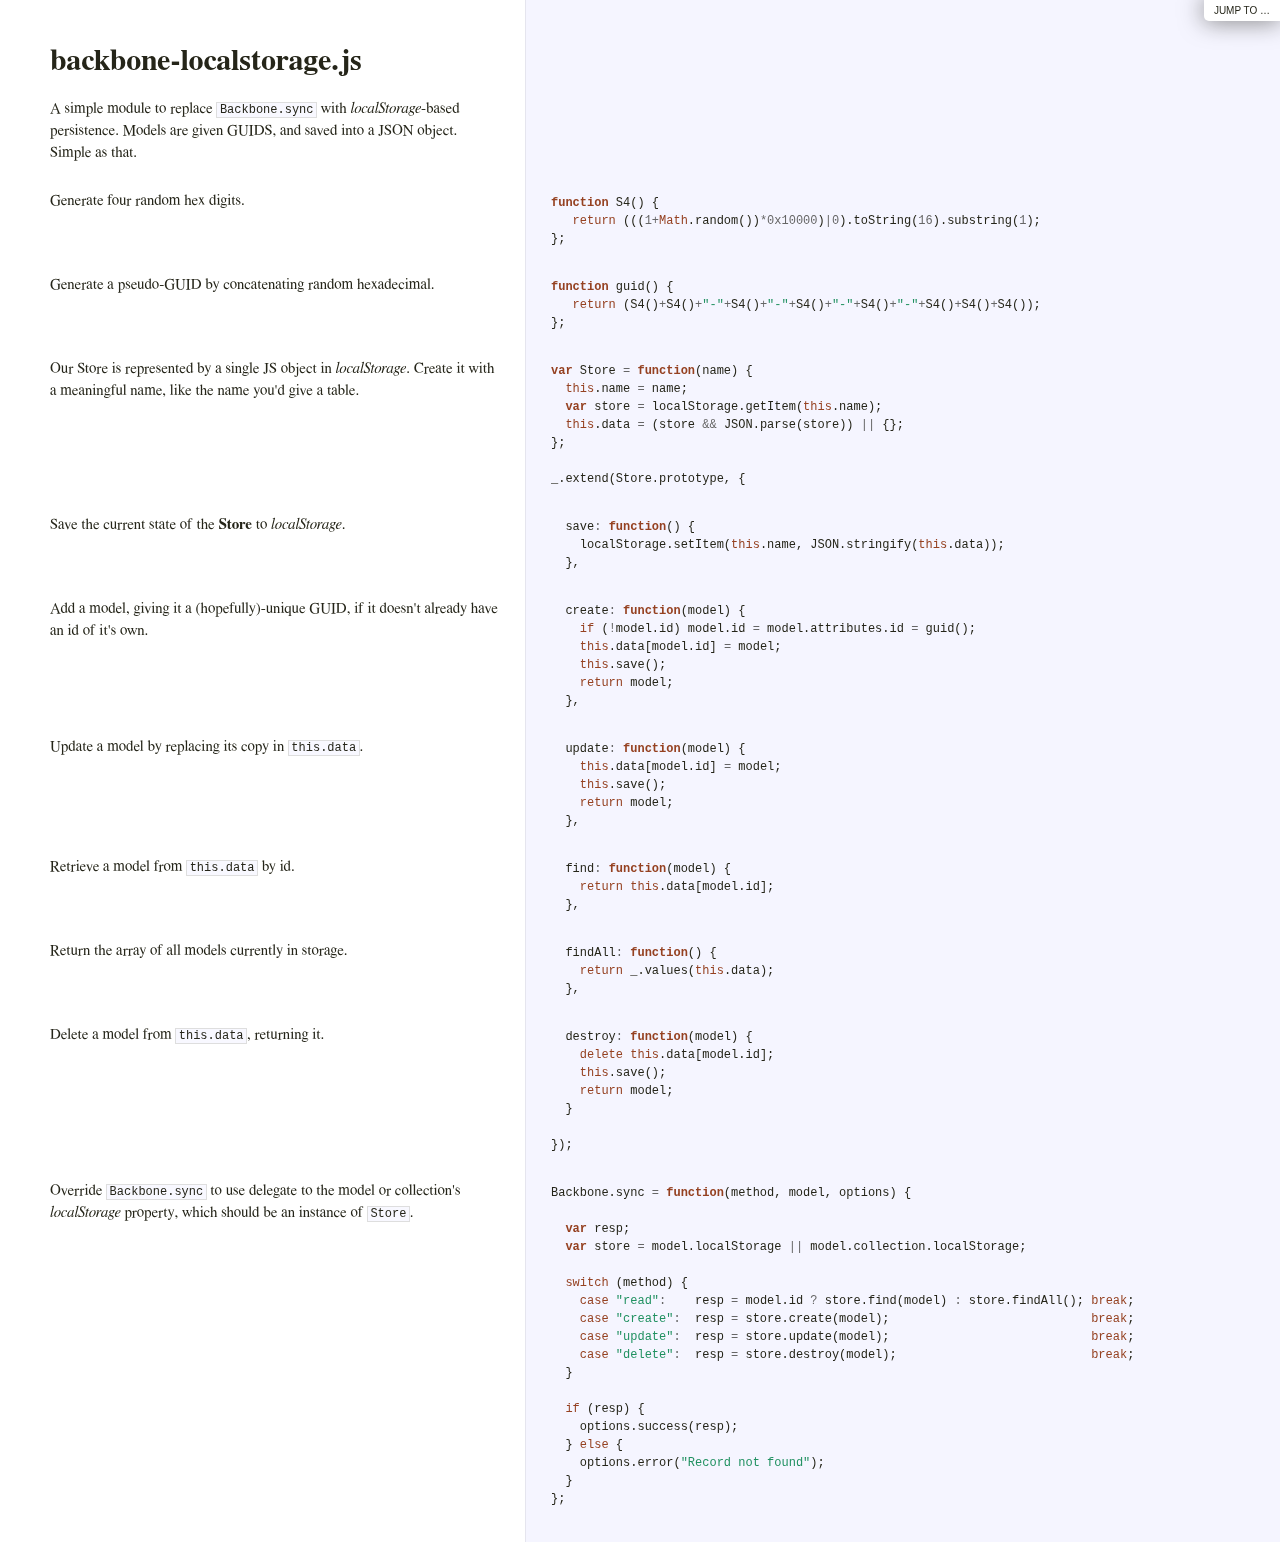
<file: static/backbone/docs/backbone-localstorage.html>
<!DOCTYPE html>  <html> <head>   <title>backbone-localstorage.js</title>   <meta http-equiv="content-type" content="text/html; charset=UTF-8">   <link rel="stylesheet" media="all" href="docco.css" /> </head> <body>   <div id="container">     <div id="background"></div>            <div id="jump_to">         Jump To &hellip;         <div id="jump_wrapper">           <div id="jump_page">                                           <a class="source" href="backbone-localstorage.html">                 backbone-localstorage.js               </a>                                           <a class="source" href="todos.html">                 todos.js               </a>                        </div>         </div>       </div>          <table cellpadding="0" cellspacing="0">       <thead>         <tr>           <th class="docs">             <h1>               backbone-localstorage.js             </h1>           </th>           <th class="code">           </th>         </tr>       </thead>       <tbody>                               <tr id="section-1">             <td class="docs">               <div class="pilwrap">                 <a class="pilcrow" href="#section-1">&#182;</a>               </div>               <p>A simple module to replace <code>Backbone.sync</code> with <em>localStorage</em>-based
persistence. Models are given GUIDS, and saved into a JSON object. Simple
as that.</p>             </td>             <td class="code">               <div class="highlight"><pre></pre></div>             </td>           </tr>                               <tr id="section-2">             <td class="docs">               <div class="pilwrap">                 <a class="pilcrow" href="#section-2">&#182;</a>               </div>               <p>Generate four random hex digits.</p>             </td>             <td class="code">               <div class="highlight"><pre><span class="kd">function</span> <span class="nx">S4</span><span class="p">()</span> <span class="p">{</span>
   <span class="k">return</span> <span class="p">(((</span><span class="mi">1</span><span class="o">+</span><span class="nb">Math</span><span class="p">.</span><span class="nx">random</span><span class="p">())</span><span class="o">*</span><span class="mh">0x10000</span><span class="p">)</span><span class="o">|</span><span class="mi">0</span><span class="p">).</span><span class="nx">toString</span><span class="p">(</span><span class="mi">16</span><span class="p">).</span><span class="nx">substring</span><span class="p">(</span><span class="mi">1</span><span class="p">);</span>
<span class="p">};</span></pre></div>             </td>           </tr>                               <tr id="section-3">             <td class="docs">               <div class="pilwrap">                 <a class="pilcrow" href="#section-3">&#182;</a>               </div>               <p>Generate a pseudo-GUID by concatenating random hexadecimal.</p>             </td>             <td class="code">               <div class="highlight"><pre><span class="kd">function</span> <span class="nx">guid</span><span class="p">()</span> <span class="p">{</span>
   <span class="k">return</span> <span class="p">(</span><span class="nx">S4</span><span class="p">()</span><span class="o">+</span><span class="nx">S4</span><span class="p">()</span><span class="o">+</span><span class="s2">&quot;-&quot;</span><span class="o">+</span><span class="nx">S4</span><span class="p">()</span><span class="o">+</span><span class="s2">&quot;-&quot;</span><span class="o">+</span><span class="nx">S4</span><span class="p">()</span><span class="o">+</span><span class="s2">&quot;-&quot;</span><span class="o">+</span><span class="nx">S4</span><span class="p">()</span><span class="o">+</span><span class="s2">&quot;-&quot;</span><span class="o">+</span><span class="nx">S4</span><span class="p">()</span><span class="o">+</span><span class="nx">S4</span><span class="p">()</span><span class="o">+</span><span class="nx">S4</span><span class="p">());</span>
<span class="p">};</span></pre></div>             </td>           </tr>                               <tr id="section-4">             <td class="docs">               <div class="pilwrap">                 <a class="pilcrow" href="#section-4">&#182;</a>               </div>               <p>Our Store is represented by a single JS object in <em>localStorage</em>. Create it
with a meaningful name, like the name you'd give a table.</p>             </td>             <td class="code">               <div class="highlight"><pre><span class="kd">var</span> <span class="nx">Store</span> <span class="o">=</span> <span class="kd">function</span><span class="p">(</span><span class="nx">name</span><span class="p">)</span> <span class="p">{</span>
  <span class="k">this</span><span class="p">.</span><span class="nx">name</span> <span class="o">=</span> <span class="nx">name</span><span class="p">;</span>
  <span class="kd">var</span> <span class="nx">store</span> <span class="o">=</span> <span class="nx">localStorage</span><span class="p">.</span><span class="nx">getItem</span><span class="p">(</span><span class="k">this</span><span class="p">.</span><span class="nx">name</span><span class="p">);</span>
  <span class="k">this</span><span class="p">.</span><span class="nx">data</span> <span class="o">=</span> <span class="p">(</span><span class="nx">store</span> <span class="o">&amp;&amp;</span> <span class="nx">JSON</span><span class="p">.</span><span class="nx">parse</span><span class="p">(</span><span class="nx">store</span><span class="p">))</span> <span class="o">||</span> <span class="p">{};</span>
<span class="p">};</span>

<span class="nx">_</span><span class="p">.</span><span class="nx">extend</span><span class="p">(</span><span class="nx">Store</span><span class="p">.</span><span class="nx">prototype</span><span class="p">,</span> <span class="p">{</span></pre></div>             </td>           </tr>                               <tr id="section-5">             <td class="docs">               <div class="pilwrap">                 <a class="pilcrow" href="#section-5">&#182;</a>               </div>               <p>Save the current state of the <strong>Store</strong> to <em>localStorage</em>.</p>             </td>             <td class="code">               <div class="highlight"><pre>  <span class="nx">save</span><span class="o">:</span> <span class="kd">function</span><span class="p">()</span> <span class="p">{</span>
    <span class="nx">localStorage</span><span class="p">.</span><span class="nx">setItem</span><span class="p">(</span><span class="k">this</span><span class="p">.</span><span class="nx">name</span><span class="p">,</span> <span class="nx">JSON</span><span class="p">.</span><span class="nx">stringify</span><span class="p">(</span><span class="k">this</span><span class="p">.</span><span class="nx">data</span><span class="p">));</span>
  <span class="p">},</span></pre></div>             </td>           </tr>                               <tr id="section-6">             <td class="docs">               <div class="pilwrap">                 <a class="pilcrow" href="#section-6">&#182;</a>               </div>               <p>Add a model, giving it a (hopefully)-unique GUID, if it doesn't already
have an id of it's own.</p>             </td>             <td class="code">               <div class="highlight"><pre>  <span class="nx">create</span><span class="o">:</span> <span class="kd">function</span><span class="p">(</span><span class="nx">model</span><span class="p">)</span> <span class="p">{</span>
    <span class="k">if</span> <span class="p">(</span><span class="o">!</span><span class="nx">model</span><span class="p">.</span><span class="nx">id</span><span class="p">)</span> <span class="nx">model</span><span class="p">.</span><span class="nx">id</span> <span class="o">=</span> <span class="nx">model</span><span class="p">.</span><span class="nx">attributes</span><span class="p">.</span><span class="nx">id</span> <span class="o">=</span> <span class="nx">guid</span><span class="p">();</span>
    <span class="k">this</span><span class="p">.</span><span class="nx">data</span><span class="p">[</span><span class="nx">model</span><span class="p">.</span><span class="nx">id</span><span class="p">]</span> <span class="o">=</span> <span class="nx">model</span><span class="p">;</span>
    <span class="k">this</span><span class="p">.</span><span class="nx">save</span><span class="p">();</span>
    <span class="k">return</span> <span class="nx">model</span><span class="p">;</span>
  <span class="p">},</span></pre></div>             </td>           </tr>                               <tr id="section-7">             <td class="docs">               <div class="pilwrap">                 <a class="pilcrow" href="#section-7">&#182;</a>               </div>               <p>Update a model by replacing its copy in <code>this.data</code>.</p>             </td>             <td class="code">               <div class="highlight"><pre>  <span class="nx">update</span><span class="o">:</span> <span class="kd">function</span><span class="p">(</span><span class="nx">model</span><span class="p">)</span> <span class="p">{</span>
    <span class="k">this</span><span class="p">.</span><span class="nx">data</span><span class="p">[</span><span class="nx">model</span><span class="p">.</span><span class="nx">id</span><span class="p">]</span> <span class="o">=</span> <span class="nx">model</span><span class="p">;</span>
    <span class="k">this</span><span class="p">.</span><span class="nx">save</span><span class="p">();</span>
    <span class="k">return</span> <span class="nx">model</span><span class="p">;</span>
  <span class="p">},</span></pre></div>             </td>           </tr>                               <tr id="section-8">             <td class="docs">               <div class="pilwrap">                 <a class="pilcrow" href="#section-8">&#182;</a>               </div>               <p>Retrieve a model from <code>this.data</code> by id.</p>             </td>             <td class="code">               <div class="highlight"><pre>  <span class="nx">find</span><span class="o">:</span> <span class="kd">function</span><span class="p">(</span><span class="nx">model</span><span class="p">)</span> <span class="p">{</span>
    <span class="k">return</span> <span class="k">this</span><span class="p">.</span><span class="nx">data</span><span class="p">[</span><span class="nx">model</span><span class="p">.</span><span class="nx">id</span><span class="p">];</span>
  <span class="p">},</span></pre></div>             </td>           </tr>                               <tr id="section-9">             <td class="docs">               <div class="pilwrap">                 <a class="pilcrow" href="#section-9">&#182;</a>               </div>               <p>Return the array of all models currently in storage.</p>             </td>             <td class="code">               <div class="highlight"><pre>  <span class="nx">findAll</span><span class="o">:</span> <span class="kd">function</span><span class="p">()</span> <span class="p">{</span>
    <span class="k">return</span> <span class="nx">_</span><span class="p">.</span><span class="nx">values</span><span class="p">(</span><span class="k">this</span><span class="p">.</span><span class="nx">data</span><span class="p">);</span>
  <span class="p">},</span></pre></div>             </td>           </tr>                               <tr id="section-10">             <td class="docs">               <div class="pilwrap">                 <a class="pilcrow" href="#section-10">&#182;</a>               </div>               <p>Delete a model from <code>this.data</code>, returning it.</p>             </td>             <td class="code">               <div class="highlight"><pre>  <span class="nx">destroy</span><span class="o">:</span> <span class="kd">function</span><span class="p">(</span><span class="nx">model</span><span class="p">)</span> <span class="p">{</span>
    <span class="k">delete</span> <span class="k">this</span><span class="p">.</span><span class="nx">data</span><span class="p">[</span><span class="nx">model</span><span class="p">.</span><span class="nx">id</span><span class="p">];</span>
    <span class="k">this</span><span class="p">.</span><span class="nx">save</span><span class="p">();</span>
    <span class="k">return</span> <span class="nx">model</span><span class="p">;</span>
  <span class="p">}</span>

<span class="p">});</span></pre></div>             </td>           </tr>                               <tr id="section-11">             <td class="docs">               <div class="pilwrap">                 <a class="pilcrow" href="#section-11">&#182;</a>               </div>               <p>Override <code>Backbone.sync</code> to use delegate to the model or collection's
<em>localStorage</em> property, which should be an instance of <code>Store</code>.</p>             </td>             <td class="code">               <div class="highlight"><pre><span class="nx">Backbone</span><span class="p">.</span><span class="nx">sync</span> <span class="o">=</span> <span class="kd">function</span><span class="p">(</span><span class="nx">method</span><span class="p">,</span> <span class="nx">model</span><span class="p">,</span> <span class="nx">options</span><span class="p">)</span> <span class="p">{</span>

  <span class="kd">var</span> <span class="nx">resp</span><span class="p">;</span>
  <span class="kd">var</span> <span class="nx">store</span> <span class="o">=</span> <span class="nx">model</span><span class="p">.</span><span class="nx">localStorage</span> <span class="o">||</span> <span class="nx">model</span><span class="p">.</span><span class="nx">collection</span><span class="p">.</span><span class="nx">localStorage</span><span class="p">;</span>

  <span class="k">switch</span> <span class="p">(</span><span class="nx">method</span><span class="p">)</span> <span class="p">{</span>
    <span class="k">case</span> <span class="s2">&quot;read&quot;</span><span class="o">:</span>    <span class="nx">resp</span> <span class="o">=</span> <span class="nx">model</span><span class="p">.</span><span class="nx">id</span> <span class="o">?</span> <span class="nx">store</span><span class="p">.</span><span class="nx">find</span><span class="p">(</span><span class="nx">model</span><span class="p">)</span> <span class="o">:</span> <span class="nx">store</span><span class="p">.</span><span class="nx">findAll</span><span class="p">();</span> <span class="k">break</span><span class="p">;</span>
    <span class="k">case</span> <span class="s2">&quot;create&quot;</span><span class="o">:</span>  <span class="nx">resp</span> <span class="o">=</span> <span class="nx">store</span><span class="p">.</span><span class="nx">create</span><span class="p">(</span><span class="nx">model</span><span class="p">);</span>                            <span class="k">break</span><span class="p">;</span>
    <span class="k">case</span> <span class="s2">&quot;update&quot;</span><span class="o">:</span>  <span class="nx">resp</span> <span class="o">=</span> <span class="nx">store</span><span class="p">.</span><span class="nx">update</span><span class="p">(</span><span class="nx">model</span><span class="p">);</span>                            <span class="k">break</span><span class="p">;</span>
    <span class="k">case</span> <span class="s2">&quot;delete&quot;</span><span class="o">:</span>  <span class="nx">resp</span> <span class="o">=</span> <span class="nx">store</span><span class="p">.</span><span class="nx">destroy</span><span class="p">(</span><span class="nx">model</span><span class="p">);</span>                           <span class="k">break</span><span class="p">;</span>
  <span class="p">}</span>

  <span class="k">if</span> <span class="p">(</span><span class="nx">resp</span><span class="p">)</span> <span class="p">{</span>
    <span class="nx">options</span><span class="p">.</span><span class="nx">success</span><span class="p">(</span><span class="nx">resp</span><span class="p">);</span>
  <span class="p">}</span> <span class="k">else</span> <span class="p">{</span>
    <span class="nx">options</span><span class="p">.</span><span class="nx">error</span><span class="p">(</span><span class="s2">&quot;Record not found&quot;</span><span class="p">);</span>
  <span class="p">}</span>
<span class="p">};</span>

</pre></div>             </td>           </tr>                </tbody>     </table>   </div> </body> </html>
</file>
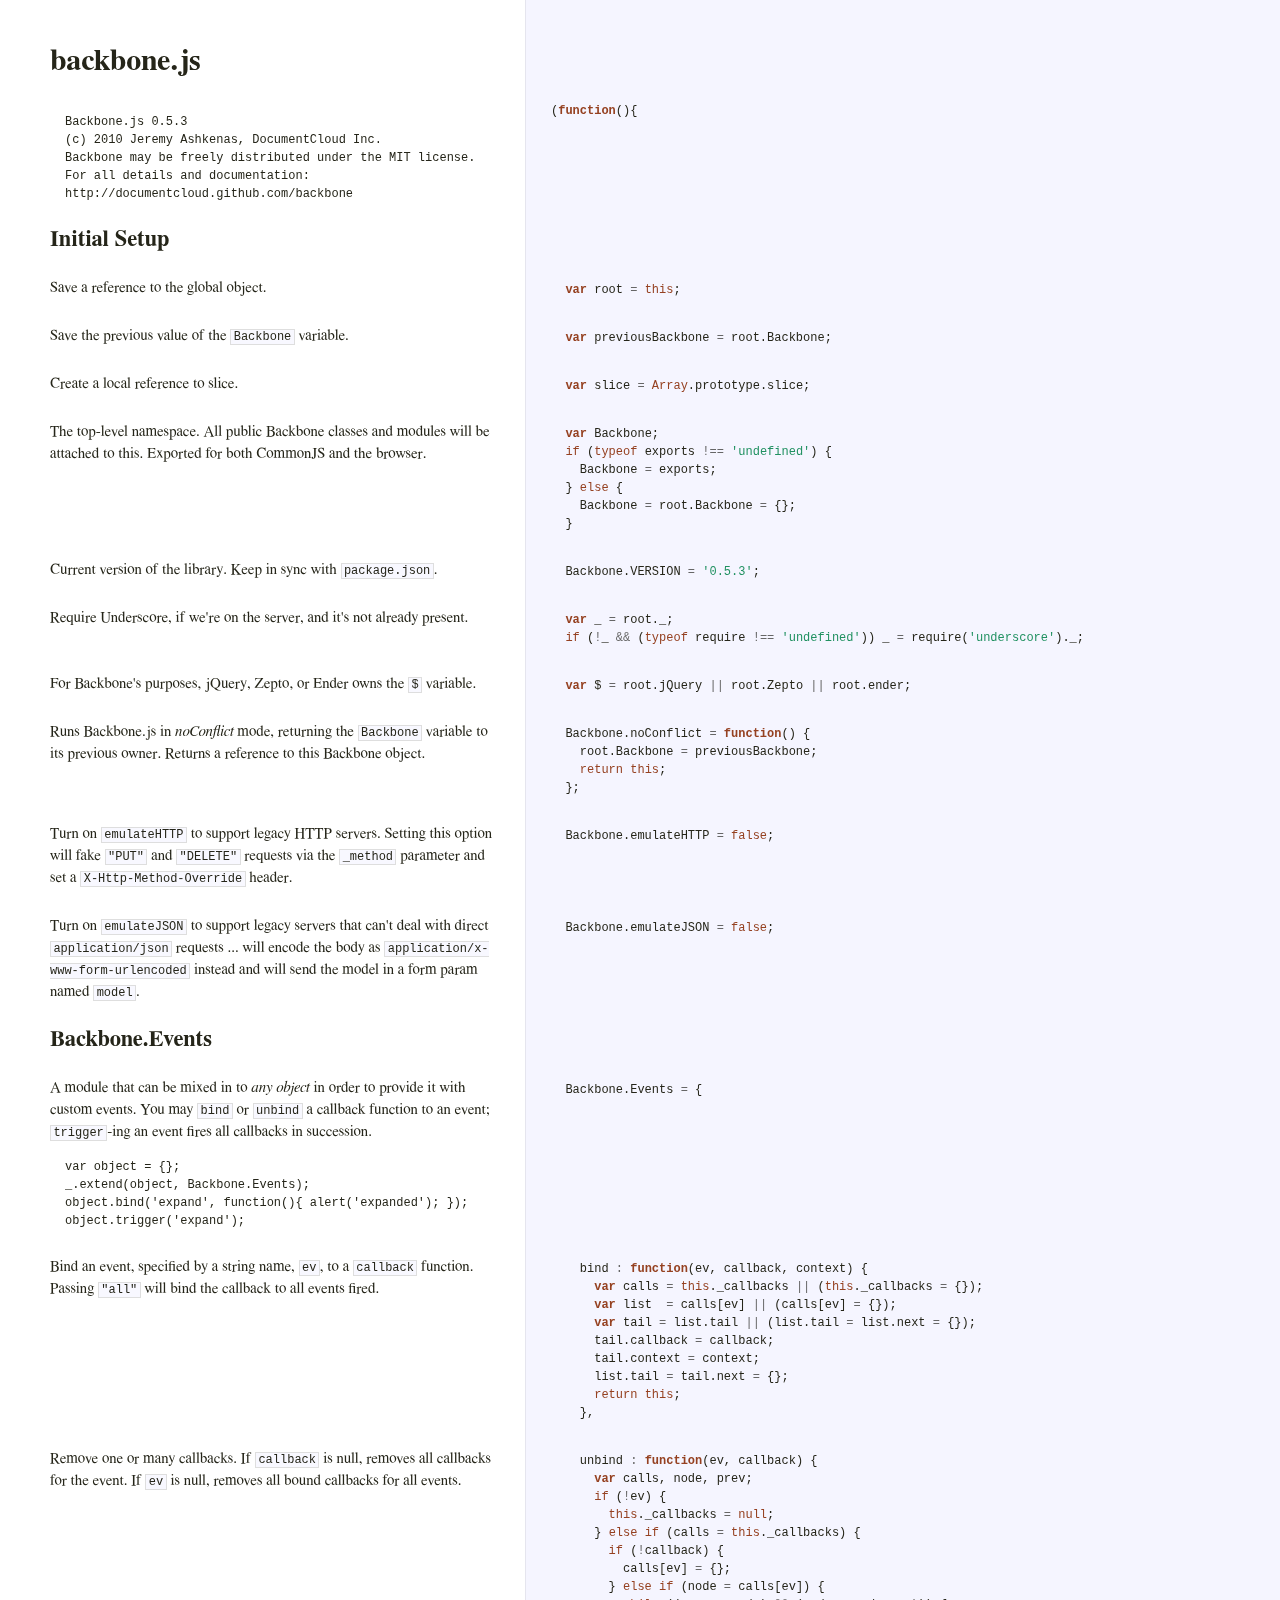
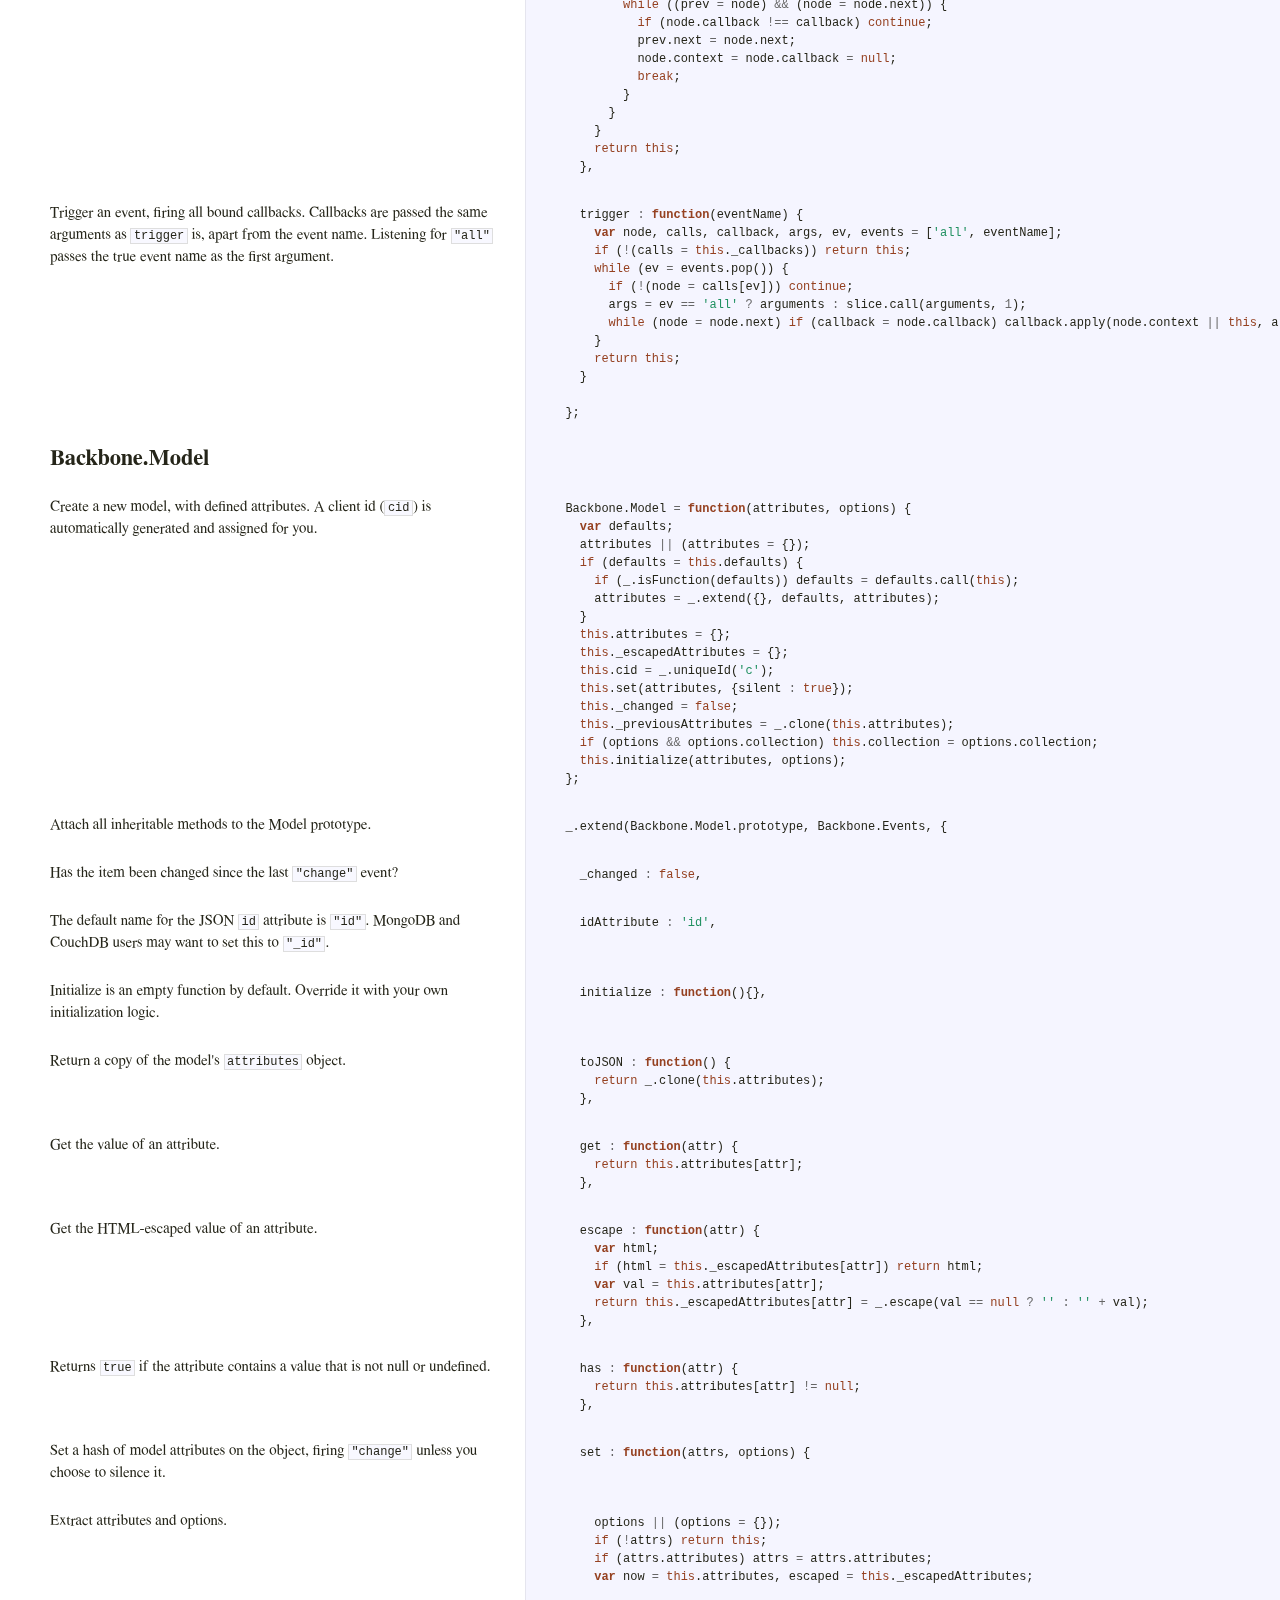
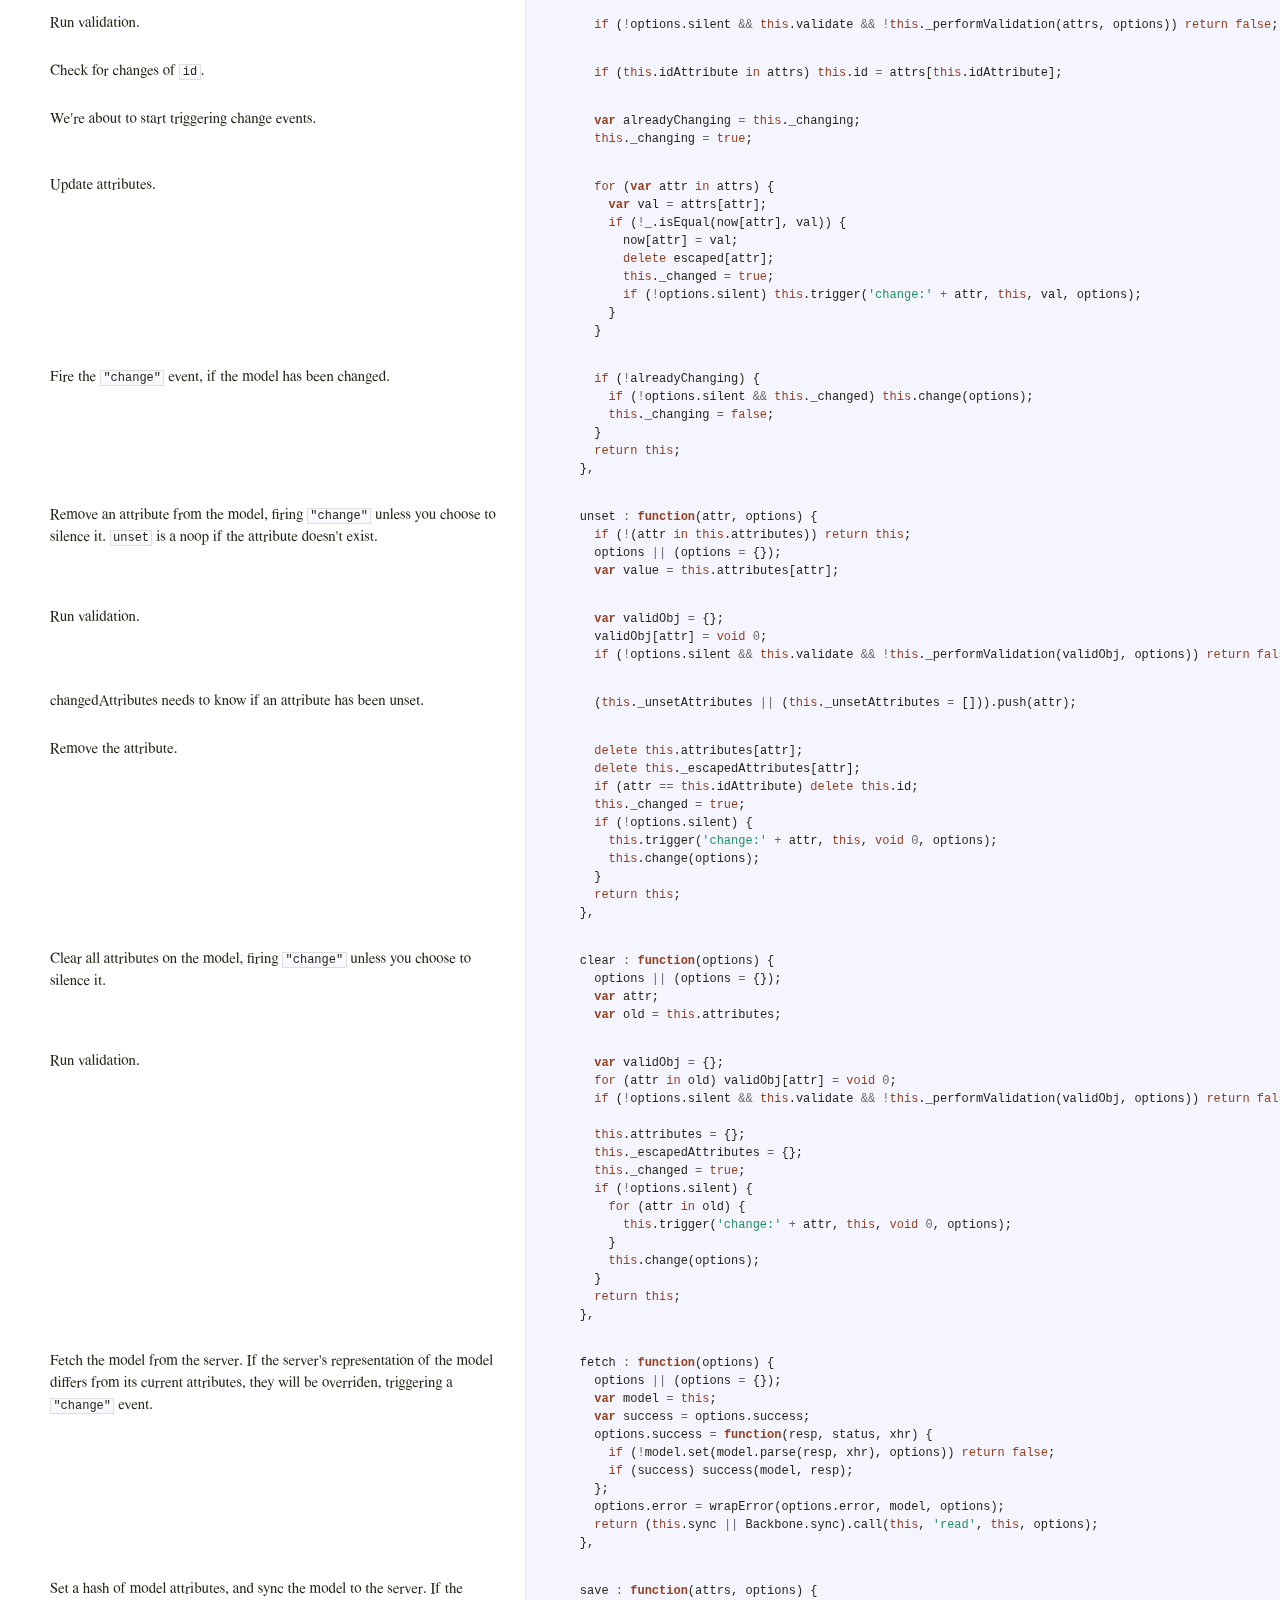
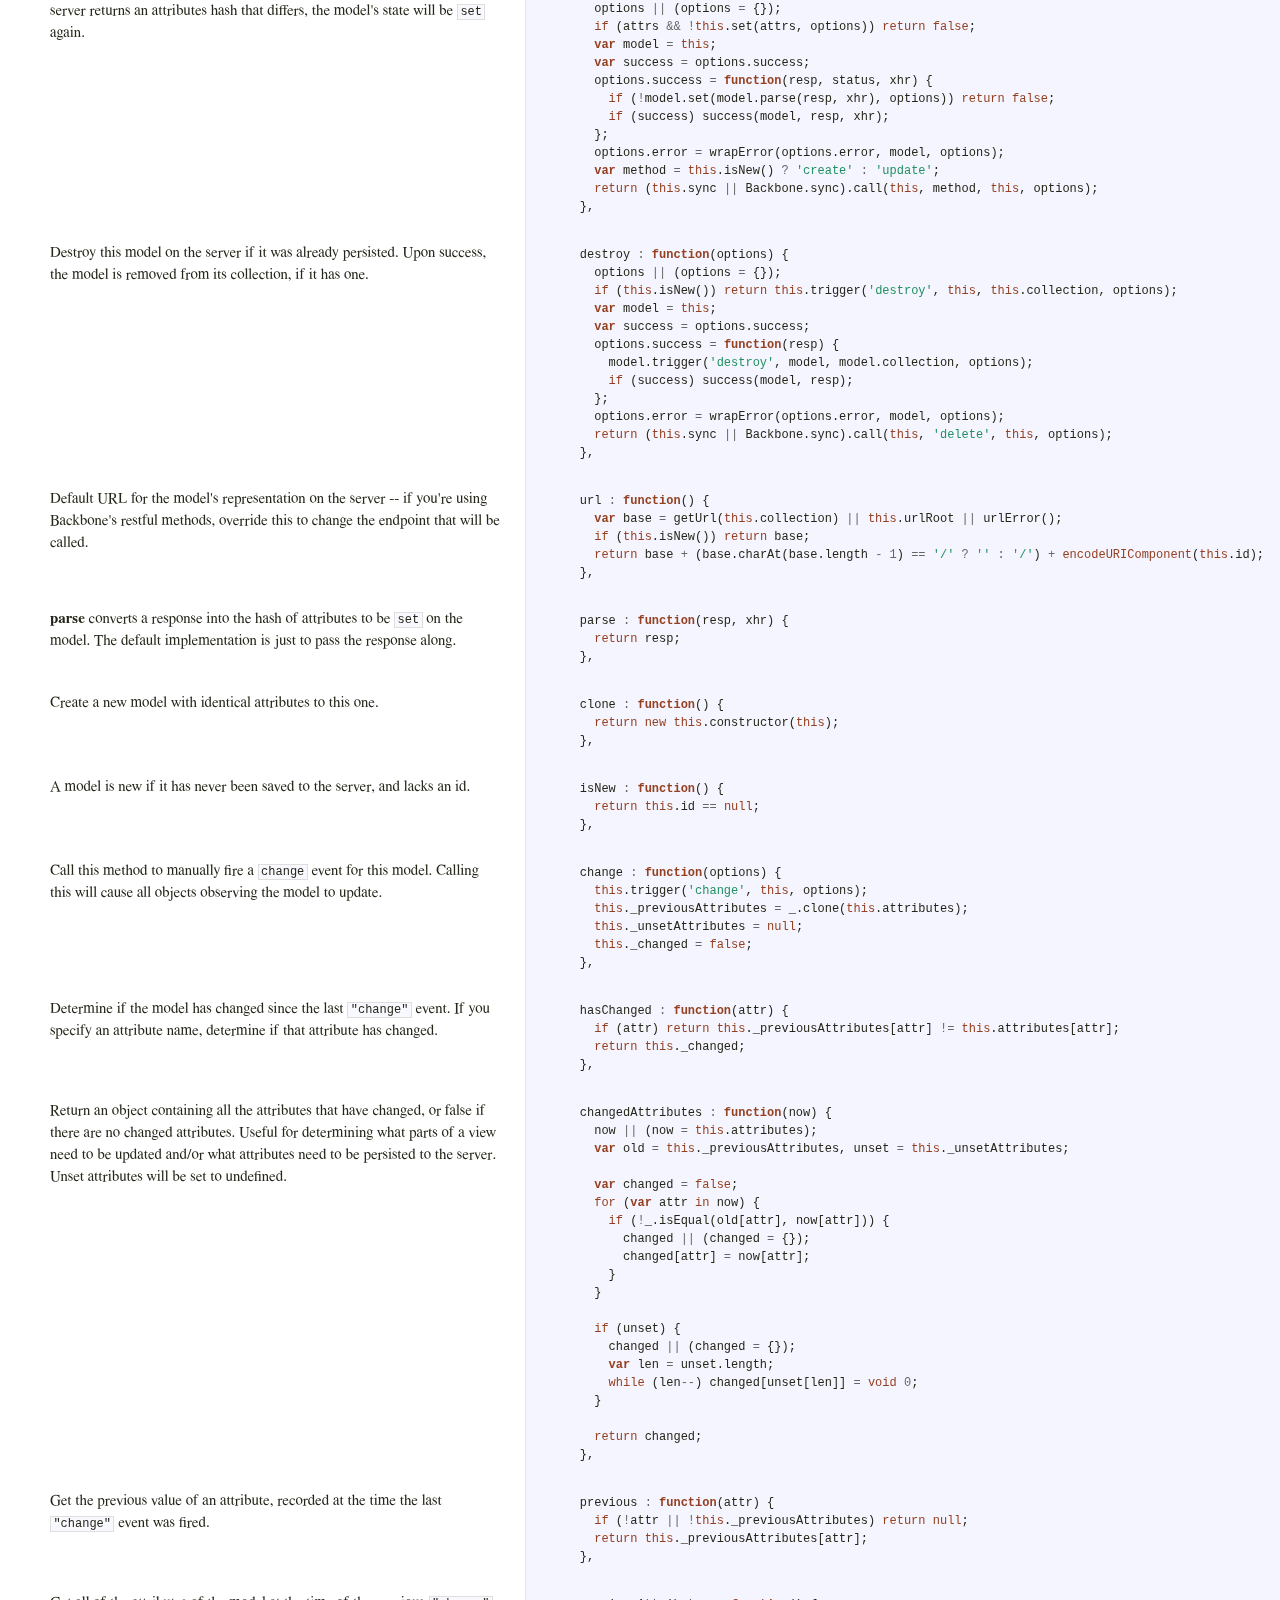
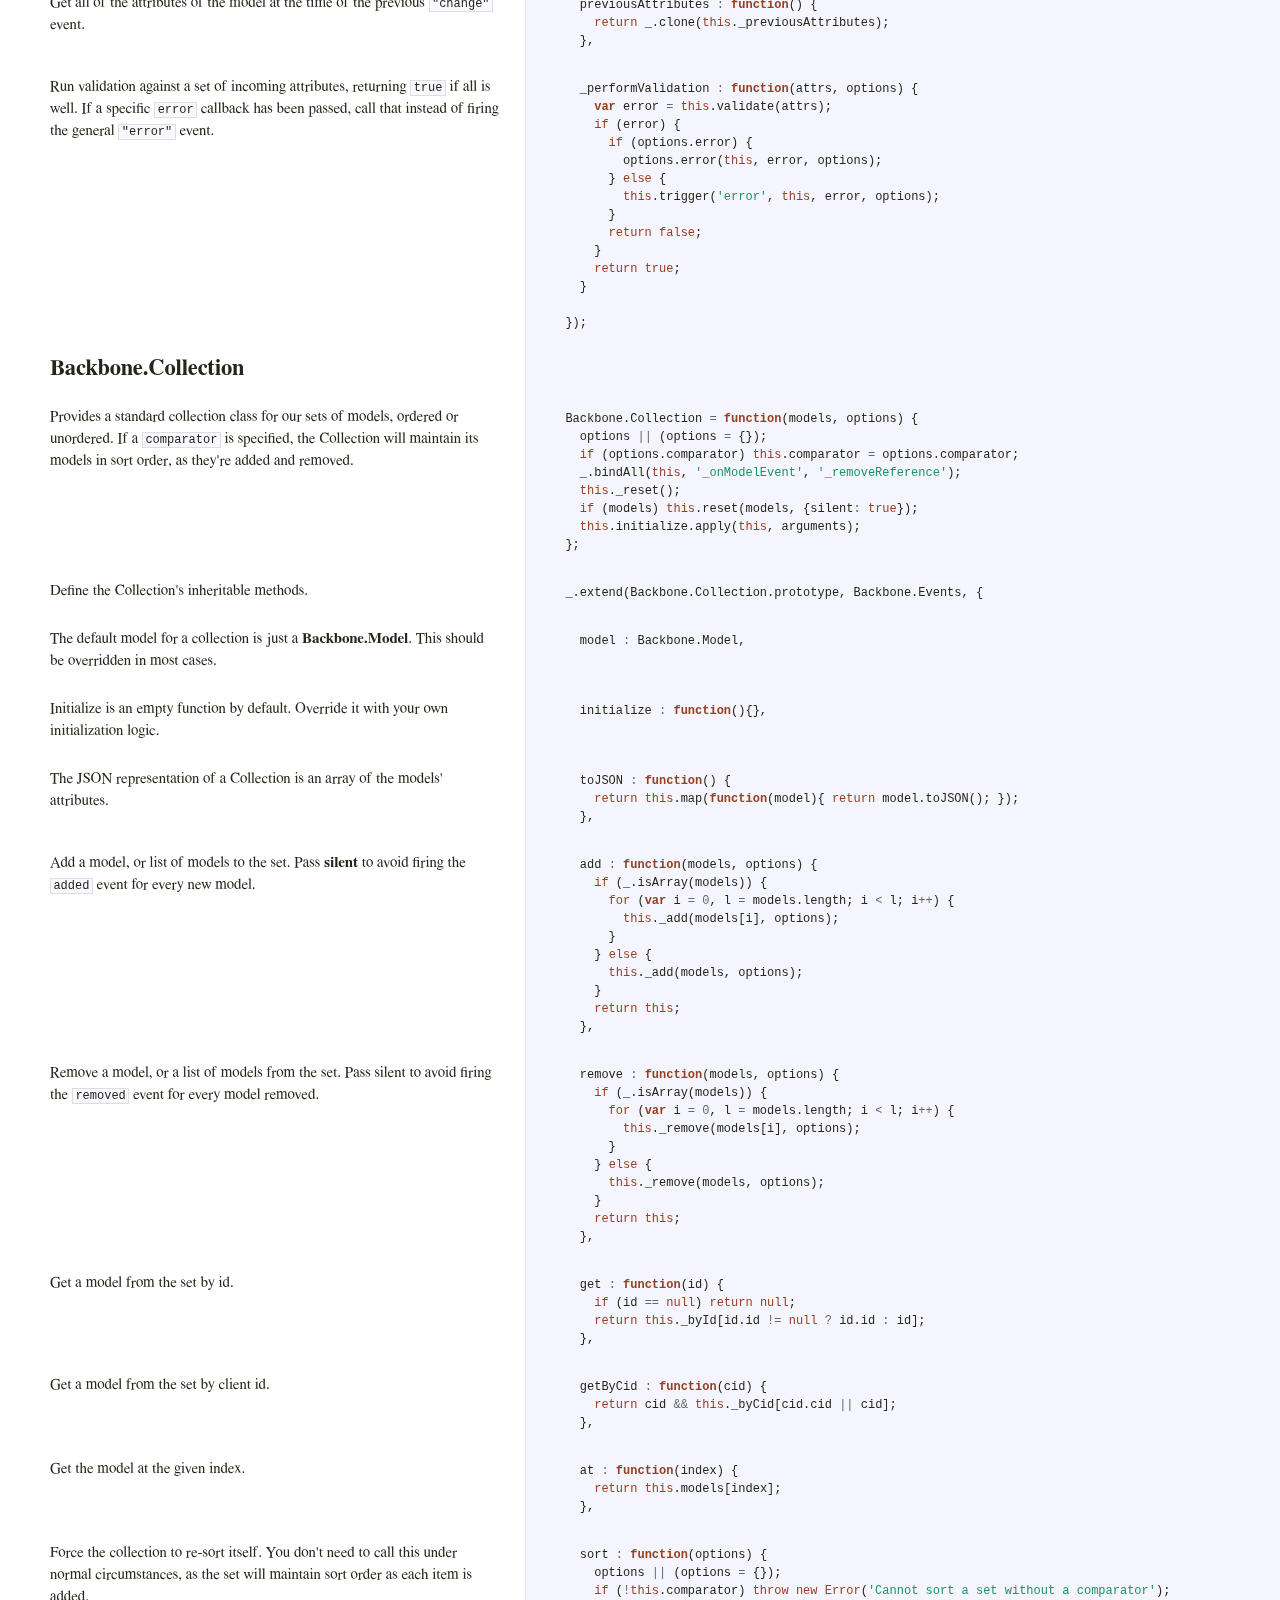
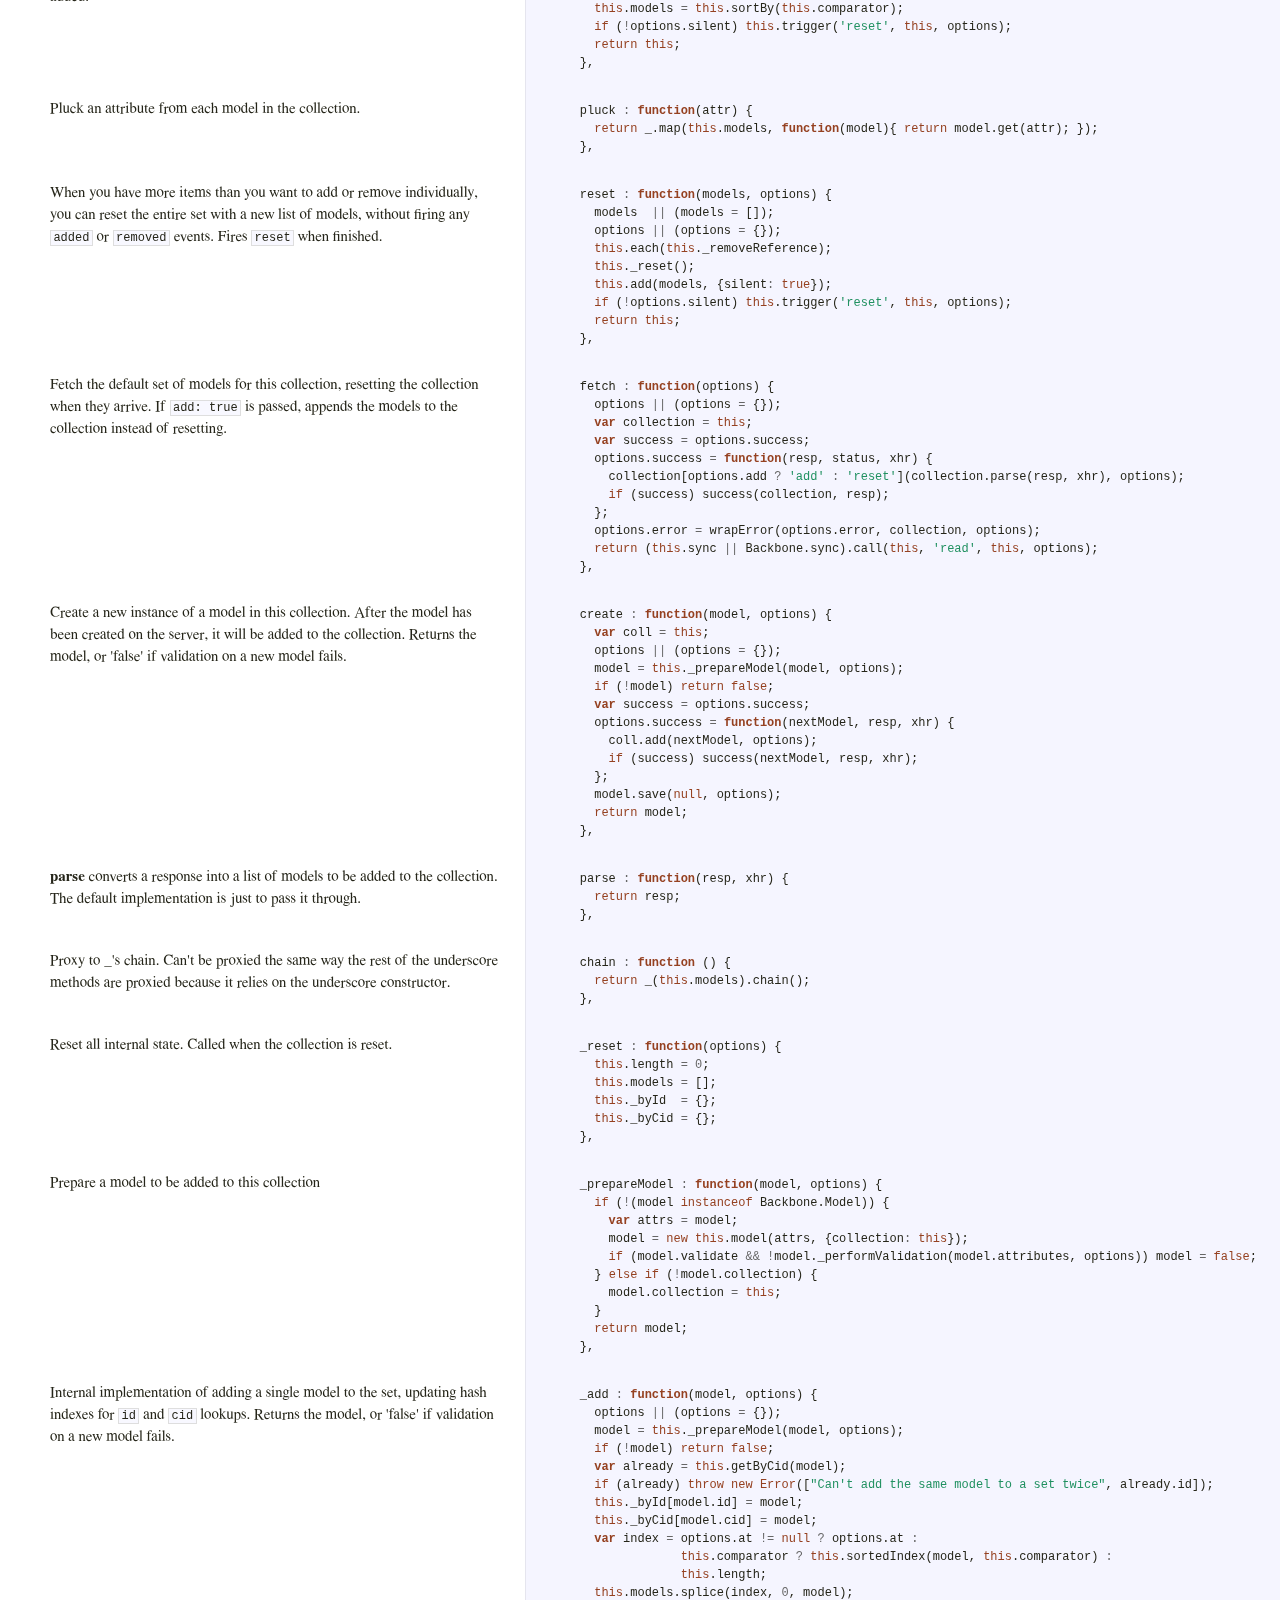
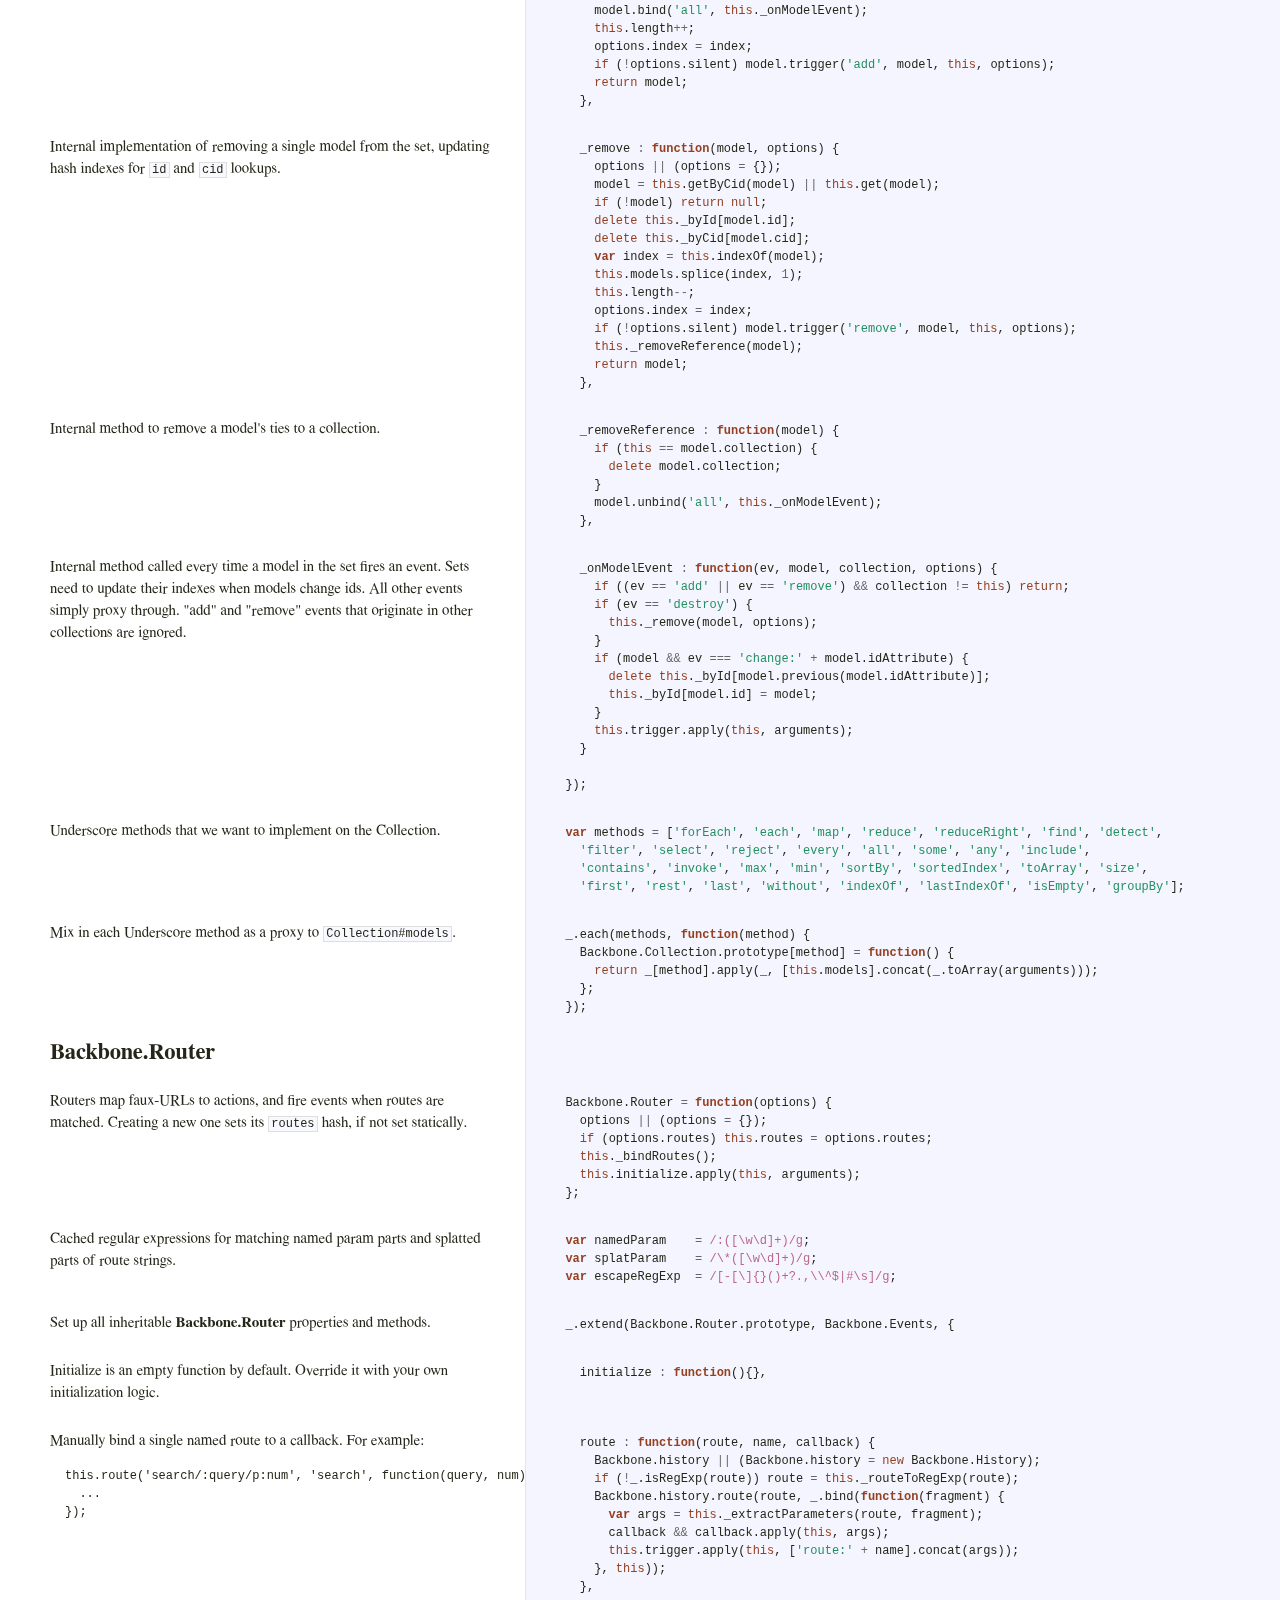
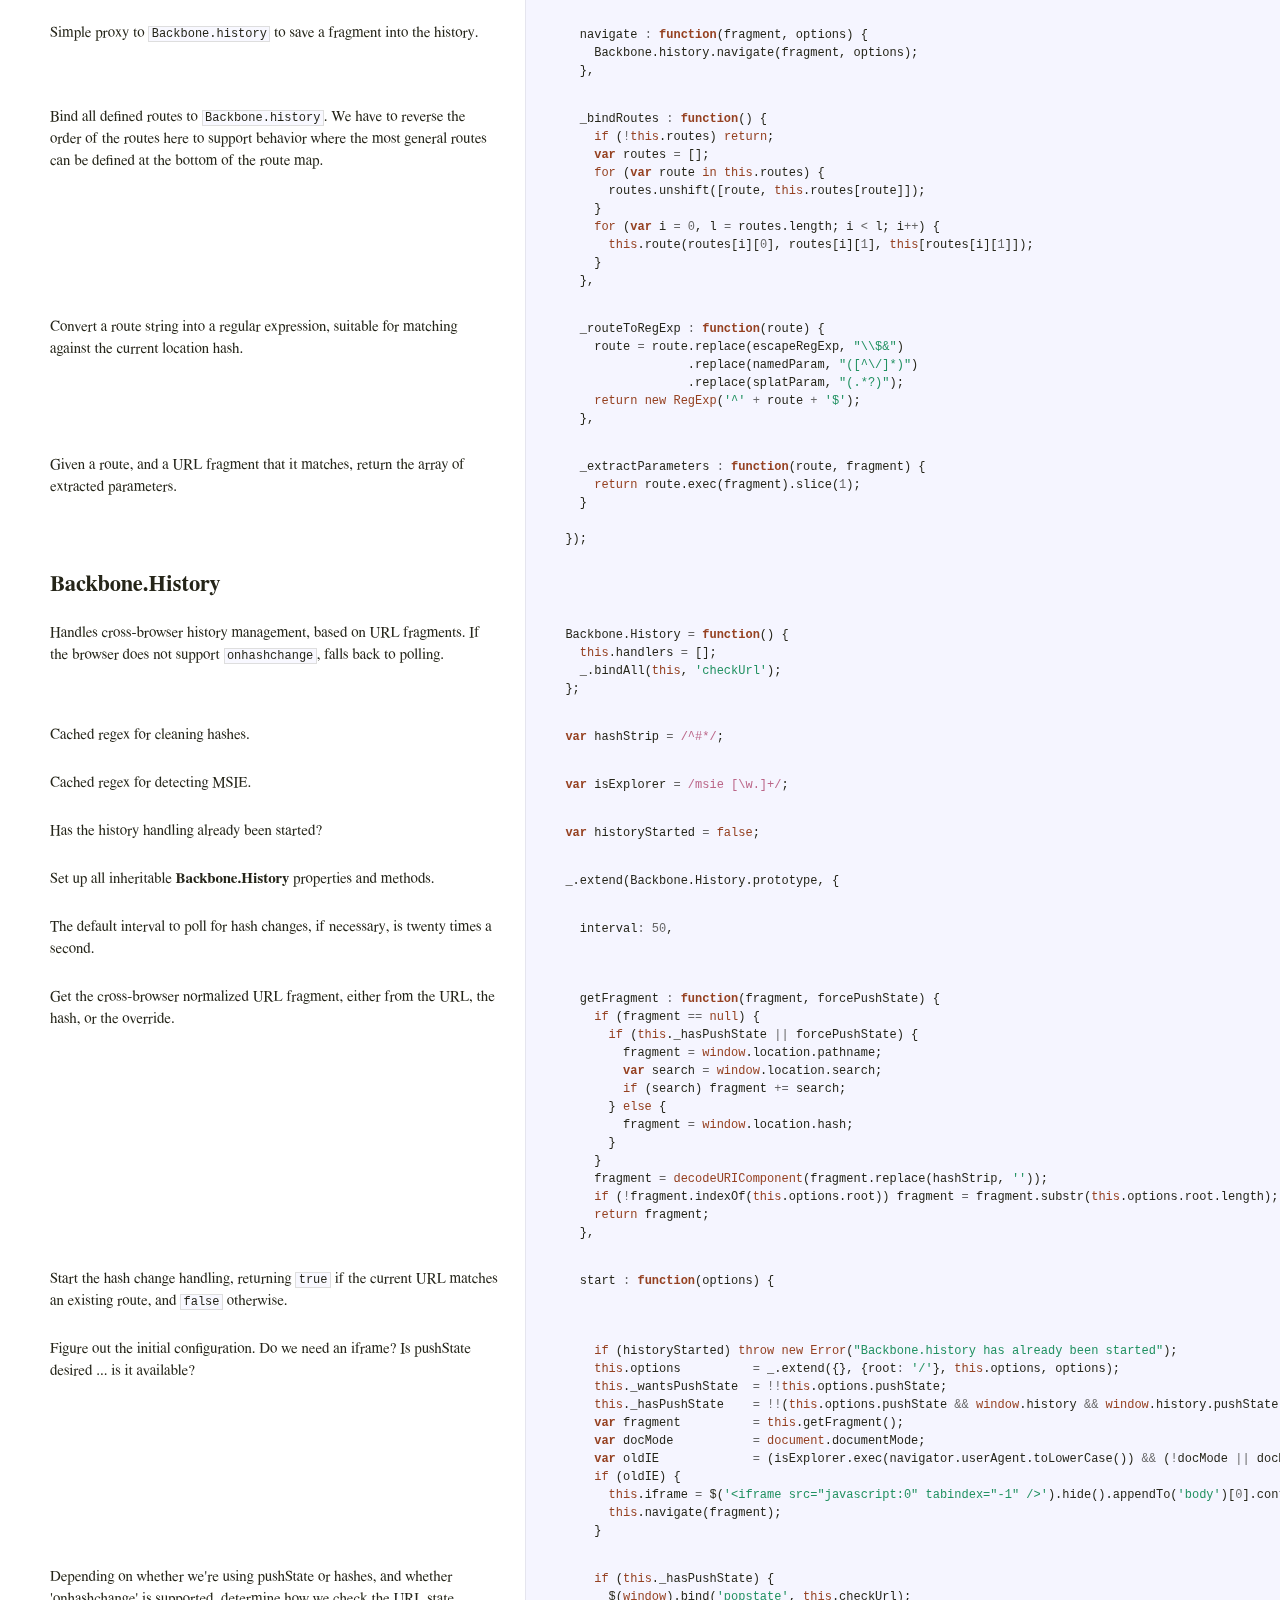
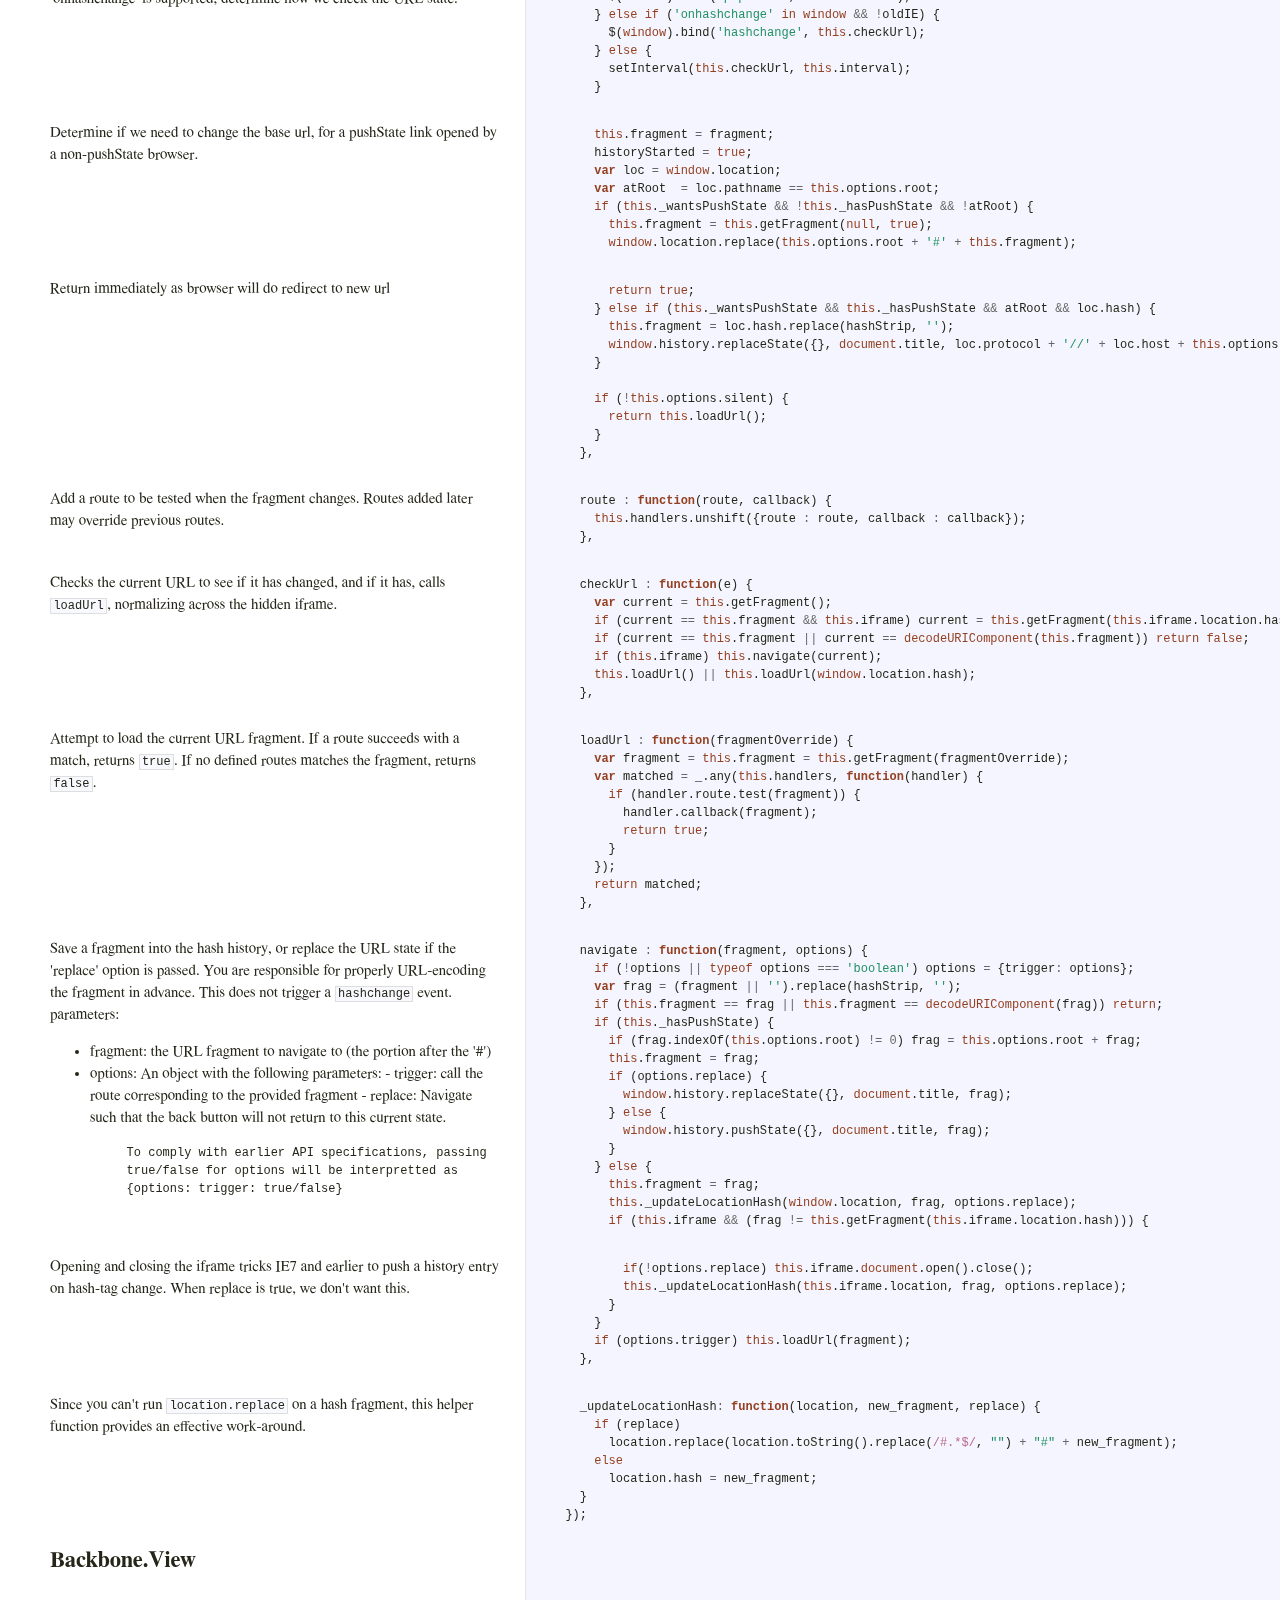
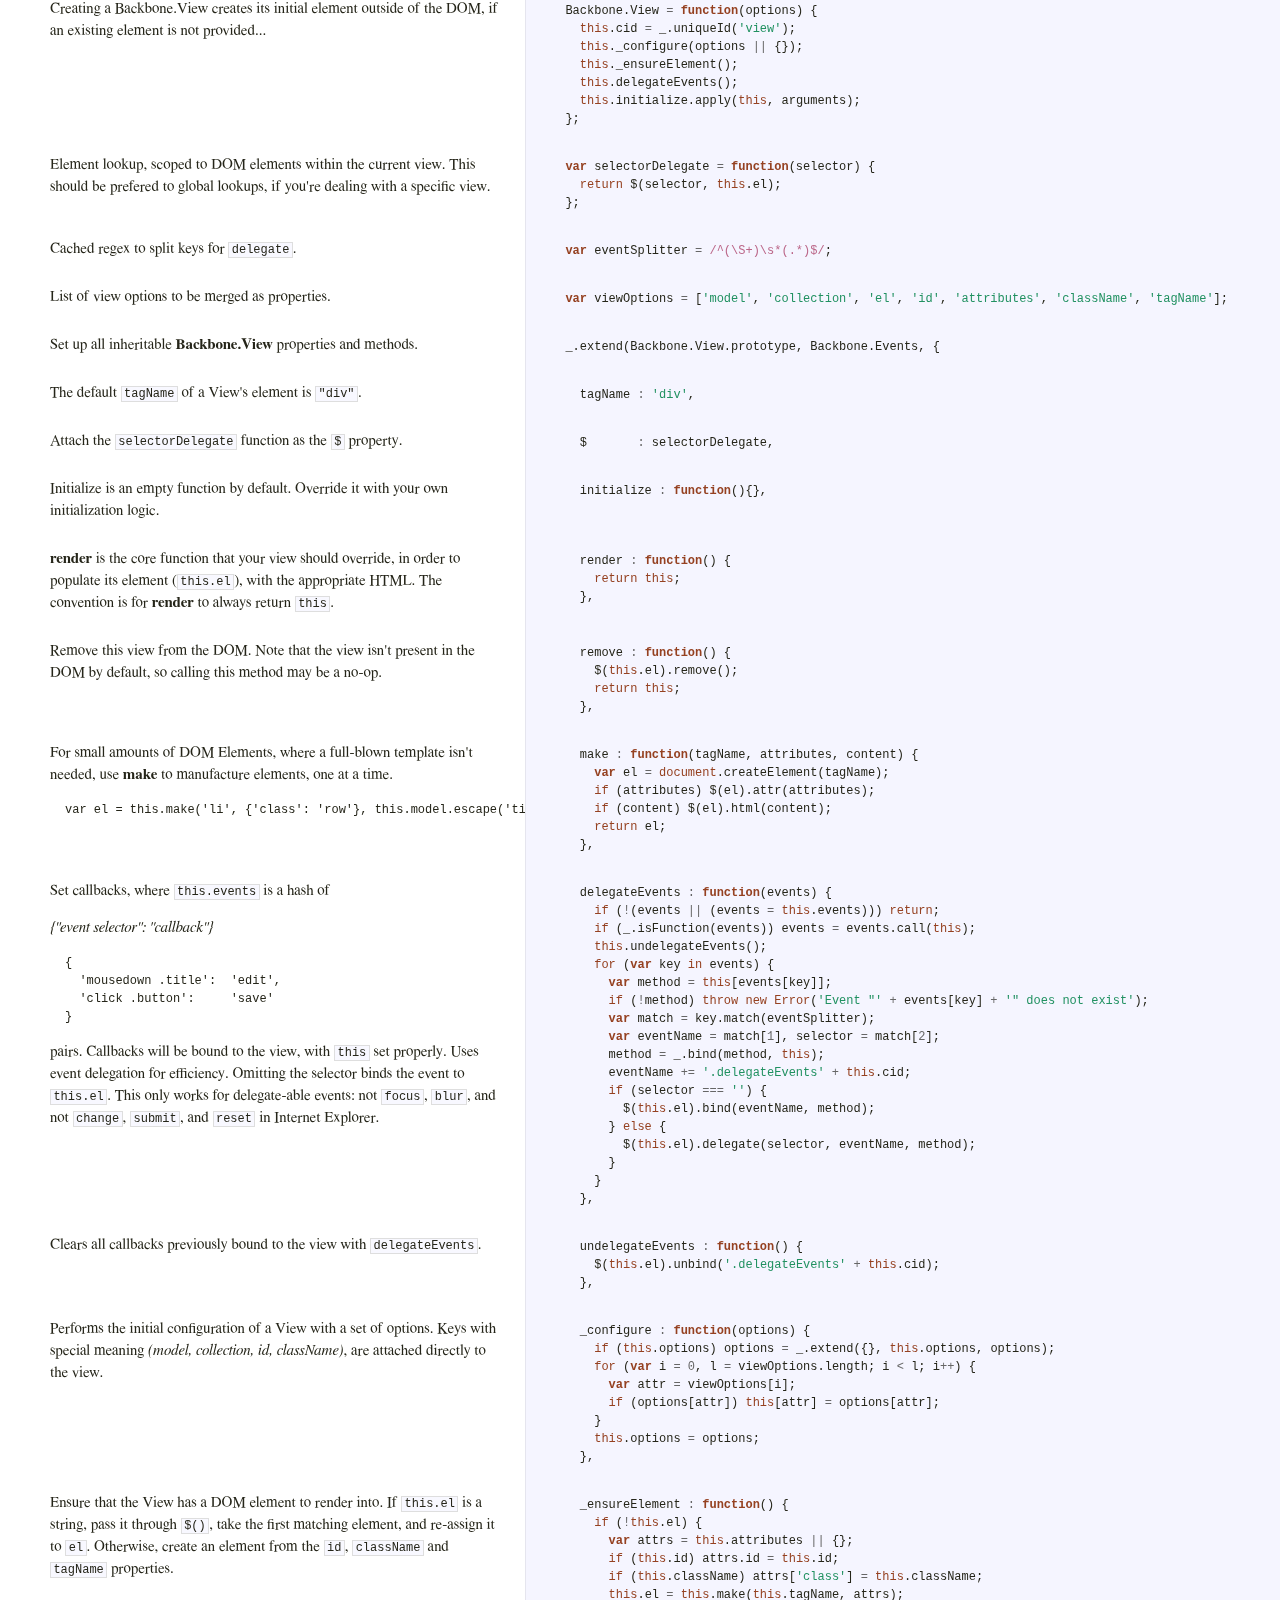
<file: static/backbone/docs/backbone.html>
<!DOCTYPE html>  <html> <head>   <title>backbone.js</title>   <meta http-equiv="content-type" content="text/html; charset=UTF-8">   <link rel="stylesheet" media="all" href="docco.css" /> </head> <body>   <div id="container">     <div id="background"></div>          <table cellpadding="0" cellspacing="0">       <thead>         <tr>           <th class="docs">             <h1>               backbone.js             </h1>           </th>           <th class="code">           </th>         </tr>       </thead>       <tbody>                               <tr id="section-1">             <td class="docs">               <div class="pilwrap">                 <a class="pilcrow" href="#section-1">&#182;</a>               </div>               <pre><code>Backbone.js 0.5.3
(c) 2010 Jeremy Ashkenas, DocumentCloud Inc.
Backbone may be freely distributed under the MIT license.
For all details and documentation:
http://documentcloud.github.com/backbone
</code></pre>             </td>             <td class="code">               <div class="highlight"><pre><span class="p">(</span><span class="kd">function</span><span class="p">(){</span></pre></div>             </td>           </tr>                               <tr id="section-2">             <td class="docs">               <div class="pilwrap">                 <a class="pilcrow" href="#section-2">&#182;</a>               </div>               <h2>Initial Setup</h2>             </td>             <td class="code">               <div class="highlight"><pre></pre></div>             </td>           </tr>                               <tr id="section-3">             <td class="docs">               <div class="pilwrap">                 <a class="pilcrow" href="#section-3">&#182;</a>               </div>               <p>Save a reference to the global object.</p>             </td>             <td class="code">               <div class="highlight"><pre>  <span class="kd">var</span> <span class="nx">root</span> <span class="o">=</span> <span class="k">this</span><span class="p">;</span></pre></div>             </td>           </tr>                               <tr id="section-4">             <td class="docs">               <div class="pilwrap">                 <a class="pilcrow" href="#section-4">&#182;</a>               </div>               <p>Save the previous value of the <code>Backbone</code> variable.</p>             </td>             <td class="code">               <div class="highlight"><pre>  <span class="kd">var</span> <span class="nx">previousBackbone</span> <span class="o">=</span> <span class="nx">root</span><span class="p">.</span><span class="nx">Backbone</span><span class="p">;</span></pre></div>             </td>           </tr>                               <tr id="section-5">             <td class="docs">               <div class="pilwrap">                 <a class="pilcrow" href="#section-5">&#182;</a>               </div>               <p>Create a local reference to slice.</p>             </td>             <td class="code">               <div class="highlight"><pre>  <span class="kd">var</span> <span class="nx">slice</span> <span class="o">=</span> <span class="nb">Array</span><span class="p">.</span><span class="nx">prototype</span><span class="p">.</span><span class="nx">slice</span><span class="p">;</span></pre></div>             </td>           </tr>                               <tr id="section-6">             <td class="docs">               <div class="pilwrap">                 <a class="pilcrow" href="#section-6">&#182;</a>               </div>               <p>The top-level namespace. All public Backbone classes and modules will
be attached to this. Exported for both CommonJS and the browser.</p>             </td>             <td class="code">               <div class="highlight"><pre>  <span class="kd">var</span> <span class="nx">Backbone</span><span class="p">;</span>
  <span class="k">if</span> <span class="p">(</span><span class="k">typeof</span> <span class="nx">exports</span> <span class="o">!==</span> <span class="s1">&#39;undefined&#39;</span><span class="p">)</span> <span class="p">{</span>
    <span class="nx">Backbone</span> <span class="o">=</span> <span class="nx">exports</span><span class="p">;</span>
  <span class="p">}</span> <span class="k">else</span> <span class="p">{</span>
    <span class="nx">Backbone</span> <span class="o">=</span> <span class="nx">root</span><span class="p">.</span><span class="nx">Backbone</span> <span class="o">=</span> <span class="p">{};</span>
  <span class="p">}</span></pre></div>             </td>           </tr>                               <tr id="section-7">             <td class="docs">               <div class="pilwrap">                 <a class="pilcrow" href="#section-7">&#182;</a>               </div>               <p>Current version of the library. Keep in sync with <code>package.json</code>.</p>             </td>             <td class="code">               <div class="highlight"><pre>  <span class="nx">Backbone</span><span class="p">.</span><span class="nx">VERSION</span> <span class="o">=</span> <span class="s1">&#39;0.5.3&#39;</span><span class="p">;</span></pre></div>             </td>           </tr>                               <tr id="section-8">             <td class="docs">               <div class="pilwrap">                 <a class="pilcrow" href="#section-8">&#182;</a>               </div>               <p>Require Underscore, if we're on the server, and it's not already present.</p>             </td>             <td class="code">               <div class="highlight"><pre>  <span class="kd">var</span> <span class="nx">_</span> <span class="o">=</span> <span class="nx">root</span><span class="p">.</span><span class="nx">_</span><span class="p">;</span>
  <span class="k">if</span> <span class="p">(</span><span class="o">!</span><span class="nx">_</span> <span class="o">&amp;&amp;</span> <span class="p">(</span><span class="k">typeof</span> <span class="nx">require</span> <span class="o">!==</span> <span class="s1">&#39;undefined&#39;</span><span class="p">))</span> <span class="nx">_</span> <span class="o">=</span> <span class="nx">require</span><span class="p">(</span><span class="s1">&#39;underscore&#39;</span><span class="p">).</span><span class="nx">_</span><span class="p">;</span></pre></div>             </td>           </tr>                               <tr id="section-9">             <td class="docs">               <div class="pilwrap">                 <a class="pilcrow" href="#section-9">&#182;</a>               </div>               <p>For Backbone's purposes, jQuery, Zepto, or Ender owns the <code>$</code> variable.</p>             </td>             <td class="code">               <div class="highlight"><pre>  <span class="kd">var</span> <span class="nx">$</span> <span class="o">=</span> <span class="nx">root</span><span class="p">.</span><span class="nx">jQuery</span> <span class="o">||</span> <span class="nx">root</span><span class="p">.</span><span class="nx">Zepto</span> <span class="o">||</span> <span class="nx">root</span><span class="p">.</span><span class="nx">ender</span><span class="p">;</span></pre></div>             </td>           </tr>                               <tr id="section-10">             <td class="docs">               <div class="pilwrap">                 <a class="pilcrow" href="#section-10">&#182;</a>               </div>               <p>Runs Backbone.js in <em>noConflict</em> mode, returning the <code>Backbone</code> variable
to its previous owner. Returns a reference to this Backbone object.</p>             </td>             <td class="code">               <div class="highlight"><pre>  <span class="nx">Backbone</span><span class="p">.</span><span class="nx">noConflict</span> <span class="o">=</span> <span class="kd">function</span><span class="p">()</span> <span class="p">{</span>
    <span class="nx">root</span><span class="p">.</span><span class="nx">Backbone</span> <span class="o">=</span> <span class="nx">previousBackbone</span><span class="p">;</span>
    <span class="k">return</span> <span class="k">this</span><span class="p">;</span>
  <span class="p">};</span></pre></div>             </td>           </tr>                               <tr id="section-11">             <td class="docs">               <div class="pilwrap">                 <a class="pilcrow" href="#section-11">&#182;</a>               </div>               <p>Turn on <code>emulateHTTP</code> to support legacy HTTP servers. Setting this option will
fake <code>"PUT"</code> and <code>"DELETE"</code> requests via the <code>_method</code> parameter and set a
<code>X-Http-Method-Override</code> header.</p>             </td>             <td class="code">               <div class="highlight"><pre>  <span class="nx">Backbone</span><span class="p">.</span><span class="nx">emulateHTTP</span> <span class="o">=</span> <span class="kc">false</span><span class="p">;</span></pre></div>             </td>           </tr>                               <tr id="section-12">             <td class="docs">               <div class="pilwrap">                 <a class="pilcrow" href="#section-12">&#182;</a>               </div>               <p>Turn on <code>emulateJSON</code> to support legacy servers that can't deal with direct
<code>application/json</code> requests ... will encode the body as
<code>application/x-www-form-urlencoded</code> instead and will send the model in a
form param named <code>model</code>.</p>             </td>             <td class="code">               <div class="highlight"><pre>  <span class="nx">Backbone</span><span class="p">.</span><span class="nx">emulateJSON</span> <span class="o">=</span> <span class="kc">false</span><span class="p">;</span></pre></div>             </td>           </tr>                               <tr id="section-13">             <td class="docs">               <div class="pilwrap">                 <a class="pilcrow" href="#section-13">&#182;</a>               </div>               <h2>Backbone.Events</h2>             </td>             <td class="code">               <div class="highlight"><pre></pre></div>             </td>           </tr>                               <tr id="section-14">             <td class="docs">               <div class="pilwrap">                 <a class="pilcrow" href="#section-14">&#182;</a>               </div>               <p>A module that can be mixed in to <em>any object</em> in order to provide it with
custom events. You may <code>bind</code> or <code>unbind</code> a callback function to an event;
<code>trigger</code>-ing an event fires all callbacks in succession.</p>

<pre><code>var object = {};
_.extend(object, Backbone.Events);
object.bind('expand', function(){ alert('expanded'); });
object.trigger('expand');
</code></pre>             </td>             <td class="code">               <div class="highlight"><pre>  <span class="nx">Backbone</span><span class="p">.</span><span class="nx">Events</span> <span class="o">=</span> <span class="p">{</span></pre></div>             </td>           </tr>                               <tr id="section-15">             <td class="docs">               <div class="pilwrap">                 <a class="pilcrow" href="#section-15">&#182;</a>               </div>               <p>Bind an event, specified by a string name, <code>ev</code>, to a <code>callback</code> function.
Passing <code>"all"</code> will bind the callback to all events fired.</p>             </td>             <td class="code">               <div class="highlight"><pre>    <span class="nx">bind</span> <span class="o">:</span> <span class="kd">function</span><span class="p">(</span><span class="nx">ev</span><span class="p">,</span> <span class="nx">callback</span><span class="p">,</span> <span class="nx">context</span><span class="p">)</span> <span class="p">{</span>
      <span class="kd">var</span> <span class="nx">calls</span> <span class="o">=</span> <span class="k">this</span><span class="p">.</span><span class="nx">_callbacks</span> <span class="o">||</span> <span class="p">(</span><span class="k">this</span><span class="p">.</span><span class="nx">_callbacks</span> <span class="o">=</span> <span class="p">{});</span>
      <span class="kd">var</span> <span class="nx">list</span>  <span class="o">=</span> <span class="nx">calls</span><span class="p">[</span><span class="nx">ev</span><span class="p">]</span> <span class="o">||</span> <span class="p">(</span><span class="nx">calls</span><span class="p">[</span><span class="nx">ev</span><span class="p">]</span> <span class="o">=</span> <span class="p">{});</span>
      <span class="kd">var</span> <span class="nx">tail</span> <span class="o">=</span> <span class="nx">list</span><span class="p">.</span><span class="nx">tail</span> <span class="o">||</span> <span class="p">(</span><span class="nx">list</span><span class="p">.</span><span class="nx">tail</span> <span class="o">=</span> <span class="nx">list</span><span class="p">.</span><span class="nx">next</span> <span class="o">=</span> <span class="p">{});</span>
      <span class="nx">tail</span><span class="p">.</span><span class="nx">callback</span> <span class="o">=</span> <span class="nx">callback</span><span class="p">;</span>
      <span class="nx">tail</span><span class="p">.</span><span class="nx">context</span> <span class="o">=</span> <span class="nx">context</span><span class="p">;</span>
      <span class="nx">list</span><span class="p">.</span><span class="nx">tail</span> <span class="o">=</span> <span class="nx">tail</span><span class="p">.</span><span class="nx">next</span> <span class="o">=</span> <span class="p">{};</span>
      <span class="k">return</span> <span class="k">this</span><span class="p">;</span>
    <span class="p">},</span></pre></div>             </td>           </tr>                               <tr id="section-16">             <td class="docs">               <div class="pilwrap">                 <a class="pilcrow" href="#section-16">&#182;</a>               </div>               <p>Remove one or many callbacks. If <code>callback</code> is null, removes all
callbacks for the event. If <code>ev</code> is null, removes all bound callbacks
for all events.</p>             </td>             <td class="code">               <div class="highlight"><pre>    <span class="nx">unbind</span> <span class="o">:</span> <span class="kd">function</span><span class="p">(</span><span class="nx">ev</span><span class="p">,</span> <span class="nx">callback</span><span class="p">)</span> <span class="p">{</span>
      <span class="kd">var</span> <span class="nx">calls</span><span class="p">,</span> <span class="nx">node</span><span class="p">,</span> <span class="nx">prev</span><span class="p">;</span>
      <span class="k">if</span> <span class="p">(</span><span class="o">!</span><span class="nx">ev</span><span class="p">)</span> <span class="p">{</span>
        <span class="k">this</span><span class="p">.</span><span class="nx">_callbacks</span> <span class="o">=</span> <span class="kc">null</span><span class="p">;</span>
      <span class="p">}</span> <span class="k">else</span> <span class="k">if</span> <span class="p">(</span><span class="nx">calls</span> <span class="o">=</span> <span class="k">this</span><span class="p">.</span><span class="nx">_callbacks</span><span class="p">)</span> <span class="p">{</span>
        <span class="k">if</span> <span class="p">(</span><span class="o">!</span><span class="nx">callback</span><span class="p">)</span> <span class="p">{</span>
          <span class="nx">calls</span><span class="p">[</span><span class="nx">ev</span><span class="p">]</span> <span class="o">=</span> <span class="p">{};</span>
        <span class="p">}</span> <span class="k">else</span> <span class="k">if</span> <span class="p">(</span><span class="nx">node</span> <span class="o">=</span> <span class="nx">calls</span><span class="p">[</span><span class="nx">ev</span><span class="p">])</span> <span class="p">{</span>
          <span class="k">while</span> <span class="p">((</span><span class="nx">prev</span> <span class="o">=</span> <span class="nx">node</span><span class="p">)</span> <span class="o">&amp;&amp;</span> <span class="p">(</span><span class="nx">node</span> <span class="o">=</span> <span class="nx">node</span><span class="p">.</span><span class="nx">next</span><span class="p">))</span> <span class="p">{</span>
            <span class="k">if</span> <span class="p">(</span><span class="nx">node</span><span class="p">.</span><span class="nx">callback</span> <span class="o">!==</span> <span class="nx">callback</span><span class="p">)</span> <span class="k">continue</span><span class="p">;</span>
            <span class="nx">prev</span><span class="p">.</span><span class="nx">next</span> <span class="o">=</span> <span class="nx">node</span><span class="p">.</span><span class="nx">next</span><span class="p">;</span>
            <span class="nx">node</span><span class="p">.</span><span class="nx">context</span> <span class="o">=</span> <span class="nx">node</span><span class="p">.</span><span class="nx">callback</span> <span class="o">=</span> <span class="kc">null</span><span class="p">;</span>
            <span class="k">break</span><span class="p">;</span>
          <span class="p">}</span>
        <span class="p">}</span>
      <span class="p">}</span>
      <span class="k">return</span> <span class="k">this</span><span class="p">;</span>
    <span class="p">},</span></pre></div>             </td>           </tr>                               <tr id="section-17">             <td class="docs">               <div class="pilwrap">                 <a class="pilcrow" href="#section-17">&#182;</a>               </div>               <p>Trigger an event, firing all bound callbacks. Callbacks are passed the
same arguments as <code>trigger</code> is, apart from the event name.
Listening for <code>"all"</code> passes the true event name as the first argument.</p>             </td>             <td class="code">               <div class="highlight"><pre>    <span class="nx">trigger</span> <span class="o">:</span> <span class="kd">function</span><span class="p">(</span><span class="nx">eventName</span><span class="p">)</span> <span class="p">{</span>
      <span class="kd">var</span> <span class="nx">node</span><span class="p">,</span> <span class="nx">calls</span><span class="p">,</span> <span class="nx">callback</span><span class="p">,</span> <span class="nx">args</span><span class="p">,</span> <span class="nx">ev</span><span class="p">,</span> <span class="nx">events</span> <span class="o">=</span> <span class="p">[</span><span class="s1">&#39;all&#39;</span><span class="p">,</span> <span class="nx">eventName</span><span class="p">];</span>
      <span class="k">if</span> <span class="p">(</span><span class="o">!</span><span class="p">(</span><span class="nx">calls</span> <span class="o">=</span> <span class="k">this</span><span class="p">.</span><span class="nx">_callbacks</span><span class="p">))</span> <span class="k">return</span> <span class="k">this</span><span class="p">;</span>
      <span class="k">while</span> <span class="p">(</span><span class="nx">ev</span> <span class="o">=</span> <span class="nx">events</span><span class="p">.</span><span class="nx">pop</span><span class="p">())</span> <span class="p">{</span>
        <span class="k">if</span> <span class="p">(</span><span class="o">!</span><span class="p">(</span><span class="nx">node</span> <span class="o">=</span> <span class="nx">calls</span><span class="p">[</span><span class="nx">ev</span><span class="p">]))</span> <span class="k">continue</span><span class="p">;</span>
        <span class="nx">args</span> <span class="o">=</span> <span class="nx">ev</span> <span class="o">==</span> <span class="s1">&#39;all&#39;</span> <span class="o">?</span> <span class="nx">arguments</span> <span class="o">:</span> <span class="nx">slice</span><span class="p">.</span><span class="nx">call</span><span class="p">(</span><span class="nx">arguments</span><span class="p">,</span> <span class="mi">1</span><span class="p">);</span>
        <span class="k">while</span> <span class="p">(</span><span class="nx">node</span> <span class="o">=</span> <span class="nx">node</span><span class="p">.</span><span class="nx">next</span><span class="p">)</span> <span class="k">if</span> <span class="p">(</span><span class="nx">callback</span> <span class="o">=</span> <span class="nx">node</span><span class="p">.</span><span class="nx">callback</span><span class="p">)</span> <span class="nx">callback</span><span class="p">.</span><span class="nx">apply</span><span class="p">(</span><span class="nx">node</span><span class="p">.</span><span class="nx">context</span> <span class="o">||</span> <span class="k">this</span><span class="p">,</span> <span class="nx">args</span><span class="p">);</span>
      <span class="p">}</span>
      <span class="k">return</span> <span class="k">this</span><span class="p">;</span>
    <span class="p">}</span>

  <span class="p">};</span></pre></div>             </td>           </tr>                               <tr id="section-18">             <td class="docs">               <div class="pilwrap">                 <a class="pilcrow" href="#section-18">&#182;</a>               </div>               <h2>Backbone.Model</h2>             </td>             <td class="code">               <div class="highlight"><pre></pre></div>             </td>           </tr>                               <tr id="section-19">             <td class="docs">               <div class="pilwrap">                 <a class="pilcrow" href="#section-19">&#182;</a>               </div>               <p>Create a new model, with defined attributes. A client id (<code>cid</code>)
is automatically generated and assigned for you.</p>             </td>             <td class="code">               <div class="highlight"><pre>  <span class="nx">Backbone</span><span class="p">.</span><span class="nx">Model</span> <span class="o">=</span> <span class="kd">function</span><span class="p">(</span><span class="nx">attributes</span><span class="p">,</span> <span class="nx">options</span><span class="p">)</span> <span class="p">{</span>
    <span class="kd">var</span> <span class="nx">defaults</span><span class="p">;</span>
    <span class="nx">attributes</span> <span class="o">||</span> <span class="p">(</span><span class="nx">attributes</span> <span class="o">=</span> <span class="p">{});</span>
    <span class="k">if</span> <span class="p">(</span><span class="nx">defaults</span> <span class="o">=</span> <span class="k">this</span><span class="p">.</span><span class="nx">defaults</span><span class="p">)</span> <span class="p">{</span>
      <span class="k">if</span> <span class="p">(</span><span class="nx">_</span><span class="p">.</span><span class="nx">isFunction</span><span class="p">(</span><span class="nx">defaults</span><span class="p">))</span> <span class="nx">defaults</span> <span class="o">=</span> <span class="nx">defaults</span><span class="p">.</span><span class="nx">call</span><span class="p">(</span><span class="k">this</span><span class="p">);</span>
      <span class="nx">attributes</span> <span class="o">=</span> <span class="nx">_</span><span class="p">.</span><span class="nx">extend</span><span class="p">({},</span> <span class="nx">defaults</span><span class="p">,</span> <span class="nx">attributes</span><span class="p">);</span>
    <span class="p">}</span>
    <span class="k">this</span><span class="p">.</span><span class="nx">attributes</span> <span class="o">=</span> <span class="p">{};</span>
    <span class="k">this</span><span class="p">.</span><span class="nx">_escapedAttributes</span> <span class="o">=</span> <span class="p">{};</span>
    <span class="k">this</span><span class="p">.</span><span class="nx">cid</span> <span class="o">=</span> <span class="nx">_</span><span class="p">.</span><span class="nx">uniqueId</span><span class="p">(</span><span class="s1">&#39;c&#39;</span><span class="p">);</span>
    <span class="k">this</span><span class="p">.</span><span class="nx">set</span><span class="p">(</span><span class="nx">attributes</span><span class="p">,</span> <span class="p">{</span><span class="nx">silent</span> <span class="o">:</span> <span class="kc">true</span><span class="p">});</span>
    <span class="k">this</span><span class="p">.</span><span class="nx">_changed</span> <span class="o">=</span> <span class="kc">false</span><span class="p">;</span>
    <span class="k">this</span><span class="p">.</span><span class="nx">_previousAttributes</span> <span class="o">=</span> <span class="nx">_</span><span class="p">.</span><span class="nx">clone</span><span class="p">(</span><span class="k">this</span><span class="p">.</span><span class="nx">attributes</span><span class="p">);</span>
    <span class="k">if</span> <span class="p">(</span><span class="nx">options</span> <span class="o">&amp;&amp;</span> <span class="nx">options</span><span class="p">.</span><span class="nx">collection</span><span class="p">)</span> <span class="k">this</span><span class="p">.</span><span class="nx">collection</span> <span class="o">=</span> <span class="nx">options</span><span class="p">.</span><span class="nx">collection</span><span class="p">;</span>
    <span class="k">this</span><span class="p">.</span><span class="nx">initialize</span><span class="p">(</span><span class="nx">attributes</span><span class="p">,</span> <span class="nx">options</span><span class="p">);</span>
  <span class="p">};</span></pre></div>             </td>           </tr>                               <tr id="section-20">             <td class="docs">               <div class="pilwrap">                 <a class="pilcrow" href="#section-20">&#182;</a>               </div>               <p>Attach all inheritable methods to the Model prototype.</p>             </td>             <td class="code">               <div class="highlight"><pre>  <span class="nx">_</span><span class="p">.</span><span class="nx">extend</span><span class="p">(</span><span class="nx">Backbone</span><span class="p">.</span><span class="nx">Model</span><span class="p">.</span><span class="nx">prototype</span><span class="p">,</span> <span class="nx">Backbone</span><span class="p">.</span><span class="nx">Events</span><span class="p">,</span> <span class="p">{</span></pre></div>             </td>           </tr>                               <tr id="section-21">             <td class="docs">               <div class="pilwrap">                 <a class="pilcrow" href="#section-21">&#182;</a>               </div>               <p>Has the item been changed since the last <code>"change"</code> event?</p>             </td>             <td class="code">               <div class="highlight"><pre>    <span class="nx">_changed</span> <span class="o">:</span> <span class="kc">false</span><span class="p">,</span></pre></div>             </td>           </tr>                               <tr id="section-22">             <td class="docs">               <div class="pilwrap">                 <a class="pilcrow" href="#section-22">&#182;</a>               </div>               <p>The default name for the JSON <code>id</code> attribute is <code>"id"</code>. MongoDB and
CouchDB users may want to set this to <code>"_id"</code>.</p>             </td>             <td class="code">               <div class="highlight"><pre>    <span class="nx">idAttribute</span> <span class="o">:</span> <span class="s1">&#39;id&#39;</span><span class="p">,</span></pre></div>             </td>           </tr>                               <tr id="section-23">             <td class="docs">               <div class="pilwrap">                 <a class="pilcrow" href="#section-23">&#182;</a>               </div>               <p>Initialize is an empty function by default. Override it with your own
initialization logic.</p>             </td>             <td class="code">               <div class="highlight"><pre>    <span class="nx">initialize</span> <span class="o">:</span> <span class="kd">function</span><span class="p">(){},</span></pre></div>             </td>           </tr>                               <tr id="section-24">             <td class="docs">               <div class="pilwrap">                 <a class="pilcrow" href="#section-24">&#182;</a>               </div>               <p>Return a copy of the model's <code>attributes</code> object.</p>             </td>             <td class="code">               <div class="highlight"><pre>    <span class="nx">toJSON</span> <span class="o">:</span> <span class="kd">function</span><span class="p">()</span> <span class="p">{</span>
      <span class="k">return</span> <span class="nx">_</span><span class="p">.</span><span class="nx">clone</span><span class="p">(</span><span class="k">this</span><span class="p">.</span><span class="nx">attributes</span><span class="p">);</span>
    <span class="p">},</span></pre></div>             </td>           </tr>                               <tr id="section-25">             <td class="docs">               <div class="pilwrap">                 <a class="pilcrow" href="#section-25">&#182;</a>               </div>               <p>Get the value of an attribute.</p>             </td>             <td class="code">               <div class="highlight"><pre>    <span class="nx">get</span> <span class="o">:</span> <span class="kd">function</span><span class="p">(</span><span class="nx">attr</span><span class="p">)</span> <span class="p">{</span>
      <span class="k">return</span> <span class="k">this</span><span class="p">.</span><span class="nx">attributes</span><span class="p">[</span><span class="nx">attr</span><span class="p">];</span>
    <span class="p">},</span></pre></div>             </td>           </tr>                               <tr id="section-26">             <td class="docs">               <div class="pilwrap">                 <a class="pilcrow" href="#section-26">&#182;</a>               </div>               <p>Get the HTML-escaped value of an attribute.</p>             </td>             <td class="code">               <div class="highlight"><pre>    <span class="nx">escape</span> <span class="o">:</span> <span class="kd">function</span><span class="p">(</span><span class="nx">attr</span><span class="p">)</span> <span class="p">{</span>
      <span class="kd">var</span> <span class="nx">html</span><span class="p">;</span>
      <span class="k">if</span> <span class="p">(</span><span class="nx">html</span> <span class="o">=</span> <span class="k">this</span><span class="p">.</span><span class="nx">_escapedAttributes</span><span class="p">[</span><span class="nx">attr</span><span class="p">])</span> <span class="k">return</span> <span class="nx">html</span><span class="p">;</span>
      <span class="kd">var</span> <span class="nx">val</span> <span class="o">=</span> <span class="k">this</span><span class="p">.</span><span class="nx">attributes</span><span class="p">[</span><span class="nx">attr</span><span class="p">];</span>
      <span class="k">return</span> <span class="k">this</span><span class="p">.</span><span class="nx">_escapedAttributes</span><span class="p">[</span><span class="nx">attr</span><span class="p">]</span> <span class="o">=</span> <span class="nx">_</span><span class="p">.</span><span class="nx">escape</span><span class="p">(</span><span class="nx">val</span> <span class="o">==</span> <span class="kc">null</span> <span class="o">?</span> <span class="s1">&#39;&#39;</span> <span class="o">:</span> <span class="s1">&#39;&#39;</span> <span class="o">+</span> <span class="nx">val</span><span class="p">);</span>
    <span class="p">},</span></pre></div>             </td>           </tr>                               <tr id="section-27">             <td class="docs">               <div class="pilwrap">                 <a class="pilcrow" href="#section-27">&#182;</a>               </div>               <p>Returns <code>true</code> if the attribute contains a value that is not null
or undefined.</p>             </td>             <td class="code">               <div class="highlight"><pre>    <span class="nx">has</span> <span class="o">:</span> <span class="kd">function</span><span class="p">(</span><span class="nx">attr</span><span class="p">)</span> <span class="p">{</span>
      <span class="k">return</span> <span class="k">this</span><span class="p">.</span><span class="nx">attributes</span><span class="p">[</span><span class="nx">attr</span><span class="p">]</span> <span class="o">!=</span> <span class="kc">null</span><span class="p">;</span>
    <span class="p">},</span></pre></div>             </td>           </tr>                               <tr id="section-28">             <td class="docs">               <div class="pilwrap">                 <a class="pilcrow" href="#section-28">&#182;</a>               </div>               <p>Set a hash of model attributes on the object, firing <code>"change"</code> unless you
choose to silence it.</p>             </td>             <td class="code">               <div class="highlight"><pre>    <span class="nx">set</span> <span class="o">:</span> <span class="kd">function</span><span class="p">(</span><span class="nx">attrs</span><span class="p">,</span> <span class="nx">options</span><span class="p">)</span> <span class="p">{</span></pre></div>             </td>           </tr>                               <tr id="section-29">             <td class="docs">               <div class="pilwrap">                 <a class="pilcrow" href="#section-29">&#182;</a>               </div>               <p>Extract attributes and options.</p>             </td>             <td class="code">               <div class="highlight"><pre>      <span class="nx">options</span> <span class="o">||</span> <span class="p">(</span><span class="nx">options</span> <span class="o">=</span> <span class="p">{});</span>
      <span class="k">if</span> <span class="p">(</span><span class="o">!</span><span class="nx">attrs</span><span class="p">)</span> <span class="k">return</span> <span class="k">this</span><span class="p">;</span>
      <span class="k">if</span> <span class="p">(</span><span class="nx">attrs</span><span class="p">.</span><span class="nx">attributes</span><span class="p">)</span> <span class="nx">attrs</span> <span class="o">=</span> <span class="nx">attrs</span><span class="p">.</span><span class="nx">attributes</span><span class="p">;</span>
      <span class="kd">var</span> <span class="nx">now</span> <span class="o">=</span> <span class="k">this</span><span class="p">.</span><span class="nx">attributes</span><span class="p">,</span> <span class="nx">escaped</span> <span class="o">=</span> <span class="k">this</span><span class="p">.</span><span class="nx">_escapedAttributes</span><span class="p">;</span></pre></div>             </td>           </tr>                               <tr id="section-30">             <td class="docs">               <div class="pilwrap">                 <a class="pilcrow" href="#section-30">&#182;</a>               </div>               <p>Run validation.</p>             </td>             <td class="code">               <div class="highlight"><pre>      <span class="k">if</span> <span class="p">(</span><span class="o">!</span><span class="nx">options</span><span class="p">.</span><span class="nx">silent</span> <span class="o">&amp;&amp;</span> <span class="k">this</span><span class="p">.</span><span class="nx">validate</span> <span class="o">&amp;&amp;</span> <span class="o">!</span><span class="k">this</span><span class="p">.</span><span class="nx">_performValidation</span><span class="p">(</span><span class="nx">attrs</span><span class="p">,</span> <span class="nx">options</span><span class="p">))</span> <span class="k">return</span> <span class="kc">false</span><span class="p">;</span></pre></div>             </td>           </tr>                               <tr id="section-31">             <td class="docs">               <div class="pilwrap">                 <a class="pilcrow" href="#section-31">&#182;</a>               </div>               <p>Check for changes of <code>id</code>.</p>             </td>             <td class="code">               <div class="highlight"><pre>      <span class="k">if</span> <span class="p">(</span><span class="k">this</span><span class="p">.</span><span class="nx">idAttribute</span> <span class="k">in</span> <span class="nx">attrs</span><span class="p">)</span> <span class="k">this</span><span class="p">.</span><span class="nx">id</span> <span class="o">=</span> <span class="nx">attrs</span><span class="p">[</span><span class="k">this</span><span class="p">.</span><span class="nx">idAttribute</span><span class="p">];</span></pre></div>             </td>           </tr>                               <tr id="section-32">             <td class="docs">               <div class="pilwrap">                 <a class="pilcrow" href="#section-32">&#182;</a>               </div>               <p>We're about to start triggering change events.</p>             </td>             <td class="code">               <div class="highlight"><pre>      <span class="kd">var</span> <span class="nx">alreadyChanging</span> <span class="o">=</span> <span class="k">this</span><span class="p">.</span><span class="nx">_changing</span><span class="p">;</span>
      <span class="k">this</span><span class="p">.</span><span class="nx">_changing</span> <span class="o">=</span> <span class="kc">true</span><span class="p">;</span></pre></div>             </td>           </tr>                               <tr id="section-33">             <td class="docs">               <div class="pilwrap">                 <a class="pilcrow" href="#section-33">&#182;</a>               </div>               <p>Update attributes.</p>             </td>             <td class="code">               <div class="highlight"><pre>      <span class="k">for</span> <span class="p">(</span><span class="kd">var</span> <span class="nx">attr</span> <span class="k">in</span> <span class="nx">attrs</span><span class="p">)</span> <span class="p">{</span>
        <span class="kd">var</span> <span class="nx">val</span> <span class="o">=</span> <span class="nx">attrs</span><span class="p">[</span><span class="nx">attr</span><span class="p">];</span>
        <span class="k">if</span> <span class="p">(</span><span class="o">!</span><span class="nx">_</span><span class="p">.</span><span class="nx">isEqual</span><span class="p">(</span><span class="nx">now</span><span class="p">[</span><span class="nx">attr</span><span class="p">],</span> <span class="nx">val</span><span class="p">))</span> <span class="p">{</span>
          <span class="nx">now</span><span class="p">[</span><span class="nx">attr</span><span class="p">]</span> <span class="o">=</span> <span class="nx">val</span><span class="p">;</span>
          <span class="k">delete</span> <span class="nx">escaped</span><span class="p">[</span><span class="nx">attr</span><span class="p">];</span>
          <span class="k">this</span><span class="p">.</span><span class="nx">_changed</span> <span class="o">=</span> <span class="kc">true</span><span class="p">;</span>
          <span class="k">if</span> <span class="p">(</span><span class="o">!</span><span class="nx">options</span><span class="p">.</span><span class="nx">silent</span><span class="p">)</span> <span class="k">this</span><span class="p">.</span><span class="nx">trigger</span><span class="p">(</span><span class="s1">&#39;change:&#39;</span> <span class="o">+</span> <span class="nx">attr</span><span class="p">,</span> <span class="k">this</span><span class="p">,</span> <span class="nx">val</span><span class="p">,</span> <span class="nx">options</span><span class="p">);</span>
        <span class="p">}</span>
      <span class="p">}</span></pre></div>             </td>           </tr>                               <tr id="section-34">             <td class="docs">               <div class="pilwrap">                 <a class="pilcrow" href="#section-34">&#182;</a>               </div>               <p>Fire the <code>"change"</code> event, if the model has been changed.</p>             </td>             <td class="code">               <div class="highlight"><pre>      <span class="k">if</span> <span class="p">(</span><span class="o">!</span><span class="nx">alreadyChanging</span><span class="p">)</span> <span class="p">{</span>
        <span class="k">if</span> <span class="p">(</span><span class="o">!</span><span class="nx">options</span><span class="p">.</span><span class="nx">silent</span> <span class="o">&amp;&amp;</span> <span class="k">this</span><span class="p">.</span><span class="nx">_changed</span><span class="p">)</span> <span class="k">this</span><span class="p">.</span><span class="nx">change</span><span class="p">(</span><span class="nx">options</span><span class="p">);</span>
        <span class="k">this</span><span class="p">.</span><span class="nx">_changing</span> <span class="o">=</span> <span class="kc">false</span><span class="p">;</span>
      <span class="p">}</span>
      <span class="k">return</span> <span class="k">this</span><span class="p">;</span>
    <span class="p">},</span></pre></div>             </td>           </tr>                               <tr id="section-35">             <td class="docs">               <div class="pilwrap">                 <a class="pilcrow" href="#section-35">&#182;</a>               </div>               <p>Remove an attribute from the model, firing <code>"change"</code> unless you choose
to silence it. <code>unset</code> is a noop if the attribute doesn't exist.</p>             </td>             <td class="code">               <div class="highlight"><pre>    <span class="nx">unset</span> <span class="o">:</span> <span class="kd">function</span><span class="p">(</span><span class="nx">attr</span><span class="p">,</span> <span class="nx">options</span><span class="p">)</span> <span class="p">{</span>
      <span class="k">if</span> <span class="p">(</span><span class="o">!</span><span class="p">(</span><span class="nx">attr</span> <span class="k">in</span> <span class="k">this</span><span class="p">.</span><span class="nx">attributes</span><span class="p">))</span> <span class="k">return</span> <span class="k">this</span><span class="p">;</span>
      <span class="nx">options</span> <span class="o">||</span> <span class="p">(</span><span class="nx">options</span> <span class="o">=</span> <span class="p">{});</span>
      <span class="kd">var</span> <span class="nx">value</span> <span class="o">=</span> <span class="k">this</span><span class="p">.</span><span class="nx">attributes</span><span class="p">[</span><span class="nx">attr</span><span class="p">];</span></pre></div>             </td>           </tr>                               <tr id="section-36">             <td class="docs">               <div class="pilwrap">                 <a class="pilcrow" href="#section-36">&#182;</a>               </div>               <p>Run validation.</p>             </td>             <td class="code">               <div class="highlight"><pre>      <span class="kd">var</span> <span class="nx">validObj</span> <span class="o">=</span> <span class="p">{};</span>
      <span class="nx">validObj</span><span class="p">[</span><span class="nx">attr</span><span class="p">]</span> <span class="o">=</span> <span class="k">void</span> <span class="mi">0</span><span class="p">;</span>
      <span class="k">if</span> <span class="p">(</span><span class="o">!</span><span class="nx">options</span><span class="p">.</span><span class="nx">silent</span> <span class="o">&amp;&amp;</span> <span class="k">this</span><span class="p">.</span><span class="nx">validate</span> <span class="o">&amp;&amp;</span> <span class="o">!</span><span class="k">this</span><span class="p">.</span><span class="nx">_performValidation</span><span class="p">(</span><span class="nx">validObj</span><span class="p">,</span> <span class="nx">options</span><span class="p">))</span> <span class="k">return</span> <span class="kc">false</span><span class="p">;</span></pre></div>             </td>           </tr>                               <tr id="section-37">             <td class="docs">               <div class="pilwrap">                 <a class="pilcrow" href="#section-37">&#182;</a>               </div>               <p>changedAttributes needs to know if an attribute has been unset.</p>             </td>             <td class="code">               <div class="highlight"><pre>      <span class="p">(</span><span class="k">this</span><span class="p">.</span><span class="nx">_unsetAttributes</span> <span class="o">||</span> <span class="p">(</span><span class="k">this</span><span class="p">.</span><span class="nx">_unsetAttributes</span> <span class="o">=</span> <span class="p">[])).</span><span class="nx">push</span><span class="p">(</span><span class="nx">attr</span><span class="p">);</span></pre></div>             </td>           </tr>                               <tr id="section-38">             <td class="docs">               <div class="pilwrap">                 <a class="pilcrow" href="#section-38">&#182;</a>               </div>               <p>Remove the attribute.</p>             </td>             <td class="code">               <div class="highlight"><pre>      <span class="k">delete</span> <span class="k">this</span><span class="p">.</span><span class="nx">attributes</span><span class="p">[</span><span class="nx">attr</span><span class="p">];</span>
      <span class="k">delete</span> <span class="k">this</span><span class="p">.</span><span class="nx">_escapedAttributes</span><span class="p">[</span><span class="nx">attr</span><span class="p">];</span>
      <span class="k">if</span> <span class="p">(</span><span class="nx">attr</span> <span class="o">==</span> <span class="k">this</span><span class="p">.</span><span class="nx">idAttribute</span><span class="p">)</span> <span class="k">delete</span> <span class="k">this</span><span class="p">.</span><span class="nx">id</span><span class="p">;</span>
      <span class="k">this</span><span class="p">.</span><span class="nx">_changed</span> <span class="o">=</span> <span class="kc">true</span><span class="p">;</span>
      <span class="k">if</span> <span class="p">(</span><span class="o">!</span><span class="nx">options</span><span class="p">.</span><span class="nx">silent</span><span class="p">)</span> <span class="p">{</span>
        <span class="k">this</span><span class="p">.</span><span class="nx">trigger</span><span class="p">(</span><span class="s1">&#39;change:&#39;</span> <span class="o">+</span> <span class="nx">attr</span><span class="p">,</span> <span class="k">this</span><span class="p">,</span> <span class="k">void</span> <span class="mi">0</span><span class="p">,</span> <span class="nx">options</span><span class="p">);</span>
        <span class="k">this</span><span class="p">.</span><span class="nx">change</span><span class="p">(</span><span class="nx">options</span><span class="p">);</span>
      <span class="p">}</span>
      <span class="k">return</span> <span class="k">this</span><span class="p">;</span>
    <span class="p">},</span></pre></div>             </td>           </tr>                               <tr id="section-39">             <td class="docs">               <div class="pilwrap">                 <a class="pilcrow" href="#section-39">&#182;</a>               </div>               <p>Clear all attributes on the model, firing <code>"change"</code> unless you choose
to silence it.</p>             </td>             <td class="code">               <div class="highlight"><pre>    <span class="nx">clear</span> <span class="o">:</span> <span class="kd">function</span><span class="p">(</span><span class="nx">options</span><span class="p">)</span> <span class="p">{</span>
      <span class="nx">options</span> <span class="o">||</span> <span class="p">(</span><span class="nx">options</span> <span class="o">=</span> <span class="p">{});</span>
      <span class="kd">var</span> <span class="nx">attr</span><span class="p">;</span>
      <span class="kd">var</span> <span class="nx">old</span> <span class="o">=</span> <span class="k">this</span><span class="p">.</span><span class="nx">attributes</span><span class="p">;</span></pre></div>             </td>           </tr>                               <tr id="section-40">             <td class="docs">               <div class="pilwrap">                 <a class="pilcrow" href="#section-40">&#182;</a>               </div>               <p>Run validation.</p>             </td>             <td class="code">               <div class="highlight"><pre>      <span class="kd">var</span> <span class="nx">validObj</span> <span class="o">=</span> <span class="p">{};</span>
      <span class="k">for</span> <span class="p">(</span><span class="nx">attr</span> <span class="k">in</span> <span class="nx">old</span><span class="p">)</span> <span class="nx">validObj</span><span class="p">[</span><span class="nx">attr</span><span class="p">]</span> <span class="o">=</span> <span class="k">void</span> <span class="mi">0</span><span class="p">;</span>
      <span class="k">if</span> <span class="p">(</span><span class="o">!</span><span class="nx">options</span><span class="p">.</span><span class="nx">silent</span> <span class="o">&amp;&amp;</span> <span class="k">this</span><span class="p">.</span><span class="nx">validate</span> <span class="o">&amp;&amp;</span> <span class="o">!</span><span class="k">this</span><span class="p">.</span><span class="nx">_performValidation</span><span class="p">(</span><span class="nx">validObj</span><span class="p">,</span> <span class="nx">options</span><span class="p">))</span> <span class="k">return</span> <span class="kc">false</span><span class="p">;</span>

      <span class="k">this</span><span class="p">.</span><span class="nx">attributes</span> <span class="o">=</span> <span class="p">{};</span>
      <span class="k">this</span><span class="p">.</span><span class="nx">_escapedAttributes</span> <span class="o">=</span> <span class="p">{};</span>
      <span class="k">this</span><span class="p">.</span><span class="nx">_changed</span> <span class="o">=</span> <span class="kc">true</span><span class="p">;</span>
      <span class="k">if</span> <span class="p">(</span><span class="o">!</span><span class="nx">options</span><span class="p">.</span><span class="nx">silent</span><span class="p">)</span> <span class="p">{</span>
        <span class="k">for</span> <span class="p">(</span><span class="nx">attr</span> <span class="k">in</span> <span class="nx">old</span><span class="p">)</span> <span class="p">{</span>
          <span class="k">this</span><span class="p">.</span><span class="nx">trigger</span><span class="p">(</span><span class="s1">&#39;change:&#39;</span> <span class="o">+</span> <span class="nx">attr</span><span class="p">,</span> <span class="k">this</span><span class="p">,</span> <span class="k">void</span> <span class="mi">0</span><span class="p">,</span> <span class="nx">options</span><span class="p">);</span>
        <span class="p">}</span>
        <span class="k">this</span><span class="p">.</span><span class="nx">change</span><span class="p">(</span><span class="nx">options</span><span class="p">);</span>
      <span class="p">}</span>
      <span class="k">return</span> <span class="k">this</span><span class="p">;</span>
    <span class="p">},</span></pre></div>             </td>           </tr>                               <tr id="section-41">             <td class="docs">               <div class="pilwrap">                 <a class="pilcrow" href="#section-41">&#182;</a>               </div>               <p>Fetch the model from the server. If the server's representation of the
model differs from its current attributes, they will be overriden,
triggering a <code>"change"</code> event.</p>             </td>             <td class="code">               <div class="highlight"><pre>    <span class="nx">fetch</span> <span class="o">:</span> <span class="kd">function</span><span class="p">(</span><span class="nx">options</span><span class="p">)</span> <span class="p">{</span>
      <span class="nx">options</span> <span class="o">||</span> <span class="p">(</span><span class="nx">options</span> <span class="o">=</span> <span class="p">{});</span>
      <span class="kd">var</span> <span class="nx">model</span> <span class="o">=</span> <span class="k">this</span><span class="p">;</span>
      <span class="kd">var</span> <span class="nx">success</span> <span class="o">=</span> <span class="nx">options</span><span class="p">.</span><span class="nx">success</span><span class="p">;</span>
      <span class="nx">options</span><span class="p">.</span><span class="nx">success</span> <span class="o">=</span> <span class="kd">function</span><span class="p">(</span><span class="nx">resp</span><span class="p">,</span> <span class="nx">status</span><span class="p">,</span> <span class="nx">xhr</span><span class="p">)</span> <span class="p">{</span>
        <span class="k">if</span> <span class="p">(</span><span class="o">!</span><span class="nx">model</span><span class="p">.</span><span class="nx">set</span><span class="p">(</span><span class="nx">model</span><span class="p">.</span><span class="nx">parse</span><span class="p">(</span><span class="nx">resp</span><span class="p">,</span> <span class="nx">xhr</span><span class="p">),</span> <span class="nx">options</span><span class="p">))</span> <span class="k">return</span> <span class="kc">false</span><span class="p">;</span>
        <span class="k">if</span> <span class="p">(</span><span class="nx">success</span><span class="p">)</span> <span class="nx">success</span><span class="p">(</span><span class="nx">model</span><span class="p">,</span> <span class="nx">resp</span><span class="p">);</span>
      <span class="p">};</span>
      <span class="nx">options</span><span class="p">.</span><span class="nx">error</span> <span class="o">=</span> <span class="nx">wrapError</span><span class="p">(</span><span class="nx">options</span><span class="p">.</span><span class="nx">error</span><span class="p">,</span> <span class="nx">model</span><span class="p">,</span> <span class="nx">options</span><span class="p">);</span>
      <span class="k">return</span> <span class="p">(</span><span class="k">this</span><span class="p">.</span><span class="nx">sync</span> <span class="o">||</span> <span class="nx">Backbone</span><span class="p">.</span><span class="nx">sync</span><span class="p">).</span><span class="nx">call</span><span class="p">(</span><span class="k">this</span><span class="p">,</span> <span class="s1">&#39;read&#39;</span><span class="p">,</span> <span class="k">this</span><span class="p">,</span> <span class="nx">options</span><span class="p">);</span>
    <span class="p">},</span></pre></div>             </td>           </tr>                               <tr id="section-42">             <td class="docs">               <div class="pilwrap">                 <a class="pilcrow" href="#section-42">&#182;</a>               </div>               <p>Set a hash of model attributes, and sync the model to the server.
If the server returns an attributes hash that differs, the model's
state will be <code>set</code> again.</p>             </td>             <td class="code">               <div class="highlight"><pre>    <span class="nx">save</span> <span class="o">:</span> <span class="kd">function</span><span class="p">(</span><span class="nx">attrs</span><span class="p">,</span> <span class="nx">options</span><span class="p">)</span> <span class="p">{</span>
      <span class="nx">options</span> <span class="o">||</span> <span class="p">(</span><span class="nx">options</span> <span class="o">=</span> <span class="p">{});</span>
      <span class="k">if</span> <span class="p">(</span><span class="nx">attrs</span> <span class="o">&amp;&amp;</span> <span class="o">!</span><span class="k">this</span><span class="p">.</span><span class="nx">set</span><span class="p">(</span><span class="nx">attrs</span><span class="p">,</span> <span class="nx">options</span><span class="p">))</span> <span class="k">return</span> <span class="kc">false</span><span class="p">;</span>
      <span class="kd">var</span> <span class="nx">model</span> <span class="o">=</span> <span class="k">this</span><span class="p">;</span>
      <span class="kd">var</span> <span class="nx">success</span> <span class="o">=</span> <span class="nx">options</span><span class="p">.</span><span class="nx">success</span><span class="p">;</span>
      <span class="nx">options</span><span class="p">.</span><span class="nx">success</span> <span class="o">=</span> <span class="kd">function</span><span class="p">(</span><span class="nx">resp</span><span class="p">,</span> <span class="nx">status</span><span class="p">,</span> <span class="nx">xhr</span><span class="p">)</span> <span class="p">{</span>
        <span class="k">if</span> <span class="p">(</span><span class="o">!</span><span class="nx">model</span><span class="p">.</span><span class="nx">set</span><span class="p">(</span><span class="nx">model</span><span class="p">.</span><span class="nx">parse</span><span class="p">(</span><span class="nx">resp</span><span class="p">,</span> <span class="nx">xhr</span><span class="p">),</span> <span class="nx">options</span><span class="p">))</span> <span class="k">return</span> <span class="kc">false</span><span class="p">;</span>
        <span class="k">if</span> <span class="p">(</span><span class="nx">success</span><span class="p">)</span> <span class="nx">success</span><span class="p">(</span><span class="nx">model</span><span class="p">,</span> <span class="nx">resp</span><span class="p">,</span> <span class="nx">xhr</span><span class="p">);</span>
      <span class="p">};</span>
      <span class="nx">options</span><span class="p">.</span><span class="nx">error</span> <span class="o">=</span> <span class="nx">wrapError</span><span class="p">(</span><span class="nx">options</span><span class="p">.</span><span class="nx">error</span><span class="p">,</span> <span class="nx">model</span><span class="p">,</span> <span class="nx">options</span><span class="p">);</span>
      <span class="kd">var</span> <span class="nx">method</span> <span class="o">=</span> <span class="k">this</span><span class="p">.</span><span class="nx">isNew</span><span class="p">()</span> <span class="o">?</span> <span class="s1">&#39;create&#39;</span> <span class="o">:</span> <span class="s1">&#39;update&#39;</span><span class="p">;</span>
      <span class="k">return</span> <span class="p">(</span><span class="k">this</span><span class="p">.</span><span class="nx">sync</span> <span class="o">||</span> <span class="nx">Backbone</span><span class="p">.</span><span class="nx">sync</span><span class="p">).</span><span class="nx">call</span><span class="p">(</span><span class="k">this</span><span class="p">,</span> <span class="nx">method</span><span class="p">,</span> <span class="k">this</span><span class="p">,</span> <span class="nx">options</span><span class="p">);</span>
    <span class="p">},</span></pre></div>             </td>           </tr>                               <tr id="section-43">             <td class="docs">               <div class="pilwrap">                 <a class="pilcrow" href="#section-43">&#182;</a>               </div>               <p>Destroy this model on the server if it was already persisted. Upon success, the model is removed
from its collection, if it has one.</p>             </td>             <td class="code">               <div class="highlight"><pre>    <span class="nx">destroy</span> <span class="o">:</span> <span class="kd">function</span><span class="p">(</span><span class="nx">options</span><span class="p">)</span> <span class="p">{</span>
      <span class="nx">options</span> <span class="o">||</span> <span class="p">(</span><span class="nx">options</span> <span class="o">=</span> <span class="p">{});</span>
      <span class="k">if</span> <span class="p">(</span><span class="k">this</span><span class="p">.</span><span class="nx">isNew</span><span class="p">())</span> <span class="k">return</span> <span class="k">this</span><span class="p">.</span><span class="nx">trigger</span><span class="p">(</span><span class="s1">&#39;destroy&#39;</span><span class="p">,</span> <span class="k">this</span><span class="p">,</span> <span class="k">this</span><span class="p">.</span><span class="nx">collection</span><span class="p">,</span> <span class="nx">options</span><span class="p">);</span>
      <span class="kd">var</span> <span class="nx">model</span> <span class="o">=</span> <span class="k">this</span><span class="p">;</span>
      <span class="kd">var</span> <span class="nx">success</span> <span class="o">=</span> <span class="nx">options</span><span class="p">.</span><span class="nx">success</span><span class="p">;</span>
      <span class="nx">options</span><span class="p">.</span><span class="nx">success</span> <span class="o">=</span> <span class="kd">function</span><span class="p">(</span><span class="nx">resp</span><span class="p">)</span> <span class="p">{</span>
        <span class="nx">model</span><span class="p">.</span><span class="nx">trigger</span><span class="p">(</span><span class="s1">&#39;destroy&#39;</span><span class="p">,</span> <span class="nx">model</span><span class="p">,</span> <span class="nx">model</span><span class="p">.</span><span class="nx">collection</span><span class="p">,</span> <span class="nx">options</span><span class="p">);</span>
        <span class="k">if</span> <span class="p">(</span><span class="nx">success</span><span class="p">)</span> <span class="nx">success</span><span class="p">(</span><span class="nx">model</span><span class="p">,</span> <span class="nx">resp</span><span class="p">);</span>
      <span class="p">};</span>
      <span class="nx">options</span><span class="p">.</span><span class="nx">error</span> <span class="o">=</span> <span class="nx">wrapError</span><span class="p">(</span><span class="nx">options</span><span class="p">.</span><span class="nx">error</span><span class="p">,</span> <span class="nx">model</span><span class="p">,</span> <span class="nx">options</span><span class="p">);</span>
      <span class="k">return</span> <span class="p">(</span><span class="k">this</span><span class="p">.</span><span class="nx">sync</span> <span class="o">||</span> <span class="nx">Backbone</span><span class="p">.</span><span class="nx">sync</span><span class="p">).</span><span class="nx">call</span><span class="p">(</span><span class="k">this</span><span class="p">,</span> <span class="s1">&#39;delete&#39;</span><span class="p">,</span> <span class="k">this</span><span class="p">,</span> <span class="nx">options</span><span class="p">);</span>
    <span class="p">},</span></pre></div>             </td>           </tr>                               <tr id="section-44">             <td class="docs">               <div class="pilwrap">                 <a class="pilcrow" href="#section-44">&#182;</a>               </div>               <p>Default URL for the model's representation on the server -- if you're
using Backbone's restful methods, override this to change the endpoint
that will be called.</p>             </td>             <td class="code">               <div class="highlight"><pre>    <span class="nx">url</span> <span class="o">:</span> <span class="kd">function</span><span class="p">()</span> <span class="p">{</span>
      <span class="kd">var</span> <span class="nx">base</span> <span class="o">=</span> <span class="nx">getUrl</span><span class="p">(</span><span class="k">this</span><span class="p">.</span><span class="nx">collection</span><span class="p">)</span> <span class="o">||</span> <span class="k">this</span><span class="p">.</span><span class="nx">urlRoot</span> <span class="o">||</span> <span class="nx">urlError</span><span class="p">();</span>
      <span class="k">if</span> <span class="p">(</span><span class="k">this</span><span class="p">.</span><span class="nx">isNew</span><span class="p">())</span> <span class="k">return</span> <span class="nx">base</span><span class="p">;</span>
      <span class="k">return</span> <span class="nx">base</span> <span class="o">+</span> <span class="p">(</span><span class="nx">base</span><span class="p">.</span><span class="nx">charAt</span><span class="p">(</span><span class="nx">base</span><span class="p">.</span><span class="nx">length</span> <span class="o">-</span> <span class="mi">1</span><span class="p">)</span> <span class="o">==</span> <span class="s1">&#39;/&#39;</span> <span class="o">?</span> <span class="s1">&#39;&#39;</span> <span class="o">:</span> <span class="s1">&#39;/&#39;</span><span class="p">)</span> <span class="o">+</span> <span class="nb">encodeURIComponent</span><span class="p">(</span><span class="k">this</span><span class="p">.</span><span class="nx">id</span><span class="p">);</span>
    <span class="p">},</span></pre></div>             </td>           </tr>                               <tr id="section-45">             <td class="docs">               <div class="pilwrap">                 <a class="pilcrow" href="#section-45">&#182;</a>               </div>               <p><strong>parse</strong> converts a response into the hash of attributes to be <code>set</code> on
the model. The default implementation is just to pass the response along.</p>             </td>             <td class="code">               <div class="highlight"><pre>    <span class="nx">parse</span> <span class="o">:</span> <span class="kd">function</span><span class="p">(</span><span class="nx">resp</span><span class="p">,</span> <span class="nx">xhr</span><span class="p">)</span> <span class="p">{</span>
      <span class="k">return</span> <span class="nx">resp</span><span class="p">;</span>
    <span class="p">},</span></pre></div>             </td>           </tr>                               <tr id="section-46">             <td class="docs">               <div class="pilwrap">                 <a class="pilcrow" href="#section-46">&#182;</a>               </div>               <p>Create a new model with identical attributes to this one.</p>             </td>             <td class="code">               <div class="highlight"><pre>    <span class="nx">clone</span> <span class="o">:</span> <span class="kd">function</span><span class="p">()</span> <span class="p">{</span>
      <span class="k">return</span> <span class="k">new</span> <span class="k">this</span><span class="p">.</span><span class="nx">constructor</span><span class="p">(</span><span class="k">this</span><span class="p">);</span>
    <span class="p">},</span></pre></div>             </td>           </tr>                               <tr id="section-47">             <td class="docs">               <div class="pilwrap">                 <a class="pilcrow" href="#section-47">&#182;</a>               </div>               <p>A model is new if it has never been saved to the server, and lacks an id.</p>             </td>             <td class="code">               <div class="highlight"><pre>    <span class="nx">isNew</span> <span class="o">:</span> <span class="kd">function</span><span class="p">()</span> <span class="p">{</span>
      <span class="k">return</span> <span class="k">this</span><span class="p">.</span><span class="nx">id</span> <span class="o">==</span> <span class="kc">null</span><span class="p">;</span>
    <span class="p">},</span></pre></div>             </td>           </tr>                               <tr id="section-48">             <td class="docs">               <div class="pilwrap">                 <a class="pilcrow" href="#section-48">&#182;</a>               </div>               <p>Call this method to manually fire a <code>change</code> event for this model.
Calling this will cause all objects observing the model to update.</p>             </td>             <td class="code">               <div class="highlight"><pre>    <span class="nx">change</span> <span class="o">:</span> <span class="kd">function</span><span class="p">(</span><span class="nx">options</span><span class="p">)</span> <span class="p">{</span>
      <span class="k">this</span><span class="p">.</span><span class="nx">trigger</span><span class="p">(</span><span class="s1">&#39;change&#39;</span><span class="p">,</span> <span class="k">this</span><span class="p">,</span> <span class="nx">options</span><span class="p">);</span>
      <span class="k">this</span><span class="p">.</span><span class="nx">_previousAttributes</span> <span class="o">=</span> <span class="nx">_</span><span class="p">.</span><span class="nx">clone</span><span class="p">(</span><span class="k">this</span><span class="p">.</span><span class="nx">attributes</span><span class="p">);</span>
      <span class="k">this</span><span class="p">.</span><span class="nx">_unsetAttributes</span> <span class="o">=</span> <span class="kc">null</span><span class="p">;</span>
      <span class="k">this</span><span class="p">.</span><span class="nx">_changed</span> <span class="o">=</span> <span class="kc">false</span><span class="p">;</span>
    <span class="p">},</span></pre></div>             </td>           </tr>                               <tr id="section-49">             <td class="docs">               <div class="pilwrap">                 <a class="pilcrow" href="#section-49">&#182;</a>               </div>               <p>Determine if the model has changed since the last <code>"change"</code> event.
If you specify an attribute name, determine if that attribute has changed.</p>             </td>             <td class="code">               <div class="highlight"><pre>    <span class="nx">hasChanged</span> <span class="o">:</span> <span class="kd">function</span><span class="p">(</span><span class="nx">attr</span><span class="p">)</span> <span class="p">{</span>
      <span class="k">if</span> <span class="p">(</span><span class="nx">attr</span><span class="p">)</span> <span class="k">return</span> <span class="k">this</span><span class="p">.</span><span class="nx">_previousAttributes</span><span class="p">[</span><span class="nx">attr</span><span class="p">]</span> <span class="o">!=</span> <span class="k">this</span><span class="p">.</span><span class="nx">attributes</span><span class="p">[</span><span class="nx">attr</span><span class="p">];</span>
      <span class="k">return</span> <span class="k">this</span><span class="p">.</span><span class="nx">_changed</span><span class="p">;</span>
    <span class="p">},</span></pre></div>             </td>           </tr>                               <tr id="section-50">             <td class="docs">               <div class="pilwrap">                 <a class="pilcrow" href="#section-50">&#182;</a>               </div>               <p>Return an object containing all the attributes that have changed, or false
if there are no changed attributes. Useful for determining what parts of a
view need to be updated and/or what attributes need to be persisted to
the server. Unset attributes will be set to undefined.</p>             </td>             <td class="code">               <div class="highlight"><pre>    <span class="nx">changedAttributes</span> <span class="o">:</span> <span class="kd">function</span><span class="p">(</span><span class="nx">now</span><span class="p">)</span> <span class="p">{</span>
      <span class="nx">now</span> <span class="o">||</span> <span class="p">(</span><span class="nx">now</span> <span class="o">=</span> <span class="k">this</span><span class="p">.</span><span class="nx">attributes</span><span class="p">);</span>
      <span class="kd">var</span> <span class="nx">old</span> <span class="o">=</span> <span class="k">this</span><span class="p">.</span><span class="nx">_previousAttributes</span><span class="p">,</span> <span class="nx">unset</span> <span class="o">=</span> <span class="k">this</span><span class="p">.</span><span class="nx">_unsetAttributes</span><span class="p">;</span>

      <span class="kd">var</span> <span class="nx">changed</span> <span class="o">=</span> <span class="kc">false</span><span class="p">;</span>
      <span class="k">for</span> <span class="p">(</span><span class="kd">var</span> <span class="nx">attr</span> <span class="k">in</span> <span class="nx">now</span><span class="p">)</span> <span class="p">{</span>
        <span class="k">if</span> <span class="p">(</span><span class="o">!</span><span class="nx">_</span><span class="p">.</span><span class="nx">isEqual</span><span class="p">(</span><span class="nx">old</span><span class="p">[</span><span class="nx">attr</span><span class="p">],</span> <span class="nx">now</span><span class="p">[</span><span class="nx">attr</span><span class="p">]))</span> <span class="p">{</span>
          <span class="nx">changed</span> <span class="o">||</span> <span class="p">(</span><span class="nx">changed</span> <span class="o">=</span> <span class="p">{});</span>
          <span class="nx">changed</span><span class="p">[</span><span class="nx">attr</span><span class="p">]</span> <span class="o">=</span> <span class="nx">now</span><span class="p">[</span><span class="nx">attr</span><span class="p">];</span>
        <span class="p">}</span>
      <span class="p">}</span>

      <span class="k">if</span> <span class="p">(</span><span class="nx">unset</span><span class="p">)</span> <span class="p">{</span>
        <span class="nx">changed</span> <span class="o">||</span> <span class="p">(</span><span class="nx">changed</span> <span class="o">=</span> <span class="p">{});</span>
        <span class="kd">var</span> <span class="nx">len</span> <span class="o">=</span> <span class="nx">unset</span><span class="p">.</span><span class="nx">length</span><span class="p">;</span>
        <span class="k">while</span> <span class="p">(</span><span class="nx">len</span><span class="o">--</span><span class="p">)</span> <span class="nx">changed</span><span class="p">[</span><span class="nx">unset</span><span class="p">[</span><span class="nx">len</span><span class="p">]]</span> <span class="o">=</span> <span class="k">void</span> <span class="mi">0</span><span class="p">;</span>
      <span class="p">}</span>

      <span class="k">return</span> <span class="nx">changed</span><span class="p">;</span>
    <span class="p">},</span></pre></div>             </td>           </tr>                               <tr id="section-51">             <td class="docs">               <div class="pilwrap">                 <a class="pilcrow" href="#section-51">&#182;</a>               </div>               <p>Get the previous value of an attribute, recorded at the time the last
<code>"change"</code> event was fired.</p>             </td>             <td class="code">               <div class="highlight"><pre>    <span class="nx">previous</span> <span class="o">:</span> <span class="kd">function</span><span class="p">(</span><span class="nx">attr</span><span class="p">)</span> <span class="p">{</span>
      <span class="k">if</span> <span class="p">(</span><span class="o">!</span><span class="nx">attr</span> <span class="o">||</span> <span class="o">!</span><span class="k">this</span><span class="p">.</span><span class="nx">_previousAttributes</span><span class="p">)</span> <span class="k">return</span> <span class="kc">null</span><span class="p">;</span>
      <span class="k">return</span> <span class="k">this</span><span class="p">.</span><span class="nx">_previousAttributes</span><span class="p">[</span><span class="nx">attr</span><span class="p">];</span>
    <span class="p">},</span></pre></div>             </td>           </tr>                               <tr id="section-52">             <td class="docs">               <div class="pilwrap">                 <a class="pilcrow" href="#section-52">&#182;</a>               </div>               <p>Get all of the attributes of the model at the time of the previous
<code>"change"</code> event.</p>             </td>             <td class="code">               <div class="highlight"><pre>    <span class="nx">previousAttributes</span> <span class="o">:</span> <span class="kd">function</span><span class="p">()</span> <span class="p">{</span>
      <span class="k">return</span> <span class="nx">_</span><span class="p">.</span><span class="nx">clone</span><span class="p">(</span><span class="k">this</span><span class="p">.</span><span class="nx">_previousAttributes</span><span class="p">);</span>
    <span class="p">},</span></pre></div>             </td>           </tr>                               <tr id="section-53">             <td class="docs">               <div class="pilwrap">                 <a class="pilcrow" href="#section-53">&#182;</a>               </div>               <p>Run validation against a set of incoming attributes, returning <code>true</code>
if all is well. If a specific <code>error</code> callback has been passed,
call that instead of firing the general <code>"error"</code> event.</p>             </td>             <td class="code">               <div class="highlight"><pre>    <span class="nx">_performValidation</span> <span class="o">:</span> <span class="kd">function</span><span class="p">(</span><span class="nx">attrs</span><span class="p">,</span> <span class="nx">options</span><span class="p">)</span> <span class="p">{</span>
      <span class="kd">var</span> <span class="nx">error</span> <span class="o">=</span> <span class="k">this</span><span class="p">.</span><span class="nx">validate</span><span class="p">(</span><span class="nx">attrs</span><span class="p">);</span>
      <span class="k">if</span> <span class="p">(</span><span class="nx">error</span><span class="p">)</span> <span class="p">{</span>
        <span class="k">if</span> <span class="p">(</span><span class="nx">options</span><span class="p">.</span><span class="nx">error</span><span class="p">)</span> <span class="p">{</span>
          <span class="nx">options</span><span class="p">.</span><span class="nx">error</span><span class="p">(</span><span class="k">this</span><span class="p">,</span> <span class="nx">error</span><span class="p">,</span> <span class="nx">options</span><span class="p">);</span>
        <span class="p">}</span> <span class="k">else</span> <span class="p">{</span>
          <span class="k">this</span><span class="p">.</span><span class="nx">trigger</span><span class="p">(</span><span class="s1">&#39;error&#39;</span><span class="p">,</span> <span class="k">this</span><span class="p">,</span> <span class="nx">error</span><span class="p">,</span> <span class="nx">options</span><span class="p">);</span>
        <span class="p">}</span>
        <span class="k">return</span> <span class="kc">false</span><span class="p">;</span>
      <span class="p">}</span>
      <span class="k">return</span> <span class="kc">true</span><span class="p">;</span>
    <span class="p">}</span>

  <span class="p">});</span></pre></div>             </td>           </tr>                               <tr id="section-54">             <td class="docs">               <div class="pilwrap">                 <a class="pilcrow" href="#section-54">&#182;</a>               </div>               <h2>Backbone.Collection</h2>             </td>             <td class="code">               <div class="highlight"><pre></pre></div>             </td>           </tr>                               <tr id="section-55">             <td class="docs">               <div class="pilwrap">                 <a class="pilcrow" href="#section-55">&#182;</a>               </div>               <p>Provides a standard collection class for our sets of models, ordered
or unordered. If a <code>comparator</code> is specified, the Collection will maintain
its models in sort order, as they're added and removed.</p>             </td>             <td class="code">               <div class="highlight"><pre>  <span class="nx">Backbone</span><span class="p">.</span><span class="nx">Collection</span> <span class="o">=</span> <span class="kd">function</span><span class="p">(</span><span class="nx">models</span><span class="p">,</span> <span class="nx">options</span><span class="p">)</span> <span class="p">{</span>
    <span class="nx">options</span> <span class="o">||</span> <span class="p">(</span><span class="nx">options</span> <span class="o">=</span> <span class="p">{});</span>
    <span class="k">if</span> <span class="p">(</span><span class="nx">options</span><span class="p">.</span><span class="nx">comparator</span><span class="p">)</span> <span class="k">this</span><span class="p">.</span><span class="nx">comparator</span> <span class="o">=</span> <span class="nx">options</span><span class="p">.</span><span class="nx">comparator</span><span class="p">;</span>
    <span class="nx">_</span><span class="p">.</span><span class="nx">bindAll</span><span class="p">(</span><span class="k">this</span><span class="p">,</span> <span class="s1">&#39;_onModelEvent&#39;</span><span class="p">,</span> <span class="s1">&#39;_removeReference&#39;</span><span class="p">);</span>
    <span class="k">this</span><span class="p">.</span><span class="nx">_reset</span><span class="p">();</span>
    <span class="k">if</span> <span class="p">(</span><span class="nx">models</span><span class="p">)</span> <span class="k">this</span><span class="p">.</span><span class="nx">reset</span><span class="p">(</span><span class="nx">models</span><span class="p">,</span> <span class="p">{</span><span class="nx">silent</span><span class="o">:</span> <span class="kc">true</span><span class="p">});</span>
    <span class="k">this</span><span class="p">.</span><span class="nx">initialize</span><span class="p">.</span><span class="nx">apply</span><span class="p">(</span><span class="k">this</span><span class="p">,</span> <span class="nx">arguments</span><span class="p">);</span>
  <span class="p">};</span></pre></div>             </td>           </tr>                               <tr id="section-56">             <td class="docs">               <div class="pilwrap">                 <a class="pilcrow" href="#section-56">&#182;</a>               </div>               <p>Define the Collection's inheritable methods.</p>             </td>             <td class="code">               <div class="highlight"><pre>  <span class="nx">_</span><span class="p">.</span><span class="nx">extend</span><span class="p">(</span><span class="nx">Backbone</span><span class="p">.</span><span class="nx">Collection</span><span class="p">.</span><span class="nx">prototype</span><span class="p">,</span> <span class="nx">Backbone</span><span class="p">.</span><span class="nx">Events</span><span class="p">,</span> <span class="p">{</span></pre></div>             </td>           </tr>                               <tr id="section-57">             <td class="docs">               <div class="pilwrap">                 <a class="pilcrow" href="#section-57">&#182;</a>               </div>               <p>The default model for a collection is just a <strong>Backbone.Model</strong>.
This should be overridden in most cases.</p>             </td>             <td class="code">               <div class="highlight"><pre>    <span class="nx">model</span> <span class="o">:</span> <span class="nx">Backbone</span><span class="p">.</span><span class="nx">Model</span><span class="p">,</span></pre></div>             </td>           </tr>                               <tr id="section-58">             <td class="docs">               <div class="pilwrap">                 <a class="pilcrow" href="#section-58">&#182;</a>               </div>               <p>Initialize is an empty function by default. Override it with your own
initialization logic.</p>             </td>             <td class="code">               <div class="highlight"><pre>    <span class="nx">initialize</span> <span class="o">:</span> <span class="kd">function</span><span class="p">(){},</span></pre></div>             </td>           </tr>                               <tr id="section-59">             <td class="docs">               <div class="pilwrap">                 <a class="pilcrow" href="#section-59">&#182;</a>               </div>               <p>The JSON representation of a Collection is an array of the
models' attributes.</p>             </td>             <td class="code">               <div class="highlight"><pre>    <span class="nx">toJSON</span> <span class="o">:</span> <span class="kd">function</span><span class="p">()</span> <span class="p">{</span>
      <span class="k">return</span> <span class="k">this</span><span class="p">.</span><span class="nx">map</span><span class="p">(</span><span class="kd">function</span><span class="p">(</span><span class="nx">model</span><span class="p">){</span> <span class="k">return</span> <span class="nx">model</span><span class="p">.</span><span class="nx">toJSON</span><span class="p">();</span> <span class="p">});</span>
    <span class="p">},</span></pre></div>             </td>           </tr>                               <tr id="section-60">             <td class="docs">               <div class="pilwrap">                 <a class="pilcrow" href="#section-60">&#182;</a>               </div>               <p>Add a model, or list of models to the set. Pass <strong>silent</strong> to avoid
firing the <code>added</code> event for every new model.</p>             </td>             <td class="code">               <div class="highlight"><pre>    <span class="nx">add</span> <span class="o">:</span> <span class="kd">function</span><span class="p">(</span><span class="nx">models</span><span class="p">,</span> <span class="nx">options</span><span class="p">)</span> <span class="p">{</span>
      <span class="k">if</span> <span class="p">(</span><span class="nx">_</span><span class="p">.</span><span class="nx">isArray</span><span class="p">(</span><span class="nx">models</span><span class="p">))</span> <span class="p">{</span>
        <span class="k">for</span> <span class="p">(</span><span class="kd">var</span> <span class="nx">i</span> <span class="o">=</span> <span class="mi">0</span><span class="p">,</span> <span class="nx">l</span> <span class="o">=</span> <span class="nx">models</span><span class="p">.</span><span class="nx">length</span><span class="p">;</span> <span class="nx">i</span> <span class="o">&lt;</span> <span class="nx">l</span><span class="p">;</span> <span class="nx">i</span><span class="o">++</span><span class="p">)</span> <span class="p">{</span>
          <span class="k">this</span><span class="p">.</span><span class="nx">_add</span><span class="p">(</span><span class="nx">models</span><span class="p">[</span><span class="nx">i</span><span class="p">],</span> <span class="nx">options</span><span class="p">);</span>
        <span class="p">}</span>
      <span class="p">}</span> <span class="k">else</span> <span class="p">{</span>
        <span class="k">this</span><span class="p">.</span><span class="nx">_add</span><span class="p">(</span><span class="nx">models</span><span class="p">,</span> <span class="nx">options</span><span class="p">);</span>
      <span class="p">}</span>
      <span class="k">return</span> <span class="k">this</span><span class="p">;</span>
    <span class="p">},</span></pre></div>             </td>           </tr>                               <tr id="section-61">             <td class="docs">               <div class="pilwrap">                 <a class="pilcrow" href="#section-61">&#182;</a>               </div>               <p>Remove a model, or a list of models from the set. Pass silent to avoid
firing the <code>removed</code> event for every model removed.</p>             </td>             <td class="code">               <div class="highlight"><pre>    <span class="nx">remove</span> <span class="o">:</span> <span class="kd">function</span><span class="p">(</span><span class="nx">models</span><span class="p">,</span> <span class="nx">options</span><span class="p">)</span> <span class="p">{</span>
      <span class="k">if</span> <span class="p">(</span><span class="nx">_</span><span class="p">.</span><span class="nx">isArray</span><span class="p">(</span><span class="nx">models</span><span class="p">))</span> <span class="p">{</span>
        <span class="k">for</span> <span class="p">(</span><span class="kd">var</span> <span class="nx">i</span> <span class="o">=</span> <span class="mi">0</span><span class="p">,</span> <span class="nx">l</span> <span class="o">=</span> <span class="nx">models</span><span class="p">.</span><span class="nx">length</span><span class="p">;</span> <span class="nx">i</span> <span class="o">&lt;</span> <span class="nx">l</span><span class="p">;</span> <span class="nx">i</span><span class="o">++</span><span class="p">)</span> <span class="p">{</span>
          <span class="k">this</span><span class="p">.</span><span class="nx">_remove</span><span class="p">(</span><span class="nx">models</span><span class="p">[</span><span class="nx">i</span><span class="p">],</span> <span class="nx">options</span><span class="p">);</span>
        <span class="p">}</span>
      <span class="p">}</span> <span class="k">else</span> <span class="p">{</span>
        <span class="k">this</span><span class="p">.</span><span class="nx">_remove</span><span class="p">(</span><span class="nx">models</span><span class="p">,</span> <span class="nx">options</span><span class="p">);</span>
      <span class="p">}</span>
      <span class="k">return</span> <span class="k">this</span><span class="p">;</span>
    <span class="p">},</span></pre></div>             </td>           </tr>                               <tr id="section-62">             <td class="docs">               <div class="pilwrap">                 <a class="pilcrow" href="#section-62">&#182;</a>               </div>               <p>Get a model from the set by id.</p>             </td>             <td class="code">               <div class="highlight"><pre>    <span class="nx">get</span> <span class="o">:</span> <span class="kd">function</span><span class="p">(</span><span class="nx">id</span><span class="p">)</span> <span class="p">{</span>
      <span class="k">if</span> <span class="p">(</span><span class="nx">id</span> <span class="o">==</span> <span class="kc">null</span><span class="p">)</span> <span class="k">return</span> <span class="kc">null</span><span class="p">;</span>
      <span class="k">return</span> <span class="k">this</span><span class="p">.</span><span class="nx">_byId</span><span class="p">[</span><span class="nx">id</span><span class="p">.</span><span class="nx">id</span> <span class="o">!=</span> <span class="kc">null</span> <span class="o">?</span> <span class="nx">id</span><span class="p">.</span><span class="nx">id</span> <span class="o">:</span> <span class="nx">id</span><span class="p">];</span>
    <span class="p">},</span></pre></div>             </td>           </tr>                               <tr id="section-63">             <td class="docs">               <div class="pilwrap">                 <a class="pilcrow" href="#section-63">&#182;</a>               </div>               <p>Get a model from the set by client id.</p>             </td>             <td class="code">               <div class="highlight"><pre>    <span class="nx">getByCid</span> <span class="o">:</span> <span class="kd">function</span><span class="p">(</span><span class="nx">cid</span><span class="p">)</span> <span class="p">{</span>
      <span class="k">return</span> <span class="nx">cid</span> <span class="o">&amp;&amp;</span> <span class="k">this</span><span class="p">.</span><span class="nx">_byCid</span><span class="p">[</span><span class="nx">cid</span><span class="p">.</span><span class="nx">cid</span> <span class="o">||</span> <span class="nx">cid</span><span class="p">];</span>
    <span class="p">},</span></pre></div>             </td>           </tr>                               <tr id="section-64">             <td class="docs">               <div class="pilwrap">                 <a class="pilcrow" href="#section-64">&#182;</a>               </div>               <p>Get the model at the given index.</p>             </td>             <td class="code">               <div class="highlight"><pre>    <span class="nx">at</span> <span class="o">:</span> <span class="kd">function</span><span class="p">(</span><span class="nx">index</span><span class="p">)</span> <span class="p">{</span>
      <span class="k">return</span> <span class="k">this</span><span class="p">.</span><span class="nx">models</span><span class="p">[</span><span class="nx">index</span><span class="p">];</span>
    <span class="p">},</span></pre></div>             </td>           </tr>                               <tr id="section-65">             <td class="docs">               <div class="pilwrap">                 <a class="pilcrow" href="#section-65">&#182;</a>               </div>               <p>Force the collection to re-sort itself. You don't need to call this under normal
circumstances, as the set will maintain sort order as each item is added.</p>             </td>             <td class="code">               <div class="highlight"><pre>    <span class="nx">sort</span> <span class="o">:</span> <span class="kd">function</span><span class="p">(</span><span class="nx">options</span><span class="p">)</span> <span class="p">{</span>
      <span class="nx">options</span> <span class="o">||</span> <span class="p">(</span><span class="nx">options</span> <span class="o">=</span> <span class="p">{});</span>
      <span class="k">if</span> <span class="p">(</span><span class="o">!</span><span class="k">this</span><span class="p">.</span><span class="nx">comparator</span><span class="p">)</span> <span class="k">throw</span> <span class="k">new</span> <span class="nb">Error</span><span class="p">(</span><span class="s1">&#39;Cannot sort a set without a comparator&#39;</span><span class="p">);</span>
      <span class="k">this</span><span class="p">.</span><span class="nx">models</span> <span class="o">=</span> <span class="k">this</span><span class="p">.</span><span class="nx">sortBy</span><span class="p">(</span><span class="k">this</span><span class="p">.</span><span class="nx">comparator</span><span class="p">);</span>
      <span class="k">if</span> <span class="p">(</span><span class="o">!</span><span class="nx">options</span><span class="p">.</span><span class="nx">silent</span><span class="p">)</span> <span class="k">this</span><span class="p">.</span><span class="nx">trigger</span><span class="p">(</span><span class="s1">&#39;reset&#39;</span><span class="p">,</span> <span class="k">this</span><span class="p">,</span> <span class="nx">options</span><span class="p">);</span>
      <span class="k">return</span> <span class="k">this</span><span class="p">;</span>
    <span class="p">},</span></pre></div>             </td>           </tr>                               <tr id="section-66">             <td class="docs">               <div class="pilwrap">                 <a class="pilcrow" href="#section-66">&#182;</a>               </div>               <p>Pluck an attribute from each model in the collection.</p>             </td>             <td class="code">               <div class="highlight"><pre>    <span class="nx">pluck</span> <span class="o">:</span> <span class="kd">function</span><span class="p">(</span><span class="nx">attr</span><span class="p">)</span> <span class="p">{</span>
      <span class="k">return</span> <span class="nx">_</span><span class="p">.</span><span class="nx">map</span><span class="p">(</span><span class="k">this</span><span class="p">.</span><span class="nx">models</span><span class="p">,</span> <span class="kd">function</span><span class="p">(</span><span class="nx">model</span><span class="p">){</span> <span class="k">return</span> <span class="nx">model</span><span class="p">.</span><span class="nx">get</span><span class="p">(</span><span class="nx">attr</span><span class="p">);</span> <span class="p">});</span>
    <span class="p">},</span></pre></div>             </td>           </tr>                               <tr id="section-67">             <td class="docs">               <div class="pilwrap">                 <a class="pilcrow" href="#section-67">&#182;</a>               </div>               <p>When you have more items than you want to add or remove individually,
you can reset the entire set with a new list of models, without firing
any <code>added</code> or <code>removed</code> events. Fires <code>reset</code> when finished.</p>             </td>             <td class="code">               <div class="highlight"><pre>    <span class="nx">reset</span> <span class="o">:</span> <span class="kd">function</span><span class="p">(</span><span class="nx">models</span><span class="p">,</span> <span class="nx">options</span><span class="p">)</span> <span class="p">{</span>
      <span class="nx">models</span>  <span class="o">||</span> <span class="p">(</span><span class="nx">models</span> <span class="o">=</span> <span class="p">[]);</span>
      <span class="nx">options</span> <span class="o">||</span> <span class="p">(</span><span class="nx">options</span> <span class="o">=</span> <span class="p">{});</span>
      <span class="k">this</span><span class="p">.</span><span class="nx">each</span><span class="p">(</span><span class="k">this</span><span class="p">.</span><span class="nx">_removeReference</span><span class="p">);</span>
      <span class="k">this</span><span class="p">.</span><span class="nx">_reset</span><span class="p">();</span>
      <span class="k">this</span><span class="p">.</span><span class="nx">add</span><span class="p">(</span><span class="nx">models</span><span class="p">,</span> <span class="p">{</span><span class="nx">silent</span><span class="o">:</span> <span class="kc">true</span><span class="p">});</span>
      <span class="k">if</span> <span class="p">(</span><span class="o">!</span><span class="nx">options</span><span class="p">.</span><span class="nx">silent</span><span class="p">)</span> <span class="k">this</span><span class="p">.</span><span class="nx">trigger</span><span class="p">(</span><span class="s1">&#39;reset&#39;</span><span class="p">,</span> <span class="k">this</span><span class="p">,</span> <span class="nx">options</span><span class="p">);</span>
      <span class="k">return</span> <span class="k">this</span><span class="p">;</span>
    <span class="p">},</span></pre></div>             </td>           </tr>                               <tr id="section-68">             <td class="docs">               <div class="pilwrap">                 <a class="pilcrow" href="#section-68">&#182;</a>               </div>               <p>Fetch the default set of models for this collection, resetting the
collection when they arrive. If <code>add: true</code> is passed, appends the
models to the collection instead of resetting.</p>             </td>             <td class="code">               <div class="highlight"><pre>    <span class="nx">fetch</span> <span class="o">:</span> <span class="kd">function</span><span class="p">(</span><span class="nx">options</span><span class="p">)</span> <span class="p">{</span>
      <span class="nx">options</span> <span class="o">||</span> <span class="p">(</span><span class="nx">options</span> <span class="o">=</span> <span class="p">{});</span>
      <span class="kd">var</span> <span class="nx">collection</span> <span class="o">=</span> <span class="k">this</span><span class="p">;</span>
      <span class="kd">var</span> <span class="nx">success</span> <span class="o">=</span> <span class="nx">options</span><span class="p">.</span><span class="nx">success</span><span class="p">;</span>
      <span class="nx">options</span><span class="p">.</span><span class="nx">success</span> <span class="o">=</span> <span class="kd">function</span><span class="p">(</span><span class="nx">resp</span><span class="p">,</span> <span class="nx">status</span><span class="p">,</span> <span class="nx">xhr</span><span class="p">)</span> <span class="p">{</span>
        <span class="nx">collection</span><span class="p">[</span><span class="nx">options</span><span class="p">.</span><span class="nx">add</span> <span class="o">?</span> <span class="s1">&#39;add&#39;</span> <span class="o">:</span> <span class="s1">&#39;reset&#39;</span><span class="p">](</span><span class="nx">collection</span><span class="p">.</span><span class="nx">parse</span><span class="p">(</span><span class="nx">resp</span><span class="p">,</span> <span class="nx">xhr</span><span class="p">),</span> <span class="nx">options</span><span class="p">);</span>
        <span class="k">if</span> <span class="p">(</span><span class="nx">success</span><span class="p">)</span> <span class="nx">success</span><span class="p">(</span><span class="nx">collection</span><span class="p">,</span> <span class="nx">resp</span><span class="p">);</span>
      <span class="p">};</span>
      <span class="nx">options</span><span class="p">.</span><span class="nx">error</span> <span class="o">=</span> <span class="nx">wrapError</span><span class="p">(</span><span class="nx">options</span><span class="p">.</span><span class="nx">error</span><span class="p">,</span> <span class="nx">collection</span><span class="p">,</span> <span class="nx">options</span><span class="p">);</span>
      <span class="k">return</span> <span class="p">(</span><span class="k">this</span><span class="p">.</span><span class="nx">sync</span> <span class="o">||</span> <span class="nx">Backbone</span><span class="p">.</span><span class="nx">sync</span><span class="p">).</span><span class="nx">call</span><span class="p">(</span><span class="k">this</span><span class="p">,</span> <span class="s1">&#39;read&#39;</span><span class="p">,</span> <span class="k">this</span><span class="p">,</span> <span class="nx">options</span><span class="p">);</span>
    <span class="p">},</span></pre></div>             </td>           </tr>                               <tr id="section-69">             <td class="docs">               <div class="pilwrap">                 <a class="pilcrow" href="#section-69">&#182;</a>               </div>               <p>Create a new instance of a model in this collection. After the model
has been created on the server, it will be added to the collection.
Returns the model, or 'false' if validation on a new model fails.</p>             </td>             <td class="code">               <div class="highlight"><pre>    <span class="nx">create</span> <span class="o">:</span> <span class="kd">function</span><span class="p">(</span><span class="nx">model</span><span class="p">,</span> <span class="nx">options</span><span class="p">)</span> <span class="p">{</span>
      <span class="kd">var</span> <span class="nx">coll</span> <span class="o">=</span> <span class="k">this</span><span class="p">;</span>
      <span class="nx">options</span> <span class="o">||</span> <span class="p">(</span><span class="nx">options</span> <span class="o">=</span> <span class="p">{});</span>
      <span class="nx">model</span> <span class="o">=</span> <span class="k">this</span><span class="p">.</span><span class="nx">_prepareModel</span><span class="p">(</span><span class="nx">model</span><span class="p">,</span> <span class="nx">options</span><span class="p">);</span>
      <span class="k">if</span> <span class="p">(</span><span class="o">!</span><span class="nx">model</span><span class="p">)</span> <span class="k">return</span> <span class="kc">false</span><span class="p">;</span>
      <span class="kd">var</span> <span class="nx">success</span> <span class="o">=</span> <span class="nx">options</span><span class="p">.</span><span class="nx">success</span><span class="p">;</span>
      <span class="nx">options</span><span class="p">.</span><span class="nx">success</span> <span class="o">=</span> <span class="kd">function</span><span class="p">(</span><span class="nx">nextModel</span><span class="p">,</span> <span class="nx">resp</span><span class="p">,</span> <span class="nx">xhr</span><span class="p">)</span> <span class="p">{</span>
        <span class="nx">coll</span><span class="p">.</span><span class="nx">add</span><span class="p">(</span><span class="nx">nextModel</span><span class="p">,</span> <span class="nx">options</span><span class="p">);</span>
        <span class="k">if</span> <span class="p">(</span><span class="nx">success</span><span class="p">)</span> <span class="nx">success</span><span class="p">(</span><span class="nx">nextModel</span><span class="p">,</span> <span class="nx">resp</span><span class="p">,</span> <span class="nx">xhr</span><span class="p">);</span>
      <span class="p">};</span>
      <span class="nx">model</span><span class="p">.</span><span class="nx">save</span><span class="p">(</span><span class="kc">null</span><span class="p">,</span> <span class="nx">options</span><span class="p">);</span>
      <span class="k">return</span> <span class="nx">model</span><span class="p">;</span>
    <span class="p">},</span></pre></div>             </td>           </tr>                               <tr id="section-70">             <td class="docs">               <div class="pilwrap">                 <a class="pilcrow" href="#section-70">&#182;</a>               </div>               <p><strong>parse</strong> converts a response into a list of models to be added to the
collection. The default implementation is just to pass it through.</p>             </td>             <td class="code">               <div class="highlight"><pre>    <span class="nx">parse</span> <span class="o">:</span> <span class="kd">function</span><span class="p">(</span><span class="nx">resp</span><span class="p">,</span> <span class="nx">xhr</span><span class="p">)</span> <span class="p">{</span>
      <span class="k">return</span> <span class="nx">resp</span><span class="p">;</span>
    <span class="p">},</span></pre></div>             </td>           </tr>                               <tr id="section-71">             <td class="docs">               <div class="pilwrap">                 <a class="pilcrow" href="#section-71">&#182;</a>               </div>               <p>Proxy to _'s chain. Can't be proxied the same way the rest of the
underscore methods are proxied because it relies on the underscore
constructor.</p>             </td>             <td class="code">               <div class="highlight"><pre>    <span class="nx">chain</span> <span class="o">:</span> <span class="kd">function</span> <span class="p">()</span> <span class="p">{</span>
      <span class="k">return</span> <span class="nx">_</span><span class="p">(</span><span class="k">this</span><span class="p">.</span><span class="nx">models</span><span class="p">).</span><span class="nx">chain</span><span class="p">();</span>
    <span class="p">},</span></pre></div>             </td>           </tr>                               <tr id="section-72">             <td class="docs">               <div class="pilwrap">                 <a class="pilcrow" href="#section-72">&#182;</a>               </div>               <p>Reset all internal state. Called when the collection is reset.</p>             </td>             <td class="code">               <div class="highlight"><pre>    <span class="nx">_reset</span> <span class="o">:</span> <span class="kd">function</span><span class="p">(</span><span class="nx">options</span><span class="p">)</span> <span class="p">{</span>
      <span class="k">this</span><span class="p">.</span><span class="nx">length</span> <span class="o">=</span> <span class="mi">0</span><span class="p">;</span>
      <span class="k">this</span><span class="p">.</span><span class="nx">models</span> <span class="o">=</span> <span class="p">[];</span>
      <span class="k">this</span><span class="p">.</span><span class="nx">_byId</span>  <span class="o">=</span> <span class="p">{};</span>
      <span class="k">this</span><span class="p">.</span><span class="nx">_byCid</span> <span class="o">=</span> <span class="p">{};</span>
    <span class="p">},</span></pre></div>             </td>           </tr>                               <tr id="section-73">             <td class="docs">               <div class="pilwrap">                 <a class="pilcrow" href="#section-73">&#182;</a>               </div>               <p>Prepare a model to be added to this collection</p>             </td>             <td class="code">               <div class="highlight"><pre>    <span class="nx">_prepareModel</span> <span class="o">:</span> <span class="kd">function</span><span class="p">(</span><span class="nx">model</span><span class="p">,</span> <span class="nx">options</span><span class="p">)</span> <span class="p">{</span>
      <span class="k">if</span> <span class="p">(</span><span class="o">!</span><span class="p">(</span><span class="nx">model</span> <span class="k">instanceof</span> <span class="nx">Backbone</span><span class="p">.</span><span class="nx">Model</span><span class="p">))</span> <span class="p">{</span>
        <span class="kd">var</span> <span class="nx">attrs</span> <span class="o">=</span> <span class="nx">model</span><span class="p">;</span>
        <span class="nx">model</span> <span class="o">=</span> <span class="k">new</span> <span class="k">this</span><span class="p">.</span><span class="nx">model</span><span class="p">(</span><span class="nx">attrs</span><span class="p">,</span> <span class="p">{</span><span class="nx">collection</span><span class="o">:</span> <span class="k">this</span><span class="p">});</span>
        <span class="k">if</span> <span class="p">(</span><span class="nx">model</span><span class="p">.</span><span class="nx">validate</span> <span class="o">&amp;&amp;</span> <span class="o">!</span><span class="nx">model</span><span class="p">.</span><span class="nx">_performValidation</span><span class="p">(</span><span class="nx">model</span><span class="p">.</span><span class="nx">attributes</span><span class="p">,</span> <span class="nx">options</span><span class="p">))</span> <span class="nx">model</span> <span class="o">=</span> <span class="kc">false</span><span class="p">;</span>
      <span class="p">}</span> <span class="k">else</span> <span class="k">if</span> <span class="p">(</span><span class="o">!</span><span class="nx">model</span><span class="p">.</span><span class="nx">collection</span><span class="p">)</span> <span class="p">{</span>
        <span class="nx">model</span><span class="p">.</span><span class="nx">collection</span> <span class="o">=</span> <span class="k">this</span><span class="p">;</span>
      <span class="p">}</span>
      <span class="k">return</span> <span class="nx">model</span><span class="p">;</span>
    <span class="p">},</span></pre></div>             </td>           </tr>                               <tr id="section-74">             <td class="docs">               <div class="pilwrap">                 <a class="pilcrow" href="#section-74">&#182;</a>               </div>               <p>Internal implementation of adding a single model to the set, updating
hash indexes for <code>id</code> and <code>cid</code> lookups.
Returns the model, or 'false' if validation on a new model fails.</p>             </td>             <td class="code">               <div class="highlight"><pre>    <span class="nx">_add</span> <span class="o">:</span> <span class="kd">function</span><span class="p">(</span><span class="nx">model</span><span class="p">,</span> <span class="nx">options</span><span class="p">)</span> <span class="p">{</span>
      <span class="nx">options</span> <span class="o">||</span> <span class="p">(</span><span class="nx">options</span> <span class="o">=</span> <span class="p">{});</span>
      <span class="nx">model</span> <span class="o">=</span> <span class="k">this</span><span class="p">.</span><span class="nx">_prepareModel</span><span class="p">(</span><span class="nx">model</span><span class="p">,</span> <span class="nx">options</span><span class="p">);</span>
      <span class="k">if</span> <span class="p">(</span><span class="o">!</span><span class="nx">model</span><span class="p">)</span> <span class="k">return</span> <span class="kc">false</span><span class="p">;</span>
      <span class="kd">var</span> <span class="nx">already</span> <span class="o">=</span> <span class="k">this</span><span class="p">.</span><span class="nx">getByCid</span><span class="p">(</span><span class="nx">model</span><span class="p">);</span>
      <span class="k">if</span> <span class="p">(</span><span class="nx">already</span><span class="p">)</span> <span class="k">throw</span> <span class="k">new</span> <span class="nb">Error</span><span class="p">([</span><span class="s2">&quot;Can&#39;t add the same model to a set twice&quot;</span><span class="p">,</span> <span class="nx">already</span><span class="p">.</span><span class="nx">id</span><span class="p">]);</span>
      <span class="k">this</span><span class="p">.</span><span class="nx">_byId</span><span class="p">[</span><span class="nx">model</span><span class="p">.</span><span class="nx">id</span><span class="p">]</span> <span class="o">=</span> <span class="nx">model</span><span class="p">;</span>
      <span class="k">this</span><span class="p">.</span><span class="nx">_byCid</span><span class="p">[</span><span class="nx">model</span><span class="p">.</span><span class="nx">cid</span><span class="p">]</span> <span class="o">=</span> <span class="nx">model</span><span class="p">;</span>
      <span class="kd">var</span> <span class="nx">index</span> <span class="o">=</span> <span class="nx">options</span><span class="p">.</span><span class="nx">at</span> <span class="o">!=</span> <span class="kc">null</span> <span class="o">?</span> <span class="nx">options</span><span class="p">.</span><span class="nx">at</span> <span class="o">:</span>
                  <span class="k">this</span><span class="p">.</span><span class="nx">comparator</span> <span class="o">?</span> <span class="k">this</span><span class="p">.</span><span class="nx">sortedIndex</span><span class="p">(</span><span class="nx">model</span><span class="p">,</span> <span class="k">this</span><span class="p">.</span><span class="nx">comparator</span><span class="p">)</span> <span class="o">:</span>
                  <span class="k">this</span><span class="p">.</span><span class="nx">length</span><span class="p">;</span>
      <span class="k">this</span><span class="p">.</span><span class="nx">models</span><span class="p">.</span><span class="nx">splice</span><span class="p">(</span><span class="nx">index</span><span class="p">,</span> <span class="mi">0</span><span class="p">,</span> <span class="nx">model</span><span class="p">);</span>
      <span class="nx">model</span><span class="p">.</span><span class="nx">bind</span><span class="p">(</span><span class="s1">&#39;all&#39;</span><span class="p">,</span> <span class="k">this</span><span class="p">.</span><span class="nx">_onModelEvent</span><span class="p">);</span>
      <span class="k">this</span><span class="p">.</span><span class="nx">length</span><span class="o">++</span><span class="p">;</span>
      <span class="nx">options</span><span class="p">.</span><span class="nx">index</span> <span class="o">=</span> <span class="nx">index</span><span class="p">;</span>
      <span class="k">if</span> <span class="p">(</span><span class="o">!</span><span class="nx">options</span><span class="p">.</span><span class="nx">silent</span><span class="p">)</span> <span class="nx">model</span><span class="p">.</span><span class="nx">trigger</span><span class="p">(</span><span class="s1">&#39;add&#39;</span><span class="p">,</span> <span class="nx">model</span><span class="p">,</span> <span class="k">this</span><span class="p">,</span> <span class="nx">options</span><span class="p">);</span>
      <span class="k">return</span> <span class="nx">model</span><span class="p">;</span>
    <span class="p">},</span></pre></div>             </td>           </tr>                               <tr id="section-75">             <td class="docs">               <div class="pilwrap">                 <a class="pilcrow" href="#section-75">&#182;</a>               </div>               <p>Internal implementation of removing a single model from the set, updating
hash indexes for <code>id</code> and <code>cid</code> lookups.</p>             </td>             <td class="code">               <div class="highlight"><pre>    <span class="nx">_remove</span> <span class="o">:</span> <span class="kd">function</span><span class="p">(</span><span class="nx">model</span><span class="p">,</span> <span class="nx">options</span><span class="p">)</span> <span class="p">{</span>
      <span class="nx">options</span> <span class="o">||</span> <span class="p">(</span><span class="nx">options</span> <span class="o">=</span> <span class="p">{});</span>
      <span class="nx">model</span> <span class="o">=</span> <span class="k">this</span><span class="p">.</span><span class="nx">getByCid</span><span class="p">(</span><span class="nx">model</span><span class="p">)</span> <span class="o">||</span> <span class="k">this</span><span class="p">.</span><span class="nx">get</span><span class="p">(</span><span class="nx">model</span><span class="p">);</span>
      <span class="k">if</span> <span class="p">(</span><span class="o">!</span><span class="nx">model</span><span class="p">)</span> <span class="k">return</span> <span class="kc">null</span><span class="p">;</span>
      <span class="k">delete</span> <span class="k">this</span><span class="p">.</span><span class="nx">_byId</span><span class="p">[</span><span class="nx">model</span><span class="p">.</span><span class="nx">id</span><span class="p">];</span>
      <span class="k">delete</span> <span class="k">this</span><span class="p">.</span><span class="nx">_byCid</span><span class="p">[</span><span class="nx">model</span><span class="p">.</span><span class="nx">cid</span><span class="p">];</span>
      <span class="kd">var</span> <span class="nx">index</span> <span class="o">=</span> <span class="k">this</span><span class="p">.</span><span class="nx">indexOf</span><span class="p">(</span><span class="nx">model</span><span class="p">);</span>
      <span class="k">this</span><span class="p">.</span><span class="nx">models</span><span class="p">.</span><span class="nx">splice</span><span class="p">(</span><span class="nx">index</span><span class="p">,</span> <span class="mi">1</span><span class="p">);</span>
      <span class="k">this</span><span class="p">.</span><span class="nx">length</span><span class="o">--</span><span class="p">;</span>
      <span class="nx">options</span><span class="p">.</span><span class="nx">index</span> <span class="o">=</span> <span class="nx">index</span><span class="p">;</span>
      <span class="k">if</span> <span class="p">(</span><span class="o">!</span><span class="nx">options</span><span class="p">.</span><span class="nx">silent</span><span class="p">)</span> <span class="nx">model</span><span class="p">.</span><span class="nx">trigger</span><span class="p">(</span><span class="s1">&#39;remove&#39;</span><span class="p">,</span> <span class="nx">model</span><span class="p">,</span> <span class="k">this</span><span class="p">,</span> <span class="nx">options</span><span class="p">);</span>
      <span class="k">this</span><span class="p">.</span><span class="nx">_removeReference</span><span class="p">(</span><span class="nx">model</span><span class="p">);</span>
      <span class="k">return</span> <span class="nx">model</span><span class="p">;</span>
    <span class="p">},</span></pre></div>             </td>           </tr>                               <tr id="section-76">             <td class="docs">               <div class="pilwrap">                 <a class="pilcrow" href="#section-76">&#182;</a>               </div>               <p>Internal method to remove a model's ties to a collection.</p>             </td>             <td class="code">               <div class="highlight"><pre>    <span class="nx">_removeReference</span> <span class="o">:</span> <span class="kd">function</span><span class="p">(</span><span class="nx">model</span><span class="p">)</span> <span class="p">{</span>
      <span class="k">if</span> <span class="p">(</span><span class="k">this</span> <span class="o">==</span> <span class="nx">model</span><span class="p">.</span><span class="nx">collection</span><span class="p">)</span> <span class="p">{</span>
        <span class="k">delete</span> <span class="nx">model</span><span class="p">.</span><span class="nx">collection</span><span class="p">;</span>
      <span class="p">}</span>
      <span class="nx">model</span><span class="p">.</span><span class="nx">unbind</span><span class="p">(</span><span class="s1">&#39;all&#39;</span><span class="p">,</span> <span class="k">this</span><span class="p">.</span><span class="nx">_onModelEvent</span><span class="p">);</span>
    <span class="p">},</span></pre></div>             </td>           </tr>                               <tr id="section-77">             <td class="docs">               <div class="pilwrap">                 <a class="pilcrow" href="#section-77">&#182;</a>               </div>               <p>Internal method called every time a model in the set fires an event.
Sets need to update their indexes when models change ids. All other
events simply proxy through. "add" and "remove" events that originate
in other collections are ignored.</p>             </td>             <td class="code">               <div class="highlight"><pre>    <span class="nx">_onModelEvent</span> <span class="o">:</span> <span class="kd">function</span><span class="p">(</span><span class="nx">ev</span><span class="p">,</span> <span class="nx">model</span><span class="p">,</span> <span class="nx">collection</span><span class="p">,</span> <span class="nx">options</span><span class="p">)</span> <span class="p">{</span>
      <span class="k">if</span> <span class="p">((</span><span class="nx">ev</span> <span class="o">==</span> <span class="s1">&#39;add&#39;</span> <span class="o">||</span> <span class="nx">ev</span> <span class="o">==</span> <span class="s1">&#39;remove&#39;</span><span class="p">)</span> <span class="o">&amp;&amp;</span> <span class="nx">collection</span> <span class="o">!=</span> <span class="k">this</span><span class="p">)</span> <span class="k">return</span><span class="p">;</span>
      <span class="k">if</span> <span class="p">(</span><span class="nx">ev</span> <span class="o">==</span> <span class="s1">&#39;destroy&#39;</span><span class="p">)</span> <span class="p">{</span>
        <span class="k">this</span><span class="p">.</span><span class="nx">_remove</span><span class="p">(</span><span class="nx">model</span><span class="p">,</span> <span class="nx">options</span><span class="p">);</span>
      <span class="p">}</span>
      <span class="k">if</span> <span class="p">(</span><span class="nx">model</span> <span class="o">&amp;&amp;</span> <span class="nx">ev</span> <span class="o">===</span> <span class="s1">&#39;change:&#39;</span> <span class="o">+</span> <span class="nx">model</span><span class="p">.</span><span class="nx">idAttribute</span><span class="p">)</span> <span class="p">{</span>
        <span class="k">delete</span> <span class="k">this</span><span class="p">.</span><span class="nx">_byId</span><span class="p">[</span><span class="nx">model</span><span class="p">.</span><span class="nx">previous</span><span class="p">(</span><span class="nx">model</span><span class="p">.</span><span class="nx">idAttribute</span><span class="p">)];</span>
        <span class="k">this</span><span class="p">.</span><span class="nx">_byId</span><span class="p">[</span><span class="nx">model</span><span class="p">.</span><span class="nx">id</span><span class="p">]</span> <span class="o">=</span> <span class="nx">model</span><span class="p">;</span>
      <span class="p">}</span>
      <span class="k">this</span><span class="p">.</span><span class="nx">trigger</span><span class="p">.</span><span class="nx">apply</span><span class="p">(</span><span class="k">this</span><span class="p">,</span> <span class="nx">arguments</span><span class="p">);</span>
    <span class="p">}</span>

  <span class="p">});</span></pre></div>             </td>           </tr>                               <tr id="section-78">             <td class="docs">               <div class="pilwrap">                 <a class="pilcrow" href="#section-78">&#182;</a>               </div>               <p>Underscore methods that we want to implement on the Collection.</p>             </td>             <td class="code">               <div class="highlight"><pre>  <span class="kd">var</span> <span class="nx">methods</span> <span class="o">=</span> <span class="p">[</span><span class="s1">&#39;forEach&#39;</span><span class="p">,</span> <span class="s1">&#39;each&#39;</span><span class="p">,</span> <span class="s1">&#39;map&#39;</span><span class="p">,</span> <span class="s1">&#39;reduce&#39;</span><span class="p">,</span> <span class="s1">&#39;reduceRight&#39;</span><span class="p">,</span> <span class="s1">&#39;find&#39;</span><span class="p">,</span> <span class="s1">&#39;detect&#39;</span><span class="p">,</span>
    <span class="s1">&#39;filter&#39;</span><span class="p">,</span> <span class="s1">&#39;select&#39;</span><span class="p">,</span> <span class="s1">&#39;reject&#39;</span><span class="p">,</span> <span class="s1">&#39;every&#39;</span><span class="p">,</span> <span class="s1">&#39;all&#39;</span><span class="p">,</span> <span class="s1">&#39;some&#39;</span><span class="p">,</span> <span class="s1">&#39;any&#39;</span><span class="p">,</span> <span class="s1">&#39;include&#39;</span><span class="p">,</span>
    <span class="s1">&#39;contains&#39;</span><span class="p">,</span> <span class="s1">&#39;invoke&#39;</span><span class="p">,</span> <span class="s1">&#39;max&#39;</span><span class="p">,</span> <span class="s1">&#39;min&#39;</span><span class="p">,</span> <span class="s1">&#39;sortBy&#39;</span><span class="p">,</span> <span class="s1">&#39;sortedIndex&#39;</span><span class="p">,</span> <span class="s1">&#39;toArray&#39;</span><span class="p">,</span> <span class="s1">&#39;size&#39;</span><span class="p">,</span>
    <span class="s1">&#39;first&#39;</span><span class="p">,</span> <span class="s1">&#39;rest&#39;</span><span class="p">,</span> <span class="s1">&#39;last&#39;</span><span class="p">,</span> <span class="s1">&#39;without&#39;</span><span class="p">,</span> <span class="s1">&#39;indexOf&#39;</span><span class="p">,</span> <span class="s1">&#39;lastIndexOf&#39;</span><span class="p">,</span> <span class="s1">&#39;isEmpty&#39;</span><span class="p">,</span> <span class="s1">&#39;groupBy&#39;</span><span class="p">];</span></pre></div>             </td>           </tr>                               <tr id="section-79">             <td class="docs">               <div class="pilwrap">                 <a class="pilcrow" href="#section-79">&#182;</a>               </div>               <p>Mix in each Underscore method as a proxy to <code>Collection#models</code>.</p>             </td>             <td class="code">               <div class="highlight"><pre>  <span class="nx">_</span><span class="p">.</span><span class="nx">each</span><span class="p">(</span><span class="nx">methods</span><span class="p">,</span> <span class="kd">function</span><span class="p">(</span><span class="nx">method</span><span class="p">)</span> <span class="p">{</span>
    <span class="nx">Backbone</span><span class="p">.</span><span class="nx">Collection</span><span class="p">.</span><span class="nx">prototype</span><span class="p">[</span><span class="nx">method</span><span class="p">]</span> <span class="o">=</span> <span class="kd">function</span><span class="p">()</span> <span class="p">{</span>
      <span class="k">return</span> <span class="nx">_</span><span class="p">[</span><span class="nx">method</span><span class="p">].</span><span class="nx">apply</span><span class="p">(</span><span class="nx">_</span><span class="p">,</span> <span class="p">[</span><span class="k">this</span><span class="p">.</span><span class="nx">models</span><span class="p">].</span><span class="nx">concat</span><span class="p">(</span><span class="nx">_</span><span class="p">.</span><span class="nx">toArray</span><span class="p">(</span><span class="nx">arguments</span><span class="p">)));</span>
    <span class="p">};</span>
  <span class="p">});</span></pre></div>             </td>           </tr>                               <tr id="section-80">             <td class="docs">               <div class="pilwrap">                 <a class="pilcrow" href="#section-80">&#182;</a>               </div>               <h2>Backbone.Router</h2>             </td>             <td class="code">               <div class="highlight"><pre></pre></div>             </td>           </tr>                               <tr id="section-81">             <td class="docs">               <div class="pilwrap">                 <a class="pilcrow" href="#section-81">&#182;</a>               </div>               <p>Routers map faux-URLs to actions, and fire events when routes are
matched. Creating a new one sets its <code>routes</code> hash, if not set statically.</p>             </td>             <td class="code">               <div class="highlight"><pre>  <span class="nx">Backbone</span><span class="p">.</span><span class="nx">Router</span> <span class="o">=</span> <span class="kd">function</span><span class="p">(</span><span class="nx">options</span><span class="p">)</span> <span class="p">{</span>
    <span class="nx">options</span> <span class="o">||</span> <span class="p">(</span><span class="nx">options</span> <span class="o">=</span> <span class="p">{});</span>
    <span class="k">if</span> <span class="p">(</span><span class="nx">options</span><span class="p">.</span><span class="nx">routes</span><span class="p">)</span> <span class="k">this</span><span class="p">.</span><span class="nx">routes</span> <span class="o">=</span> <span class="nx">options</span><span class="p">.</span><span class="nx">routes</span><span class="p">;</span>
    <span class="k">this</span><span class="p">.</span><span class="nx">_bindRoutes</span><span class="p">();</span>
    <span class="k">this</span><span class="p">.</span><span class="nx">initialize</span><span class="p">.</span><span class="nx">apply</span><span class="p">(</span><span class="k">this</span><span class="p">,</span> <span class="nx">arguments</span><span class="p">);</span>
  <span class="p">};</span></pre></div>             </td>           </tr>                               <tr id="section-82">             <td class="docs">               <div class="pilwrap">                 <a class="pilcrow" href="#section-82">&#182;</a>               </div>               <p>Cached regular expressions for matching named param parts and splatted
parts of route strings.</p>             </td>             <td class="code">               <div class="highlight"><pre>  <span class="kd">var</span> <span class="nx">namedParam</span>    <span class="o">=</span> <span class="sr">/:([\w\d]+)/g</span><span class="p">;</span>
  <span class="kd">var</span> <span class="nx">splatParam</span>    <span class="o">=</span> <span class="sr">/\*([\w\d]+)/g</span><span class="p">;</span>
  <span class="kd">var</span> <span class="nx">escapeRegExp</span>  <span class="o">=</span> <span class="sr">/[-[\]{}()+?.,\\^$|#\s]/g</span><span class="p">;</span></pre></div>             </td>           </tr>                               <tr id="section-83">             <td class="docs">               <div class="pilwrap">                 <a class="pilcrow" href="#section-83">&#182;</a>               </div>               <p>Set up all inheritable <strong>Backbone.Router</strong> properties and methods.</p>             </td>             <td class="code">               <div class="highlight"><pre>  <span class="nx">_</span><span class="p">.</span><span class="nx">extend</span><span class="p">(</span><span class="nx">Backbone</span><span class="p">.</span><span class="nx">Router</span><span class="p">.</span><span class="nx">prototype</span><span class="p">,</span> <span class="nx">Backbone</span><span class="p">.</span><span class="nx">Events</span><span class="p">,</span> <span class="p">{</span></pre></div>             </td>           </tr>                               <tr id="section-84">             <td class="docs">               <div class="pilwrap">                 <a class="pilcrow" href="#section-84">&#182;</a>               </div>               <p>Initialize is an empty function by default. Override it with your own
initialization logic.</p>             </td>             <td class="code">               <div class="highlight"><pre>    <span class="nx">initialize</span> <span class="o">:</span> <span class="kd">function</span><span class="p">(){},</span></pre></div>             </td>           </tr>                               <tr id="section-85">             <td class="docs">               <div class="pilwrap">                 <a class="pilcrow" href="#section-85">&#182;</a>               </div>               <p>Manually bind a single named route to a callback. For example:</p>

<pre><code>this.route('search/:query/p:num', 'search', function(query, num) {
  ...
});
</code></pre>             </td>             <td class="code">               <div class="highlight"><pre>    <span class="nx">route</span> <span class="o">:</span> <span class="kd">function</span><span class="p">(</span><span class="nx">route</span><span class="p">,</span> <span class="nx">name</span><span class="p">,</span> <span class="nx">callback</span><span class="p">)</span> <span class="p">{</span>
      <span class="nx">Backbone</span><span class="p">.</span><span class="nx">history</span> <span class="o">||</span> <span class="p">(</span><span class="nx">Backbone</span><span class="p">.</span><span class="nx">history</span> <span class="o">=</span> <span class="k">new</span> <span class="nx">Backbone</span><span class="p">.</span><span class="nx">History</span><span class="p">);</span>
      <span class="k">if</span> <span class="p">(</span><span class="o">!</span><span class="nx">_</span><span class="p">.</span><span class="nx">isRegExp</span><span class="p">(</span><span class="nx">route</span><span class="p">))</span> <span class="nx">route</span> <span class="o">=</span> <span class="k">this</span><span class="p">.</span><span class="nx">_routeToRegExp</span><span class="p">(</span><span class="nx">route</span><span class="p">);</span>
      <span class="nx">Backbone</span><span class="p">.</span><span class="nx">history</span><span class="p">.</span><span class="nx">route</span><span class="p">(</span><span class="nx">route</span><span class="p">,</span> <span class="nx">_</span><span class="p">.</span><span class="nx">bind</span><span class="p">(</span><span class="kd">function</span><span class="p">(</span><span class="nx">fragment</span><span class="p">)</span> <span class="p">{</span>
        <span class="kd">var</span> <span class="nx">args</span> <span class="o">=</span> <span class="k">this</span><span class="p">.</span><span class="nx">_extractParameters</span><span class="p">(</span><span class="nx">route</span><span class="p">,</span> <span class="nx">fragment</span><span class="p">);</span>
        <span class="nx">callback</span> <span class="o">&amp;&amp;</span> <span class="nx">callback</span><span class="p">.</span><span class="nx">apply</span><span class="p">(</span><span class="k">this</span><span class="p">,</span> <span class="nx">args</span><span class="p">);</span>
        <span class="k">this</span><span class="p">.</span><span class="nx">trigger</span><span class="p">.</span><span class="nx">apply</span><span class="p">(</span><span class="k">this</span><span class="p">,</span> <span class="p">[</span><span class="s1">&#39;route:&#39;</span> <span class="o">+</span> <span class="nx">name</span><span class="p">].</span><span class="nx">concat</span><span class="p">(</span><span class="nx">args</span><span class="p">));</span>
      <span class="p">},</span> <span class="k">this</span><span class="p">));</span>
    <span class="p">},</span></pre></div>             </td>           </tr>                               <tr id="section-86">             <td class="docs">               <div class="pilwrap">                 <a class="pilcrow" href="#section-86">&#182;</a>               </div>               <p>Simple proxy to <code>Backbone.history</code> to save a fragment into the history.</p>             </td>             <td class="code">               <div class="highlight"><pre>    <span class="nx">navigate</span> <span class="o">:</span> <span class="kd">function</span><span class="p">(</span><span class="nx">fragment</span><span class="p">,</span> <span class="nx">options</span><span class="p">)</span> <span class="p">{</span>
      <span class="nx">Backbone</span><span class="p">.</span><span class="nx">history</span><span class="p">.</span><span class="nx">navigate</span><span class="p">(</span><span class="nx">fragment</span><span class="p">,</span> <span class="nx">options</span><span class="p">);</span>
    <span class="p">},</span></pre></div>             </td>           </tr>                               <tr id="section-87">             <td class="docs">               <div class="pilwrap">                 <a class="pilcrow" href="#section-87">&#182;</a>               </div>               <p>Bind all defined routes to <code>Backbone.history</code>. We have to reverse the
order of the routes here to support behavior where the most general
routes can be defined at the bottom of the route map.</p>             </td>             <td class="code">               <div class="highlight"><pre>    <span class="nx">_bindRoutes</span> <span class="o">:</span> <span class="kd">function</span><span class="p">()</span> <span class="p">{</span>
      <span class="k">if</span> <span class="p">(</span><span class="o">!</span><span class="k">this</span><span class="p">.</span><span class="nx">routes</span><span class="p">)</span> <span class="k">return</span><span class="p">;</span>
      <span class="kd">var</span> <span class="nx">routes</span> <span class="o">=</span> <span class="p">[];</span>
      <span class="k">for</span> <span class="p">(</span><span class="kd">var</span> <span class="nx">route</span> <span class="k">in</span> <span class="k">this</span><span class="p">.</span><span class="nx">routes</span><span class="p">)</span> <span class="p">{</span>
        <span class="nx">routes</span><span class="p">.</span><span class="nx">unshift</span><span class="p">([</span><span class="nx">route</span><span class="p">,</span> <span class="k">this</span><span class="p">.</span><span class="nx">routes</span><span class="p">[</span><span class="nx">route</span><span class="p">]]);</span>
      <span class="p">}</span>
      <span class="k">for</span> <span class="p">(</span><span class="kd">var</span> <span class="nx">i</span> <span class="o">=</span> <span class="mi">0</span><span class="p">,</span> <span class="nx">l</span> <span class="o">=</span> <span class="nx">routes</span><span class="p">.</span><span class="nx">length</span><span class="p">;</span> <span class="nx">i</span> <span class="o">&lt;</span> <span class="nx">l</span><span class="p">;</span> <span class="nx">i</span><span class="o">++</span><span class="p">)</span> <span class="p">{</span>
        <span class="k">this</span><span class="p">.</span><span class="nx">route</span><span class="p">(</span><span class="nx">routes</span><span class="p">[</span><span class="nx">i</span><span class="p">][</span><span class="mi">0</span><span class="p">],</span> <span class="nx">routes</span><span class="p">[</span><span class="nx">i</span><span class="p">][</span><span class="mi">1</span><span class="p">],</span> <span class="k">this</span><span class="p">[</span><span class="nx">routes</span><span class="p">[</span><span class="nx">i</span><span class="p">][</span><span class="mi">1</span><span class="p">]]);</span>
      <span class="p">}</span>
    <span class="p">},</span></pre></div>             </td>           </tr>                               <tr id="section-88">             <td class="docs">               <div class="pilwrap">                 <a class="pilcrow" href="#section-88">&#182;</a>               </div>               <p>Convert a route string into a regular expression, suitable for matching
against the current location hash.</p>             </td>             <td class="code">               <div class="highlight"><pre>    <span class="nx">_routeToRegExp</span> <span class="o">:</span> <span class="kd">function</span><span class="p">(</span><span class="nx">route</span><span class="p">)</span> <span class="p">{</span>
      <span class="nx">route</span> <span class="o">=</span> <span class="nx">route</span><span class="p">.</span><span class="nx">replace</span><span class="p">(</span><span class="nx">escapeRegExp</span><span class="p">,</span> <span class="s2">&quot;\\$&amp;&quot;</span><span class="p">)</span>
                   <span class="p">.</span><span class="nx">replace</span><span class="p">(</span><span class="nx">namedParam</span><span class="p">,</span> <span class="s2">&quot;([^\/]*)&quot;</span><span class="p">)</span>
                   <span class="p">.</span><span class="nx">replace</span><span class="p">(</span><span class="nx">splatParam</span><span class="p">,</span> <span class="s2">&quot;(.*?)&quot;</span><span class="p">);</span>
      <span class="k">return</span> <span class="k">new</span> <span class="nb">RegExp</span><span class="p">(</span><span class="s1">&#39;^&#39;</span> <span class="o">+</span> <span class="nx">route</span> <span class="o">+</span> <span class="s1">&#39;$&#39;</span><span class="p">);</span>
    <span class="p">},</span></pre></div>             </td>           </tr>                               <tr id="section-89">             <td class="docs">               <div class="pilwrap">                 <a class="pilcrow" href="#section-89">&#182;</a>               </div>               <p>Given a route, and a URL fragment that it matches, return the array of
extracted parameters.</p>             </td>             <td class="code">               <div class="highlight"><pre>    <span class="nx">_extractParameters</span> <span class="o">:</span> <span class="kd">function</span><span class="p">(</span><span class="nx">route</span><span class="p">,</span> <span class="nx">fragment</span><span class="p">)</span> <span class="p">{</span>
      <span class="k">return</span> <span class="nx">route</span><span class="p">.</span><span class="nx">exec</span><span class="p">(</span><span class="nx">fragment</span><span class="p">).</span><span class="nx">slice</span><span class="p">(</span><span class="mi">1</span><span class="p">);</span>
    <span class="p">}</span>

  <span class="p">});</span></pre></div>             </td>           </tr>                               <tr id="section-90">             <td class="docs">               <div class="pilwrap">                 <a class="pilcrow" href="#section-90">&#182;</a>               </div>               <h2>Backbone.History</h2>             </td>             <td class="code">               <div class="highlight"><pre></pre></div>             </td>           </tr>                               <tr id="section-91">             <td class="docs">               <div class="pilwrap">                 <a class="pilcrow" href="#section-91">&#182;</a>               </div>               <p>Handles cross-browser history management, based on URL fragments. If the
browser does not support <code>onhashchange</code>, falls back to polling.</p>             </td>             <td class="code">               <div class="highlight"><pre>  <span class="nx">Backbone</span><span class="p">.</span><span class="nx">History</span> <span class="o">=</span> <span class="kd">function</span><span class="p">()</span> <span class="p">{</span>
    <span class="k">this</span><span class="p">.</span><span class="nx">handlers</span> <span class="o">=</span> <span class="p">[];</span>
    <span class="nx">_</span><span class="p">.</span><span class="nx">bindAll</span><span class="p">(</span><span class="k">this</span><span class="p">,</span> <span class="s1">&#39;checkUrl&#39;</span><span class="p">);</span>
  <span class="p">};</span></pre></div>             </td>           </tr>                               <tr id="section-92">             <td class="docs">               <div class="pilwrap">                 <a class="pilcrow" href="#section-92">&#182;</a>               </div>               <p>Cached regex for cleaning hashes.</p>             </td>             <td class="code">               <div class="highlight"><pre>  <span class="kd">var</span> <span class="nx">hashStrip</span> <span class="o">=</span> <span class="sr">/^#*/</span><span class="p">;</span></pre></div>             </td>           </tr>                               <tr id="section-93">             <td class="docs">               <div class="pilwrap">                 <a class="pilcrow" href="#section-93">&#182;</a>               </div>               <p>Cached regex for detecting MSIE.</p>             </td>             <td class="code">               <div class="highlight"><pre>  <span class="kd">var</span> <span class="nx">isExplorer</span> <span class="o">=</span> <span class="sr">/msie [\w.]+/</span><span class="p">;</span></pre></div>             </td>           </tr>                               <tr id="section-94">             <td class="docs">               <div class="pilwrap">                 <a class="pilcrow" href="#section-94">&#182;</a>               </div>               <p>Has the history handling already been started?</p>             </td>             <td class="code">               <div class="highlight"><pre>  <span class="kd">var</span> <span class="nx">historyStarted</span> <span class="o">=</span> <span class="kc">false</span><span class="p">;</span></pre></div>             </td>           </tr>                               <tr id="section-95">             <td class="docs">               <div class="pilwrap">                 <a class="pilcrow" href="#section-95">&#182;</a>               </div>               <p>Set up all inheritable <strong>Backbone.History</strong> properties and methods.</p>             </td>             <td class="code">               <div class="highlight"><pre>  <span class="nx">_</span><span class="p">.</span><span class="nx">extend</span><span class="p">(</span><span class="nx">Backbone</span><span class="p">.</span><span class="nx">History</span><span class="p">.</span><span class="nx">prototype</span><span class="p">,</span> <span class="p">{</span></pre></div>             </td>           </tr>                               <tr id="section-96">             <td class="docs">               <div class="pilwrap">                 <a class="pilcrow" href="#section-96">&#182;</a>               </div>               <p>The default interval to poll for hash changes, if necessary, is
twenty times a second.</p>             </td>             <td class="code">               <div class="highlight"><pre>    <span class="nx">interval</span><span class="o">:</span> <span class="mi">50</span><span class="p">,</span></pre></div>             </td>           </tr>                               <tr id="section-97">             <td class="docs">               <div class="pilwrap">                 <a class="pilcrow" href="#section-97">&#182;</a>               </div>               <p>Get the cross-browser normalized URL fragment, either from the URL,
the hash, or the override.</p>             </td>             <td class="code">               <div class="highlight"><pre>    <span class="nx">getFragment</span> <span class="o">:</span> <span class="kd">function</span><span class="p">(</span><span class="nx">fragment</span><span class="p">,</span> <span class="nx">forcePushState</span><span class="p">)</span> <span class="p">{</span>
      <span class="k">if</span> <span class="p">(</span><span class="nx">fragment</span> <span class="o">==</span> <span class="kc">null</span><span class="p">)</span> <span class="p">{</span>
        <span class="k">if</span> <span class="p">(</span><span class="k">this</span><span class="p">.</span><span class="nx">_hasPushState</span> <span class="o">||</span> <span class="nx">forcePushState</span><span class="p">)</span> <span class="p">{</span>
          <span class="nx">fragment</span> <span class="o">=</span> <span class="nb">window</span><span class="p">.</span><span class="nx">location</span><span class="p">.</span><span class="nx">pathname</span><span class="p">;</span>
          <span class="kd">var</span> <span class="nx">search</span> <span class="o">=</span> <span class="nb">window</span><span class="p">.</span><span class="nx">location</span><span class="p">.</span><span class="nx">search</span><span class="p">;</span>
          <span class="k">if</span> <span class="p">(</span><span class="nx">search</span><span class="p">)</span> <span class="nx">fragment</span> <span class="o">+=</span> <span class="nx">search</span><span class="p">;</span>
        <span class="p">}</span> <span class="k">else</span> <span class="p">{</span>
          <span class="nx">fragment</span> <span class="o">=</span> <span class="nb">window</span><span class="p">.</span><span class="nx">location</span><span class="p">.</span><span class="nx">hash</span><span class="p">;</span>
        <span class="p">}</span>
      <span class="p">}</span>
      <span class="nx">fragment</span> <span class="o">=</span> <span class="nb">decodeURIComponent</span><span class="p">(</span><span class="nx">fragment</span><span class="p">.</span><span class="nx">replace</span><span class="p">(</span><span class="nx">hashStrip</span><span class="p">,</span> <span class="s1">&#39;&#39;</span><span class="p">));</span>
      <span class="k">if</span> <span class="p">(</span><span class="o">!</span><span class="nx">fragment</span><span class="p">.</span><span class="nx">indexOf</span><span class="p">(</span><span class="k">this</span><span class="p">.</span><span class="nx">options</span><span class="p">.</span><span class="nx">root</span><span class="p">))</span> <span class="nx">fragment</span> <span class="o">=</span> <span class="nx">fragment</span><span class="p">.</span><span class="nx">substr</span><span class="p">(</span><span class="k">this</span><span class="p">.</span><span class="nx">options</span><span class="p">.</span><span class="nx">root</span><span class="p">.</span><span class="nx">length</span><span class="p">);</span>
      <span class="k">return</span> <span class="nx">fragment</span><span class="p">;</span>
    <span class="p">},</span></pre></div>             </td>           </tr>                               <tr id="section-98">             <td class="docs">               <div class="pilwrap">                 <a class="pilcrow" href="#section-98">&#182;</a>               </div>               <p>Start the hash change handling, returning <code>true</code> if the current URL matches
an existing route, and <code>false</code> otherwise.</p>             </td>             <td class="code">               <div class="highlight"><pre>    <span class="nx">start</span> <span class="o">:</span> <span class="kd">function</span><span class="p">(</span><span class="nx">options</span><span class="p">)</span> <span class="p">{</span></pre></div>             </td>           </tr>                               <tr id="section-99">             <td class="docs">               <div class="pilwrap">                 <a class="pilcrow" href="#section-99">&#182;</a>               </div>               <p>Figure out the initial configuration. Do we need an iframe?
Is pushState desired ... is it available?</p>             </td>             <td class="code">               <div class="highlight"><pre>      <span class="k">if</span> <span class="p">(</span><span class="nx">historyStarted</span><span class="p">)</span> <span class="k">throw</span> <span class="k">new</span> <span class="nb">Error</span><span class="p">(</span><span class="s2">&quot;Backbone.history has already been started&quot;</span><span class="p">);</span>
      <span class="k">this</span><span class="p">.</span><span class="nx">options</span>          <span class="o">=</span> <span class="nx">_</span><span class="p">.</span><span class="nx">extend</span><span class="p">({},</span> <span class="p">{</span><span class="nx">root</span><span class="o">:</span> <span class="s1">&#39;/&#39;</span><span class="p">},</span> <span class="k">this</span><span class="p">.</span><span class="nx">options</span><span class="p">,</span> <span class="nx">options</span><span class="p">);</span>
      <span class="k">this</span><span class="p">.</span><span class="nx">_wantsPushState</span>  <span class="o">=</span> <span class="o">!!</span><span class="k">this</span><span class="p">.</span><span class="nx">options</span><span class="p">.</span><span class="nx">pushState</span><span class="p">;</span>
      <span class="k">this</span><span class="p">.</span><span class="nx">_hasPushState</span>    <span class="o">=</span> <span class="o">!!</span><span class="p">(</span><span class="k">this</span><span class="p">.</span><span class="nx">options</span><span class="p">.</span><span class="nx">pushState</span> <span class="o">&amp;&amp;</span> <span class="nb">window</span><span class="p">.</span><span class="nx">history</span> <span class="o">&amp;&amp;</span> <span class="nb">window</span><span class="p">.</span><span class="nx">history</span><span class="p">.</span><span class="nx">pushState</span><span class="p">);</span>
      <span class="kd">var</span> <span class="nx">fragment</span>          <span class="o">=</span> <span class="k">this</span><span class="p">.</span><span class="nx">getFragment</span><span class="p">();</span>
      <span class="kd">var</span> <span class="nx">docMode</span>           <span class="o">=</span> <span class="nb">document</span><span class="p">.</span><span class="nx">documentMode</span><span class="p">;</span>
      <span class="kd">var</span> <span class="nx">oldIE</span>             <span class="o">=</span> <span class="p">(</span><span class="nx">isExplorer</span><span class="p">.</span><span class="nx">exec</span><span class="p">(</span><span class="nx">navigator</span><span class="p">.</span><span class="nx">userAgent</span><span class="p">.</span><span class="nx">toLowerCase</span><span class="p">())</span> <span class="o">&amp;&amp;</span> <span class="p">(</span><span class="o">!</span><span class="nx">docMode</span> <span class="o">||</span> <span class="nx">docMode</span> <span class="o">&lt;=</span> <span class="mi">7</span><span class="p">));</span>
      <span class="k">if</span> <span class="p">(</span><span class="nx">oldIE</span><span class="p">)</span> <span class="p">{</span>
        <span class="k">this</span><span class="p">.</span><span class="nx">iframe</span> <span class="o">=</span> <span class="nx">$</span><span class="p">(</span><span class="s1">&#39;&lt;iframe src=&quot;javascript:0&quot; tabindex=&quot;-1&quot; /&gt;&#39;</span><span class="p">).</span><span class="nx">hide</span><span class="p">().</span><span class="nx">appendTo</span><span class="p">(</span><span class="s1">&#39;body&#39;</span><span class="p">)[</span><span class="mi">0</span><span class="p">].</span><span class="nx">contentWindow</span><span class="p">;</span>
        <span class="k">this</span><span class="p">.</span><span class="nx">navigate</span><span class="p">(</span><span class="nx">fragment</span><span class="p">);</span>
      <span class="p">}</span></pre></div>             </td>           </tr>                               <tr id="section-100">             <td class="docs">               <div class="pilwrap">                 <a class="pilcrow" href="#section-100">&#182;</a>               </div>               <p>Depending on whether we're using pushState or hashes, and whether
'onhashchange' is supported, determine how we check the URL state.</p>             </td>             <td class="code">               <div class="highlight"><pre>      <span class="k">if</span> <span class="p">(</span><span class="k">this</span><span class="p">.</span><span class="nx">_hasPushState</span><span class="p">)</span> <span class="p">{</span>
        <span class="nx">$</span><span class="p">(</span><span class="nb">window</span><span class="p">).</span><span class="nx">bind</span><span class="p">(</span><span class="s1">&#39;popstate&#39;</span><span class="p">,</span> <span class="k">this</span><span class="p">.</span><span class="nx">checkUrl</span><span class="p">);</span>
      <span class="p">}</span> <span class="k">else</span> <span class="k">if</span> <span class="p">(</span><span class="s1">&#39;onhashchange&#39;</span> <span class="k">in</span> <span class="nb">window</span> <span class="o">&amp;&amp;</span> <span class="o">!</span><span class="nx">oldIE</span><span class="p">)</span> <span class="p">{</span>
        <span class="nx">$</span><span class="p">(</span><span class="nb">window</span><span class="p">).</span><span class="nx">bind</span><span class="p">(</span><span class="s1">&#39;hashchange&#39;</span><span class="p">,</span> <span class="k">this</span><span class="p">.</span><span class="nx">checkUrl</span><span class="p">);</span>
      <span class="p">}</span> <span class="k">else</span> <span class="p">{</span>
        <span class="nx">setInterval</span><span class="p">(</span><span class="k">this</span><span class="p">.</span><span class="nx">checkUrl</span><span class="p">,</span> <span class="k">this</span><span class="p">.</span><span class="nx">interval</span><span class="p">);</span>
      <span class="p">}</span></pre></div>             </td>           </tr>                               <tr id="section-101">             <td class="docs">               <div class="pilwrap">                 <a class="pilcrow" href="#section-101">&#182;</a>               </div>               <p>Determine if we need to change the base url, for a pushState link
opened by a non-pushState browser.</p>             </td>             <td class="code">               <div class="highlight"><pre>      <span class="k">this</span><span class="p">.</span><span class="nx">fragment</span> <span class="o">=</span> <span class="nx">fragment</span><span class="p">;</span>
      <span class="nx">historyStarted</span> <span class="o">=</span> <span class="kc">true</span><span class="p">;</span>
      <span class="kd">var</span> <span class="nx">loc</span> <span class="o">=</span> <span class="nb">window</span><span class="p">.</span><span class="nx">location</span><span class="p">;</span>
      <span class="kd">var</span> <span class="nx">atRoot</span>  <span class="o">=</span> <span class="nx">loc</span><span class="p">.</span><span class="nx">pathname</span> <span class="o">==</span> <span class="k">this</span><span class="p">.</span><span class="nx">options</span><span class="p">.</span><span class="nx">root</span><span class="p">;</span>
      <span class="k">if</span> <span class="p">(</span><span class="k">this</span><span class="p">.</span><span class="nx">_wantsPushState</span> <span class="o">&amp;&amp;</span> <span class="o">!</span><span class="k">this</span><span class="p">.</span><span class="nx">_hasPushState</span> <span class="o">&amp;&amp;</span> <span class="o">!</span><span class="nx">atRoot</span><span class="p">)</span> <span class="p">{</span>
        <span class="k">this</span><span class="p">.</span><span class="nx">fragment</span> <span class="o">=</span> <span class="k">this</span><span class="p">.</span><span class="nx">getFragment</span><span class="p">(</span><span class="kc">null</span><span class="p">,</span> <span class="kc">true</span><span class="p">);</span>
        <span class="nb">window</span><span class="p">.</span><span class="nx">location</span><span class="p">.</span><span class="nx">replace</span><span class="p">(</span><span class="k">this</span><span class="p">.</span><span class="nx">options</span><span class="p">.</span><span class="nx">root</span> <span class="o">+</span> <span class="s1">&#39;#&#39;</span> <span class="o">+</span> <span class="k">this</span><span class="p">.</span><span class="nx">fragment</span><span class="p">);</span></pre></div>             </td>           </tr>                               <tr id="section-102">             <td class="docs">               <div class="pilwrap">                 <a class="pilcrow" href="#section-102">&#182;</a>               </div>               <p>Return immediately as browser will do redirect to new url</p>             </td>             <td class="code">               <div class="highlight"><pre>        <span class="k">return</span> <span class="kc">true</span><span class="p">;</span>
      <span class="p">}</span> <span class="k">else</span> <span class="k">if</span> <span class="p">(</span><span class="k">this</span><span class="p">.</span><span class="nx">_wantsPushState</span> <span class="o">&amp;&amp;</span> <span class="k">this</span><span class="p">.</span><span class="nx">_hasPushState</span> <span class="o">&amp;&amp;</span> <span class="nx">atRoot</span> <span class="o">&amp;&amp;</span> <span class="nx">loc</span><span class="p">.</span><span class="nx">hash</span><span class="p">)</span> <span class="p">{</span>
        <span class="k">this</span><span class="p">.</span><span class="nx">fragment</span> <span class="o">=</span> <span class="nx">loc</span><span class="p">.</span><span class="nx">hash</span><span class="p">.</span><span class="nx">replace</span><span class="p">(</span><span class="nx">hashStrip</span><span class="p">,</span> <span class="s1">&#39;&#39;</span><span class="p">);</span>
        <span class="nb">window</span><span class="p">.</span><span class="nx">history</span><span class="p">.</span><span class="nx">replaceState</span><span class="p">({},</span> <span class="nb">document</span><span class="p">.</span><span class="nx">title</span><span class="p">,</span> <span class="nx">loc</span><span class="p">.</span><span class="nx">protocol</span> <span class="o">+</span> <span class="s1">&#39;//&#39;</span> <span class="o">+</span> <span class="nx">loc</span><span class="p">.</span><span class="nx">host</span> <span class="o">+</span> <span class="k">this</span><span class="p">.</span><span class="nx">options</span><span class="p">.</span><span class="nx">root</span> <span class="o">+</span> <span class="k">this</span><span class="p">.</span><span class="nx">fragment</span><span class="p">);</span>
      <span class="p">}</span>

      <span class="k">if</span> <span class="p">(</span><span class="o">!</span><span class="k">this</span><span class="p">.</span><span class="nx">options</span><span class="p">.</span><span class="nx">silent</span><span class="p">)</span> <span class="p">{</span>
        <span class="k">return</span> <span class="k">this</span><span class="p">.</span><span class="nx">loadUrl</span><span class="p">();</span>
      <span class="p">}</span>
    <span class="p">},</span></pre></div>             </td>           </tr>                               <tr id="section-103">             <td class="docs">               <div class="pilwrap">                 <a class="pilcrow" href="#section-103">&#182;</a>               </div>               <p>Add a route to be tested when the fragment changes. Routes added later may
override previous routes.</p>             </td>             <td class="code">               <div class="highlight"><pre>    <span class="nx">route</span> <span class="o">:</span> <span class="kd">function</span><span class="p">(</span><span class="nx">route</span><span class="p">,</span> <span class="nx">callback</span><span class="p">)</span> <span class="p">{</span>
      <span class="k">this</span><span class="p">.</span><span class="nx">handlers</span><span class="p">.</span><span class="nx">unshift</span><span class="p">({</span><span class="nx">route</span> <span class="o">:</span> <span class="nx">route</span><span class="p">,</span> <span class="nx">callback</span> <span class="o">:</span> <span class="nx">callback</span><span class="p">});</span>
    <span class="p">},</span></pre></div>             </td>           </tr>                               <tr id="section-104">             <td class="docs">               <div class="pilwrap">                 <a class="pilcrow" href="#section-104">&#182;</a>               </div>               <p>Checks the current URL to see if it has changed, and if it has,
calls <code>loadUrl</code>, normalizing across the hidden iframe.</p>             </td>             <td class="code">               <div class="highlight"><pre>    <span class="nx">checkUrl</span> <span class="o">:</span> <span class="kd">function</span><span class="p">(</span><span class="nx">e</span><span class="p">)</span> <span class="p">{</span>
      <span class="kd">var</span> <span class="nx">current</span> <span class="o">=</span> <span class="k">this</span><span class="p">.</span><span class="nx">getFragment</span><span class="p">();</span>
      <span class="k">if</span> <span class="p">(</span><span class="nx">current</span> <span class="o">==</span> <span class="k">this</span><span class="p">.</span><span class="nx">fragment</span> <span class="o">&amp;&amp;</span> <span class="k">this</span><span class="p">.</span><span class="nx">iframe</span><span class="p">)</span> <span class="nx">current</span> <span class="o">=</span> <span class="k">this</span><span class="p">.</span><span class="nx">getFragment</span><span class="p">(</span><span class="k">this</span><span class="p">.</span><span class="nx">iframe</span><span class="p">.</span><span class="nx">location</span><span class="p">.</span><span class="nx">hash</span><span class="p">);</span>
      <span class="k">if</span> <span class="p">(</span><span class="nx">current</span> <span class="o">==</span> <span class="k">this</span><span class="p">.</span><span class="nx">fragment</span> <span class="o">||</span> <span class="nx">current</span> <span class="o">==</span> <span class="nb">decodeURIComponent</span><span class="p">(</span><span class="k">this</span><span class="p">.</span><span class="nx">fragment</span><span class="p">))</span> <span class="k">return</span> <span class="kc">false</span><span class="p">;</span>
      <span class="k">if</span> <span class="p">(</span><span class="k">this</span><span class="p">.</span><span class="nx">iframe</span><span class="p">)</span> <span class="k">this</span><span class="p">.</span><span class="nx">navigate</span><span class="p">(</span><span class="nx">current</span><span class="p">);</span>
      <span class="k">this</span><span class="p">.</span><span class="nx">loadUrl</span><span class="p">()</span> <span class="o">||</span> <span class="k">this</span><span class="p">.</span><span class="nx">loadUrl</span><span class="p">(</span><span class="nb">window</span><span class="p">.</span><span class="nx">location</span><span class="p">.</span><span class="nx">hash</span><span class="p">);</span>
    <span class="p">},</span></pre></div>             </td>           </tr>                               <tr id="section-105">             <td class="docs">               <div class="pilwrap">                 <a class="pilcrow" href="#section-105">&#182;</a>               </div>               <p>Attempt to load the current URL fragment. If a route succeeds with a
match, returns <code>true</code>. If no defined routes matches the fragment,
returns <code>false</code>.</p>             </td>             <td class="code">               <div class="highlight"><pre>    <span class="nx">loadUrl</span> <span class="o">:</span> <span class="kd">function</span><span class="p">(</span><span class="nx">fragmentOverride</span><span class="p">)</span> <span class="p">{</span>
      <span class="kd">var</span> <span class="nx">fragment</span> <span class="o">=</span> <span class="k">this</span><span class="p">.</span><span class="nx">fragment</span> <span class="o">=</span> <span class="k">this</span><span class="p">.</span><span class="nx">getFragment</span><span class="p">(</span><span class="nx">fragmentOverride</span><span class="p">);</span>
      <span class="kd">var</span> <span class="nx">matched</span> <span class="o">=</span> <span class="nx">_</span><span class="p">.</span><span class="nx">any</span><span class="p">(</span><span class="k">this</span><span class="p">.</span><span class="nx">handlers</span><span class="p">,</span> <span class="kd">function</span><span class="p">(</span><span class="nx">handler</span><span class="p">)</span> <span class="p">{</span>
        <span class="k">if</span> <span class="p">(</span><span class="nx">handler</span><span class="p">.</span><span class="nx">route</span><span class="p">.</span><span class="nx">test</span><span class="p">(</span><span class="nx">fragment</span><span class="p">))</span> <span class="p">{</span>
          <span class="nx">handler</span><span class="p">.</span><span class="nx">callback</span><span class="p">(</span><span class="nx">fragment</span><span class="p">);</span>
          <span class="k">return</span> <span class="kc">true</span><span class="p">;</span>
        <span class="p">}</span>
      <span class="p">});</span>
      <span class="k">return</span> <span class="nx">matched</span><span class="p">;</span>
    <span class="p">},</span></pre></div>             </td>           </tr>                               <tr id="section-106">             <td class="docs">               <div class="pilwrap">                 <a class="pilcrow" href="#section-106">&#182;</a>               </div>               <p>Save a fragment into the hash history, or replace the URL state
if the 'replace' option is passed. You are responsible for properly
URL-encoding the fragment in advance. This does not trigger
a <code>hashchange</code> event.
parameters:</p>

<ul>
<li>fragment: the URL fragment to navigate to (the portion after the '#')</li>
<li><p>options: An object with the following parameters:
       - trigger: call the route corresponding to the provided fragment
       - replace: Navigate such that the back button will
         not return to this current state.</p>

<pre><code>   To comply with earlier API specifications, passing
   true/false for options will be interpretted as
   {options: trigger: true/false}
</code></pre></li>
</ul>             </td>             <td class="code">               <div class="highlight"><pre>    <span class="nx">navigate</span> <span class="o">:</span> <span class="kd">function</span><span class="p">(</span><span class="nx">fragment</span><span class="p">,</span> <span class="nx">options</span><span class="p">)</span> <span class="p">{</span>
      <span class="k">if</span> <span class="p">(</span><span class="o">!</span><span class="nx">options</span> <span class="o">||</span> <span class="k">typeof</span> <span class="nx">options</span> <span class="o">===</span> <span class="s1">&#39;boolean&#39;</span><span class="p">)</span> <span class="nx">options</span> <span class="o">=</span> <span class="p">{</span><span class="nx">trigger</span><span class="o">:</span> <span class="nx">options</span><span class="p">};</span>
      <span class="kd">var</span> <span class="nx">frag</span> <span class="o">=</span> <span class="p">(</span><span class="nx">fragment</span> <span class="o">||</span> <span class="s1">&#39;&#39;</span><span class="p">).</span><span class="nx">replace</span><span class="p">(</span><span class="nx">hashStrip</span><span class="p">,</span> <span class="s1">&#39;&#39;</span><span class="p">);</span>
      <span class="k">if</span> <span class="p">(</span><span class="k">this</span><span class="p">.</span><span class="nx">fragment</span> <span class="o">==</span> <span class="nx">frag</span> <span class="o">||</span> <span class="k">this</span><span class="p">.</span><span class="nx">fragment</span> <span class="o">==</span> <span class="nb">decodeURIComponent</span><span class="p">(</span><span class="nx">frag</span><span class="p">))</span> <span class="k">return</span><span class="p">;</span>
      <span class="k">if</span> <span class="p">(</span><span class="k">this</span><span class="p">.</span><span class="nx">_hasPushState</span><span class="p">)</span> <span class="p">{</span>
        <span class="k">if</span> <span class="p">(</span><span class="nx">frag</span><span class="p">.</span><span class="nx">indexOf</span><span class="p">(</span><span class="k">this</span><span class="p">.</span><span class="nx">options</span><span class="p">.</span><span class="nx">root</span><span class="p">)</span> <span class="o">!=</span> <span class="mi">0</span><span class="p">)</span> <span class="nx">frag</span> <span class="o">=</span> <span class="k">this</span><span class="p">.</span><span class="nx">options</span><span class="p">.</span><span class="nx">root</span> <span class="o">+</span> <span class="nx">frag</span><span class="p">;</span>
        <span class="k">this</span><span class="p">.</span><span class="nx">fragment</span> <span class="o">=</span> <span class="nx">frag</span><span class="p">;</span>
        <span class="k">if</span> <span class="p">(</span><span class="nx">options</span><span class="p">.</span><span class="nx">replace</span><span class="p">)</span> <span class="p">{</span>
          <span class="nb">window</span><span class="p">.</span><span class="nx">history</span><span class="p">.</span><span class="nx">replaceState</span><span class="p">({},</span> <span class="nb">document</span><span class="p">.</span><span class="nx">title</span><span class="p">,</span> <span class="nx">frag</span><span class="p">);</span>
        <span class="p">}</span> <span class="k">else</span> <span class="p">{</span>
          <span class="nb">window</span><span class="p">.</span><span class="nx">history</span><span class="p">.</span><span class="nx">pushState</span><span class="p">({},</span> <span class="nb">document</span><span class="p">.</span><span class="nx">title</span><span class="p">,</span> <span class="nx">frag</span><span class="p">);</span>
        <span class="p">}</span>
      <span class="p">}</span> <span class="k">else</span> <span class="p">{</span>
        <span class="k">this</span><span class="p">.</span><span class="nx">fragment</span> <span class="o">=</span> <span class="nx">frag</span><span class="p">;</span>
        <span class="k">this</span><span class="p">.</span><span class="nx">_updateLocationHash</span><span class="p">(</span><span class="nb">window</span><span class="p">.</span><span class="nx">location</span><span class="p">,</span> <span class="nx">frag</span><span class="p">,</span> <span class="nx">options</span><span class="p">.</span><span class="nx">replace</span><span class="p">);</span>
        <span class="k">if</span> <span class="p">(</span><span class="k">this</span><span class="p">.</span><span class="nx">iframe</span> <span class="o">&amp;&amp;</span> <span class="p">(</span><span class="nx">frag</span> <span class="o">!=</span> <span class="k">this</span><span class="p">.</span><span class="nx">getFragment</span><span class="p">(</span><span class="k">this</span><span class="p">.</span><span class="nx">iframe</span><span class="p">.</span><span class="nx">location</span><span class="p">.</span><span class="nx">hash</span><span class="p">)))</span> <span class="p">{</span></pre></div>             </td>           </tr>                               <tr id="section-107">             <td class="docs">               <div class="pilwrap">                 <a class="pilcrow" href="#section-107">&#182;</a>               </div>               <p>Opening and closing the iframe tricks IE7 and earlier to push a history entry on hash-tag change.
When replace is true, we don't want this.</p>             </td>             <td class="code">               <div class="highlight"><pre>          <span class="k">if</span><span class="p">(</span><span class="o">!</span><span class="nx">options</span><span class="p">.</span><span class="nx">replace</span><span class="p">)</span> <span class="k">this</span><span class="p">.</span><span class="nx">iframe</span><span class="p">.</span><span class="nb">document</span><span class="p">.</span><span class="nx">open</span><span class="p">().</span><span class="nx">close</span><span class="p">();</span>
          <span class="k">this</span><span class="p">.</span><span class="nx">_updateLocationHash</span><span class="p">(</span><span class="k">this</span><span class="p">.</span><span class="nx">iframe</span><span class="p">.</span><span class="nx">location</span><span class="p">,</span> <span class="nx">frag</span><span class="p">,</span> <span class="nx">options</span><span class="p">.</span><span class="nx">replace</span><span class="p">);</span>
        <span class="p">}</span>
      <span class="p">}</span>
      <span class="k">if</span> <span class="p">(</span><span class="nx">options</span><span class="p">.</span><span class="nx">trigger</span><span class="p">)</span> <span class="k">this</span><span class="p">.</span><span class="nx">loadUrl</span><span class="p">(</span><span class="nx">fragment</span><span class="p">);</span>
    <span class="p">},</span></pre></div>             </td>           </tr>                               <tr id="section-108">             <td class="docs">               <div class="pilwrap">                 <a class="pilcrow" href="#section-108">&#182;</a>               </div>               <p>Since you can't run <code>location.replace</code> on a hash fragment, this
helper function provides an effective work-around.</p>             </td>             <td class="code">               <div class="highlight"><pre>    <span class="nx">_updateLocationHash</span><span class="o">:</span> <span class="kd">function</span><span class="p">(</span><span class="nx">location</span><span class="p">,</span> <span class="nx">new_fragment</span><span class="p">,</span> <span class="nx">replace</span><span class="p">)</span> <span class="p">{</span>
      <span class="k">if</span> <span class="p">(</span><span class="nx">replace</span><span class="p">)</span>
        <span class="nx">location</span><span class="p">.</span><span class="nx">replace</span><span class="p">(</span><span class="nx">location</span><span class="p">.</span><span class="nx">toString</span><span class="p">().</span><span class="nx">replace</span><span class="p">(</span><span class="sr">/#.*$/</span><span class="p">,</span> <span class="s2">&quot;&quot;</span><span class="p">)</span> <span class="o">+</span> <span class="s2">&quot;#&quot;</span> <span class="o">+</span> <span class="nx">new_fragment</span><span class="p">);</span>
      <span class="k">else</span>
        <span class="nx">location</span><span class="p">.</span><span class="nx">hash</span> <span class="o">=</span> <span class="nx">new_fragment</span><span class="p">;</span>
    <span class="p">}</span>
  <span class="p">});</span></pre></div>             </td>           </tr>                               <tr id="section-109">             <td class="docs">               <div class="pilwrap">                 <a class="pilcrow" href="#section-109">&#182;</a>               </div>               <h2>Backbone.View</h2>             </td>             <td class="code">               <div class="highlight"><pre></pre></div>             </td>           </tr>                               <tr id="section-110">             <td class="docs">               <div class="pilwrap">                 <a class="pilcrow" href="#section-110">&#182;</a>               </div>               <p>Creating a Backbone.View creates its initial element outside of the DOM,
if an existing element is not provided...</p>             </td>             <td class="code">               <div class="highlight"><pre>  <span class="nx">Backbone</span><span class="p">.</span><span class="nx">View</span> <span class="o">=</span> <span class="kd">function</span><span class="p">(</span><span class="nx">options</span><span class="p">)</span> <span class="p">{</span>
    <span class="k">this</span><span class="p">.</span><span class="nx">cid</span> <span class="o">=</span> <span class="nx">_</span><span class="p">.</span><span class="nx">uniqueId</span><span class="p">(</span><span class="s1">&#39;view&#39;</span><span class="p">);</span>
    <span class="k">this</span><span class="p">.</span><span class="nx">_configure</span><span class="p">(</span><span class="nx">options</span> <span class="o">||</span> <span class="p">{});</span>
    <span class="k">this</span><span class="p">.</span><span class="nx">_ensureElement</span><span class="p">();</span>
    <span class="k">this</span><span class="p">.</span><span class="nx">delegateEvents</span><span class="p">();</span>
    <span class="k">this</span><span class="p">.</span><span class="nx">initialize</span><span class="p">.</span><span class="nx">apply</span><span class="p">(</span><span class="k">this</span><span class="p">,</span> <span class="nx">arguments</span><span class="p">);</span>
  <span class="p">};</span></pre></div>             </td>           </tr>                               <tr id="section-111">             <td class="docs">               <div class="pilwrap">                 <a class="pilcrow" href="#section-111">&#182;</a>               </div>               <p>Element lookup, scoped to DOM elements within the current view.
This should be prefered to global lookups, if you're dealing with
a specific view.</p>             </td>             <td class="code">               <div class="highlight"><pre>  <span class="kd">var</span> <span class="nx">selectorDelegate</span> <span class="o">=</span> <span class="kd">function</span><span class="p">(</span><span class="nx">selector</span><span class="p">)</span> <span class="p">{</span>
    <span class="k">return</span> <span class="nx">$</span><span class="p">(</span><span class="nx">selector</span><span class="p">,</span> <span class="k">this</span><span class="p">.</span><span class="nx">el</span><span class="p">);</span>
  <span class="p">};</span></pre></div>             </td>           </tr>                               <tr id="section-112">             <td class="docs">               <div class="pilwrap">                 <a class="pilcrow" href="#section-112">&#182;</a>               </div>               <p>Cached regex to split keys for <code>delegate</code>.</p>             </td>             <td class="code">               <div class="highlight"><pre>  <span class="kd">var</span> <span class="nx">eventSplitter</span> <span class="o">=</span> <span class="sr">/^(\S+)\s*(.*)$/</span><span class="p">;</span></pre></div>             </td>           </tr>                               <tr id="section-113">             <td class="docs">               <div class="pilwrap">                 <a class="pilcrow" href="#section-113">&#182;</a>               </div>               <p>List of view options to be merged as properties.</p>             </td>             <td class="code">               <div class="highlight"><pre>  <span class="kd">var</span> <span class="nx">viewOptions</span> <span class="o">=</span> <span class="p">[</span><span class="s1">&#39;model&#39;</span><span class="p">,</span> <span class="s1">&#39;collection&#39;</span><span class="p">,</span> <span class="s1">&#39;el&#39;</span><span class="p">,</span> <span class="s1">&#39;id&#39;</span><span class="p">,</span> <span class="s1">&#39;attributes&#39;</span><span class="p">,</span> <span class="s1">&#39;className&#39;</span><span class="p">,</span> <span class="s1">&#39;tagName&#39;</span><span class="p">];</span></pre></div>             </td>           </tr>                               <tr id="section-114">             <td class="docs">               <div class="pilwrap">                 <a class="pilcrow" href="#section-114">&#182;</a>               </div>               <p>Set up all inheritable <strong>Backbone.View</strong> properties and methods.</p>             </td>             <td class="code">               <div class="highlight"><pre>  <span class="nx">_</span><span class="p">.</span><span class="nx">extend</span><span class="p">(</span><span class="nx">Backbone</span><span class="p">.</span><span class="nx">View</span><span class="p">.</span><span class="nx">prototype</span><span class="p">,</span> <span class="nx">Backbone</span><span class="p">.</span><span class="nx">Events</span><span class="p">,</span> <span class="p">{</span></pre></div>             </td>           </tr>                               <tr id="section-115">             <td class="docs">               <div class="pilwrap">                 <a class="pilcrow" href="#section-115">&#182;</a>               </div>               <p>The default <code>tagName</code> of a View's element is <code>"div"</code>.</p>             </td>             <td class="code">               <div class="highlight"><pre>    <span class="nx">tagName</span> <span class="o">:</span> <span class="s1">&#39;div&#39;</span><span class="p">,</span></pre></div>             </td>           </tr>                               <tr id="section-116">             <td class="docs">               <div class="pilwrap">                 <a class="pilcrow" href="#section-116">&#182;</a>               </div>               <p>Attach the <code>selectorDelegate</code> function as the <code>$</code> property.</p>             </td>             <td class="code">               <div class="highlight"><pre>    <span class="nx">$</span>       <span class="o">:</span> <span class="nx">selectorDelegate</span><span class="p">,</span></pre></div>             </td>           </tr>                               <tr id="section-117">             <td class="docs">               <div class="pilwrap">                 <a class="pilcrow" href="#section-117">&#182;</a>               </div>               <p>Initialize is an empty function by default. Override it with your own
initialization logic.</p>             </td>             <td class="code">               <div class="highlight"><pre>    <span class="nx">initialize</span> <span class="o">:</span> <span class="kd">function</span><span class="p">(){},</span></pre></div>             </td>           </tr>                               <tr id="section-118">             <td class="docs">               <div class="pilwrap">                 <a class="pilcrow" href="#section-118">&#182;</a>               </div>               <p><strong>render</strong> is the core function that your view should override, in order
to populate its element (<code>this.el</code>), with the appropriate HTML. The
convention is for <strong>render</strong> to always return <code>this</code>.</p>             </td>             <td class="code">               <div class="highlight"><pre>    <span class="nx">render</span> <span class="o">:</span> <span class="kd">function</span><span class="p">()</span> <span class="p">{</span>
      <span class="k">return</span> <span class="k">this</span><span class="p">;</span>
    <span class="p">},</span></pre></div>             </td>           </tr>                               <tr id="section-119">             <td class="docs">               <div class="pilwrap">                 <a class="pilcrow" href="#section-119">&#182;</a>               </div>               <p>Remove this view from the DOM. Note that the view isn't present in the
DOM by default, so calling this method may be a no-op.</p>             </td>             <td class="code">               <div class="highlight"><pre>    <span class="nx">remove</span> <span class="o">:</span> <span class="kd">function</span><span class="p">()</span> <span class="p">{</span>
      <span class="nx">$</span><span class="p">(</span><span class="k">this</span><span class="p">.</span><span class="nx">el</span><span class="p">).</span><span class="nx">remove</span><span class="p">();</span>
      <span class="k">return</span> <span class="k">this</span><span class="p">;</span>
    <span class="p">},</span></pre></div>             </td>           </tr>                               <tr id="section-120">             <td class="docs">               <div class="pilwrap">                 <a class="pilcrow" href="#section-120">&#182;</a>               </div>               <p>For small amounts of DOM Elements, where a full-blown template isn't
needed, use <strong>make</strong> to manufacture elements, one at a time.</p>

<pre><code>var el = this.make('li', {'class': 'row'}, this.model.escape('title'));
</code></pre>             </td>             <td class="code">               <div class="highlight"><pre>    <span class="nx">make</span> <span class="o">:</span> <span class="kd">function</span><span class="p">(</span><span class="nx">tagName</span><span class="p">,</span> <span class="nx">attributes</span><span class="p">,</span> <span class="nx">content</span><span class="p">)</span> <span class="p">{</span>
      <span class="kd">var</span> <span class="nx">el</span> <span class="o">=</span> <span class="nb">document</span><span class="p">.</span><span class="nx">createElement</span><span class="p">(</span><span class="nx">tagName</span><span class="p">);</span>
      <span class="k">if</span> <span class="p">(</span><span class="nx">attributes</span><span class="p">)</span> <span class="nx">$</span><span class="p">(</span><span class="nx">el</span><span class="p">).</span><span class="nx">attr</span><span class="p">(</span><span class="nx">attributes</span><span class="p">);</span>
      <span class="k">if</span> <span class="p">(</span><span class="nx">content</span><span class="p">)</span> <span class="nx">$</span><span class="p">(</span><span class="nx">el</span><span class="p">).</span><span class="nx">html</span><span class="p">(</span><span class="nx">content</span><span class="p">);</span>
      <span class="k">return</span> <span class="nx">el</span><span class="p">;</span>
    <span class="p">},</span></pre></div>             </td>           </tr>                               <tr id="section-121">             <td class="docs">               <div class="pilwrap">                 <a class="pilcrow" href="#section-121">&#182;</a>               </div>               <p>Set callbacks, where <code>this.events</code> is a hash of</p>

<p><em>{"event selector": "callback"}</em></p>

<pre><code>{
  'mousedown .title':  'edit',
  'click .button':     'save'
}
</code></pre>

<p>pairs. Callbacks will be bound to the view, with <code>this</code> set properly.
Uses event delegation for efficiency.
Omitting the selector binds the event to <code>this.el</code>.
This only works for delegate-able events: not <code>focus</code>, <code>blur</code>, and
not <code>change</code>, <code>submit</code>, and <code>reset</code> in Internet Explorer.</p>             </td>             <td class="code">               <div class="highlight"><pre>    <span class="nx">delegateEvents</span> <span class="o">:</span> <span class="kd">function</span><span class="p">(</span><span class="nx">events</span><span class="p">)</span> <span class="p">{</span>
      <span class="k">if</span> <span class="p">(</span><span class="o">!</span><span class="p">(</span><span class="nx">events</span> <span class="o">||</span> <span class="p">(</span><span class="nx">events</span> <span class="o">=</span> <span class="k">this</span><span class="p">.</span><span class="nx">events</span><span class="p">)))</span> <span class="k">return</span><span class="p">;</span>
      <span class="k">if</span> <span class="p">(</span><span class="nx">_</span><span class="p">.</span><span class="nx">isFunction</span><span class="p">(</span><span class="nx">events</span><span class="p">))</span> <span class="nx">events</span> <span class="o">=</span> <span class="nx">events</span><span class="p">.</span><span class="nx">call</span><span class="p">(</span><span class="k">this</span><span class="p">);</span>
      <span class="k">this</span><span class="p">.</span><span class="nx">undelegateEvents</span><span class="p">();</span>
      <span class="k">for</span> <span class="p">(</span><span class="kd">var</span> <span class="nx">key</span> <span class="k">in</span> <span class="nx">events</span><span class="p">)</span> <span class="p">{</span>
        <span class="kd">var</span> <span class="nx">method</span> <span class="o">=</span> <span class="k">this</span><span class="p">[</span><span class="nx">events</span><span class="p">[</span><span class="nx">key</span><span class="p">]];</span>
        <span class="k">if</span> <span class="p">(</span><span class="o">!</span><span class="nx">method</span><span class="p">)</span> <span class="k">throw</span> <span class="k">new</span> <span class="nb">Error</span><span class="p">(</span><span class="s1">&#39;Event &quot;&#39;</span> <span class="o">+</span> <span class="nx">events</span><span class="p">[</span><span class="nx">key</span><span class="p">]</span> <span class="o">+</span> <span class="s1">&#39;&quot; does not exist&#39;</span><span class="p">);</span>
        <span class="kd">var</span> <span class="nx">match</span> <span class="o">=</span> <span class="nx">key</span><span class="p">.</span><span class="nx">match</span><span class="p">(</span><span class="nx">eventSplitter</span><span class="p">);</span>
        <span class="kd">var</span> <span class="nx">eventName</span> <span class="o">=</span> <span class="nx">match</span><span class="p">[</span><span class="mi">1</span><span class="p">],</span> <span class="nx">selector</span> <span class="o">=</span> <span class="nx">match</span><span class="p">[</span><span class="mi">2</span><span class="p">];</span>
        <span class="nx">method</span> <span class="o">=</span> <span class="nx">_</span><span class="p">.</span><span class="nx">bind</span><span class="p">(</span><span class="nx">method</span><span class="p">,</span> <span class="k">this</span><span class="p">);</span>
        <span class="nx">eventName</span> <span class="o">+=</span> <span class="s1">&#39;.delegateEvents&#39;</span> <span class="o">+</span> <span class="k">this</span><span class="p">.</span><span class="nx">cid</span><span class="p">;</span>
        <span class="k">if</span> <span class="p">(</span><span class="nx">selector</span> <span class="o">===</span> <span class="s1">&#39;&#39;</span><span class="p">)</span> <span class="p">{</span>
          <span class="nx">$</span><span class="p">(</span><span class="k">this</span><span class="p">.</span><span class="nx">el</span><span class="p">).</span><span class="nx">bind</span><span class="p">(</span><span class="nx">eventName</span><span class="p">,</span> <span class="nx">method</span><span class="p">);</span>
        <span class="p">}</span> <span class="k">else</span> <span class="p">{</span>
          <span class="nx">$</span><span class="p">(</span><span class="k">this</span><span class="p">.</span><span class="nx">el</span><span class="p">).</span><span class="nx">delegate</span><span class="p">(</span><span class="nx">selector</span><span class="p">,</span> <span class="nx">eventName</span><span class="p">,</span> <span class="nx">method</span><span class="p">);</span>
        <span class="p">}</span>
      <span class="p">}</span>
    <span class="p">},</span></pre></div>             </td>           </tr>                               <tr id="section-122">             <td class="docs">               <div class="pilwrap">                 <a class="pilcrow" href="#section-122">&#182;</a>               </div>               <p>Clears all callbacks previously bound to the view with <code>delegateEvents</code>.</p>             </td>             <td class="code">               <div class="highlight"><pre>    <span class="nx">undelegateEvents</span> <span class="o">:</span> <span class="kd">function</span><span class="p">()</span> <span class="p">{</span>
      <span class="nx">$</span><span class="p">(</span><span class="k">this</span><span class="p">.</span><span class="nx">el</span><span class="p">).</span><span class="nx">unbind</span><span class="p">(</span><span class="s1">&#39;.delegateEvents&#39;</span> <span class="o">+</span> <span class="k">this</span><span class="p">.</span><span class="nx">cid</span><span class="p">);</span>
    <span class="p">},</span></pre></div>             </td>           </tr>                               <tr id="section-123">             <td class="docs">               <div class="pilwrap">                 <a class="pilcrow" href="#section-123">&#182;</a>               </div>               <p>Performs the initial configuration of a View with a set of options.
Keys with special meaning <em>(model, collection, id, className)</em>, are
attached directly to the view.</p>             </td>             <td class="code">               <div class="highlight"><pre>    <span class="nx">_configure</span> <span class="o">:</span> <span class="kd">function</span><span class="p">(</span><span class="nx">options</span><span class="p">)</span> <span class="p">{</span>
      <span class="k">if</span> <span class="p">(</span><span class="k">this</span><span class="p">.</span><span class="nx">options</span><span class="p">)</span> <span class="nx">options</span> <span class="o">=</span> <span class="nx">_</span><span class="p">.</span><span class="nx">extend</span><span class="p">({},</span> <span class="k">this</span><span class="p">.</span><span class="nx">options</span><span class="p">,</span> <span class="nx">options</span><span class="p">);</span>
      <span class="k">for</span> <span class="p">(</span><span class="kd">var</span> <span class="nx">i</span> <span class="o">=</span> <span class="mi">0</span><span class="p">,</span> <span class="nx">l</span> <span class="o">=</span> <span class="nx">viewOptions</span><span class="p">.</span><span class="nx">length</span><span class="p">;</span> <span class="nx">i</span> <span class="o">&lt;</span> <span class="nx">l</span><span class="p">;</span> <span class="nx">i</span><span class="o">++</span><span class="p">)</span> <span class="p">{</span>
        <span class="kd">var</span> <span class="nx">attr</span> <span class="o">=</span> <span class="nx">viewOptions</span><span class="p">[</span><span class="nx">i</span><span class="p">];</span>
        <span class="k">if</span> <span class="p">(</span><span class="nx">options</span><span class="p">[</span><span class="nx">attr</span><span class="p">])</span> <span class="k">this</span><span class="p">[</span><span class="nx">attr</span><span class="p">]</span> <span class="o">=</span> <span class="nx">options</span><span class="p">[</span><span class="nx">attr</span><span class="p">];</span>
      <span class="p">}</span>
      <span class="k">this</span><span class="p">.</span><span class="nx">options</span> <span class="o">=</span> <span class="nx">options</span><span class="p">;</span>
    <span class="p">},</span></pre></div>             </td>           </tr>                               <tr id="section-124">             <td class="docs">               <div class="pilwrap">                 <a class="pilcrow" href="#section-124">&#182;</a>               </div>               <p>Ensure that the View has a DOM element to render into.
If <code>this.el</code> is a string, pass it through <code>$()</code>, take the first
matching element, and re-assign it to <code>el</code>. Otherwise, create
an element from the <code>id</code>, <code>className</code> and <code>tagName</code> properties.</p>             </td>             <td class="code">               <div class="highlight"><pre>    <span class="nx">_ensureElement</span> <span class="o">:</span> <span class="kd">function</span><span class="p">()</span> <span class="p">{</span>
      <span class="k">if</span> <span class="p">(</span><span class="o">!</span><span class="k">this</span><span class="p">.</span><span class="nx">el</span><span class="p">)</span> <span class="p">{</span>
        <span class="kd">var</span> <span class="nx">attrs</span> <span class="o">=</span> <span class="k">this</span><span class="p">.</span><span class="nx">attributes</span> <span class="o">||</span> <span class="p">{};</span>
        <span class="k">if</span> <span class="p">(</span><span class="k">this</span><span class="p">.</span><span class="nx">id</span><span class="p">)</span> <span class="nx">attrs</span><span class="p">.</span><span class="nx">id</span> <span class="o">=</span> <span class="k">this</span><span class="p">.</span><span class="nx">id</span><span class="p">;</span>
        <span class="k">if</span> <span class="p">(</span><span class="k">this</span><span class="p">.</span><span class="nx">className</span><span class="p">)</span> <span class="nx">attrs</span><span class="p">[</span><span class="s1">&#39;class&#39;</span><span class="p">]</span> <span class="o">=</span> <span class="k">this</span><span class="p">.</span><span class="nx">className</span><span class="p">;</span>
        <span class="k">this</span><span class="p">.</span><span class="nx">el</span> <span class="o">=</span> <span class="k">this</span><span class="p">.</span><span class="nx">make</span><span class="p">(</span><span class="k">this</span><span class="p">.</span><span class="nx">tagName</span><span class="p">,</span> <span class="nx">attrs</span><span class="p">);</span>
      <span class="p">}</span> <span class="k">else</span> <span class="k">if</span> <span class="p">(</span><span class="nx">_</span><span class="p">.</span><span class="nx">isString</span><span class="p">(</span><span class="k">this</span><span class="p">.</span><span class="nx">el</span><span class="p">))</span> <span class="p">{</span>
        <span class="k">this</span><span class="p">.</span><span class="nx">el</span> <span class="o">=</span> <span class="nx">$</span><span class="p">(</span><span class="k">this</span><span class="p">.</span><span class="nx">el</span><span class="p">).</span><span class="nx">get</span><span class="p">(</span><span class="mi">0</span><span class="p">);</span>
      <span class="p">}</span>
    <span class="p">}</span>

  <span class="p">});</span></pre></div>             </td>           </tr>                               <tr id="section-125">             <td class="docs">               <div class="pilwrap">                 <a class="pilcrow" href="#section-125">&#182;</a>               </div>               <p>The self-propagating extend function that Backbone classes use.</p>             </td>             <td class="code">               <div class="highlight"><pre>  <span class="kd">var</span> <span class="nx">extend</span> <span class="o">=</span> <span class="kd">function</span> <span class="p">(</span><span class="nx">protoProps</span><span class="p">,</span> <span class="nx">classProps</span><span class="p">)</span> <span class="p">{</span>
    <span class="kd">var</span> <span class="nx">child</span> <span class="o">=</span> <span class="nx">inherits</span><span class="p">(</span><span class="k">this</span><span class="p">,</span> <span class="nx">protoProps</span><span class="p">,</span> <span class="nx">classProps</span><span class="p">);</span>
    <span class="nx">child</span><span class="p">.</span><span class="nx">extend</span> <span class="o">=</span> <span class="k">this</span><span class="p">.</span><span class="nx">extend</span><span class="p">;</span>
    <span class="k">return</span> <span class="nx">child</span><span class="p">;</span>
  <span class="p">};</span></pre></div>             </td>           </tr>                               <tr id="section-126">             <td class="docs">               <div class="pilwrap">                 <a class="pilcrow" href="#section-126">&#182;</a>               </div>               <p>Set up inheritance for the model, collection, and view.</p>             </td>             <td class="code">               <div class="highlight"><pre>  <span class="nx">Backbone</span><span class="p">.</span><span class="nx">Model</span><span class="p">.</span><span class="nx">extend</span> <span class="o">=</span> <span class="nx">Backbone</span><span class="p">.</span><span class="nx">Collection</span><span class="p">.</span><span class="nx">extend</span> <span class="o">=</span>
    <span class="nx">Backbone</span><span class="p">.</span><span class="nx">Router</span><span class="p">.</span><span class="nx">extend</span> <span class="o">=</span> <span class="nx">Backbone</span><span class="p">.</span><span class="nx">View</span><span class="p">.</span><span class="nx">extend</span> <span class="o">=</span> <span class="nx">extend</span><span class="p">;</span></pre></div>             </td>           </tr>                               <tr id="section-127">             <td class="docs">               <div class="pilwrap">                 <a class="pilcrow" href="#section-127">&#182;</a>               </div>               <p>Map from CRUD to HTTP for our default <code>Backbone.sync</code> implementation.</p>             </td>             <td class="code">               <div class="highlight"><pre>  <span class="kd">var</span> <span class="nx">methodMap</span> <span class="o">=</span> <span class="p">{</span>
    <span class="s1">&#39;create&#39;</span><span class="o">:</span> <span class="s1">&#39;POST&#39;</span><span class="p">,</span>
    <span class="s1">&#39;update&#39;</span><span class="o">:</span> <span class="s1">&#39;PUT&#39;</span><span class="p">,</span>
    <span class="s1">&#39;delete&#39;</span><span class="o">:</span> <span class="s1">&#39;DELETE&#39;</span><span class="p">,</span>
    <span class="s1">&#39;read&#39;</span>  <span class="o">:</span> <span class="s1">&#39;GET&#39;</span>
  <span class="p">};</span></pre></div>             </td>           </tr>                               <tr id="section-128">             <td class="docs">               <div class="pilwrap">                 <a class="pilcrow" href="#section-128">&#182;</a>               </div>               <h2>Backbone.sync</h2>             </td>             <td class="code">               <div class="highlight"><pre></pre></div>             </td>           </tr>                               <tr id="section-129">             <td class="docs">               <div class="pilwrap">                 <a class="pilcrow" href="#section-129">&#182;</a>               </div>               <p>Override this function to change the manner in which Backbone persists
models to the server. You will be passed the type of request, and the
model in question. By default, makes a RESTful Ajax request
to the model's <code>url()</code>. Some possible customizations could be:</p>

<ul>
<li>Use <code>setTimeout</code> to batch rapid-fire updates into a single request.</li>
<li>Send up the models as XML instead of JSON.</li>
<li>Persist models via WebSockets instead of Ajax.</li>
</ul>

<p>Turn on <code>Backbone.emulateHTTP</code> in order to send <code>PUT</code> and <code>DELETE</code> requests
as <code>POST</code>, with a <code>_method</code> parameter containing the true HTTP method,
as well as all requests with the body as <code>application/x-www-form-urlencoded</code> instead of
<code>application/json</code> with the model in a param named <code>model</code>.
Useful when interfacing with server-side languages like <strong>PHP</strong> that make
it difficult to read the body of <code>PUT</code> requests.</p>             </td>             <td class="code">               <div class="highlight"><pre>  <span class="nx">Backbone</span><span class="p">.</span><span class="nx">sync</span> <span class="o">=</span> <span class="kd">function</span><span class="p">(</span><span class="nx">method</span><span class="p">,</span> <span class="nx">model</span><span class="p">,</span> <span class="nx">options</span><span class="p">)</span> <span class="p">{</span>
    <span class="kd">var</span> <span class="nx">type</span> <span class="o">=</span> <span class="nx">methodMap</span><span class="p">[</span><span class="nx">method</span><span class="p">];</span></pre></div>             </td>           </tr>                               <tr id="section-130">             <td class="docs">               <div class="pilwrap">                 <a class="pilcrow" href="#section-130">&#182;</a>               </div>               <p>Default JSON-request options.</p>             </td>             <td class="code">               <div class="highlight"><pre>    <span class="kd">var</span> <span class="nx">params</span> <span class="o">=</span> <span class="p">{</span><span class="nx">type</span> <span class="o">:</span> <span class="nx">type</span><span class="p">,</span> <span class="nx">dataType</span> <span class="o">:</span> <span class="s1">&#39;json&#39;</span><span class="p">};</span></pre></div>             </td>           </tr>                               <tr id="section-131">             <td class="docs">               <div class="pilwrap">                 <a class="pilcrow" href="#section-131">&#182;</a>               </div>               <p>Ensure that we have a URL.</p>             </td>             <td class="code">               <div class="highlight"><pre>    <span class="k">if</span> <span class="p">(</span><span class="o">!</span><span class="nx">options</span><span class="p">.</span><span class="nx">url</span><span class="p">)</span> <span class="p">{</span>
      <span class="nx">params</span><span class="p">.</span><span class="nx">url</span> <span class="o">=</span> <span class="nx">getUrl</span><span class="p">(</span><span class="nx">model</span><span class="p">)</span> <span class="o">||</span> <span class="nx">urlError</span><span class="p">();</span>
    <span class="p">}</span></pre></div>             </td>           </tr>                               <tr id="section-132">             <td class="docs">               <div class="pilwrap">                 <a class="pilcrow" href="#section-132">&#182;</a>               </div>               <p>Ensure that we have the appropriate request data.</p>             </td>             <td class="code">               <div class="highlight"><pre>    <span class="k">if</span> <span class="p">(</span><span class="o">!</span><span class="nx">options</span><span class="p">.</span><span class="nx">data</span> <span class="o">&amp;&amp;</span> <span class="nx">model</span> <span class="o">&amp;&amp;</span> <span class="p">(</span><span class="nx">method</span> <span class="o">==</span> <span class="s1">&#39;create&#39;</span> <span class="o">||</span> <span class="nx">method</span> <span class="o">==</span> <span class="s1">&#39;update&#39;</span><span class="p">))</span> <span class="p">{</span>
      <span class="nx">params</span><span class="p">.</span><span class="nx">contentType</span> <span class="o">=</span> <span class="s1">&#39;application/json&#39;</span><span class="p">;</span>
      <span class="nx">params</span><span class="p">.</span><span class="nx">data</span> <span class="o">=</span> <span class="nx">JSON</span><span class="p">.</span><span class="nx">stringify</span><span class="p">(</span><span class="nx">model</span><span class="p">.</span><span class="nx">toJSON</span><span class="p">());</span>
    <span class="p">}</span></pre></div>             </td>           </tr>                               <tr id="section-133">             <td class="docs">               <div class="pilwrap">                 <a class="pilcrow" href="#section-133">&#182;</a>               </div>               <p>For older servers, emulate JSON by encoding the request into an HTML-form.</p>             </td>             <td class="code">               <div class="highlight"><pre>    <span class="k">if</span> <span class="p">(</span><span class="nx">Backbone</span><span class="p">.</span><span class="nx">emulateJSON</span><span class="p">)</span> <span class="p">{</span>
      <span class="nx">params</span><span class="p">.</span><span class="nx">contentType</span> <span class="o">=</span> <span class="s1">&#39;application/x-www-form-urlencoded&#39;</span><span class="p">;</span>
      <span class="nx">params</span><span class="p">.</span><span class="nx">data</span> <span class="o">=</span> <span class="nx">params</span><span class="p">.</span><span class="nx">data</span> <span class="o">?</span> <span class="p">{</span><span class="nx">model</span> <span class="o">:</span> <span class="nx">params</span><span class="p">.</span><span class="nx">data</span><span class="p">}</span> <span class="o">:</span> <span class="p">{};</span>
    <span class="p">}</span></pre></div>             </td>           </tr>                               <tr id="section-134">             <td class="docs">               <div class="pilwrap">                 <a class="pilcrow" href="#section-134">&#182;</a>               </div>               <p>For older servers, emulate HTTP by mimicking the HTTP method with <code>_method</code>
And an <code>X-HTTP-Method-Override</code> header.</p>             </td>             <td class="code">               <div class="highlight"><pre>    <span class="k">if</span> <span class="p">(</span><span class="nx">Backbone</span><span class="p">.</span><span class="nx">emulateHTTP</span><span class="p">)</span> <span class="p">{</span>
      <span class="k">if</span> <span class="p">(</span><span class="nx">type</span> <span class="o">===</span> <span class="s1">&#39;PUT&#39;</span> <span class="o">||</span> <span class="nx">type</span> <span class="o">===</span> <span class="s1">&#39;DELETE&#39;</span><span class="p">)</span> <span class="p">{</span>
        <span class="k">if</span> <span class="p">(</span><span class="nx">Backbone</span><span class="p">.</span><span class="nx">emulateJSON</span><span class="p">)</span> <span class="nx">params</span><span class="p">.</span><span class="nx">data</span><span class="p">.</span><span class="nx">_method</span> <span class="o">=</span> <span class="nx">type</span><span class="p">;</span>
        <span class="nx">params</span><span class="p">.</span><span class="nx">type</span> <span class="o">=</span> <span class="s1">&#39;POST&#39;</span><span class="p">;</span>
        <span class="nx">params</span><span class="p">.</span><span class="nx">beforeSend</span> <span class="o">=</span> <span class="kd">function</span><span class="p">(</span><span class="nx">xhr</span><span class="p">)</span> <span class="p">{</span>
          <span class="nx">xhr</span><span class="p">.</span><span class="nx">setRequestHeader</span><span class="p">(</span><span class="s1">&#39;X-HTTP-Method-Override&#39;</span><span class="p">,</span> <span class="nx">type</span><span class="p">);</span>
        <span class="p">};</span>
      <span class="p">}</span>
    <span class="p">}</span></pre></div>             </td>           </tr>                               <tr id="section-135">             <td class="docs">               <div class="pilwrap">                 <a class="pilcrow" href="#section-135">&#182;</a>               </div>               <p>Don't process data on a non-GET request.</p>             </td>             <td class="code">               <div class="highlight"><pre>    <span class="k">if</span> <span class="p">(</span><span class="nx">params</span><span class="p">.</span><span class="nx">type</span> <span class="o">!==</span> <span class="s1">&#39;GET&#39;</span> <span class="o">&amp;&amp;</span> <span class="o">!</span><span class="nx">Backbone</span><span class="p">.</span><span class="nx">emulateJSON</span><span class="p">)</span> <span class="p">{</span>
      <span class="nx">params</span><span class="p">.</span><span class="nx">processData</span> <span class="o">=</span> <span class="kc">false</span><span class="p">;</span>
    <span class="p">}</span></pre></div>             </td>           </tr>                               <tr id="section-136">             <td class="docs">               <div class="pilwrap">                 <a class="pilcrow" href="#section-136">&#182;</a>               </div>               <p>Make the request, allowing the user to override any Ajax options.</p>             </td>             <td class="code">               <div class="highlight"><pre>    <span class="k">return</span> <span class="nx">$</span><span class="p">.</span><span class="nx">ajax</span><span class="p">(</span><span class="nx">_</span><span class="p">.</span><span class="nx">extend</span><span class="p">(</span><span class="nx">params</span><span class="p">,</span> <span class="nx">options</span><span class="p">));</span>
  <span class="p">};</span></pre></div>             </td>           </tr>                               <tr id="section-137">             <td class="docs">               <div class="pilwrap">                 <a class="pilcrow" href="#section-137">&#182;</a>               </div>               <h2>Helpers</h2>             </td>             <td class="code">               <div class="highlight"><pre></pre></div>             </td>           </tr>                               <tr id="section-138">             <td class="docs">               <div class="pilwrap">                 <a class="pilcrow" href="#section-138">&#182;</a>               </div>               <p>Shared empty constructor function to aid in prototype-chain creation.</p>             </td>             <td class="code">               <div class="highlight"><pre>  <span class="kd">var</span> <span class="nx">ctor</span> <span class="o">=</span> <span class="kd">function</span><span class="p">(){};</span></pre></div>             </td>           </tr>                               <tr id="section-139">             <td class="docs">               <div class="pilwrap">                 <a class="pilcrow" href="#section-139">&#182;</a>               </div>               <p>Helper function to correctly set up the prototype chain, for subclasses.
Similar to <code>goog.inherits</code>, but uses a hash of prototype properties and
class properties to be extended.</p>             </td>             <td class="code">               <div class="highlight"><pre>  <span class="kd">var</span> <span class="nx">inherits</span> <span class="o">=</span> <span class="kd">function</span><span class="p">(</span><span class="nx">parent</span><span class="p">,</span> <span class="nx">protoProps</span><span class="p">,</span> <span class="nx">staticProps</span><span class="p">)</span> <span class="p">{</span>
    <span class="kd">var</span> <span class="nx">child</span><span class="p">;</span></pre></div>             </td>           </tr>                               <tr id="section-140">             <td class="docs">               <div class="pilwrap">                 <a class="pilcrow" href="#section-140">&#182;</a>               </div>               <p>The constructor function for the new subclass is either defined by you
(the "constructor" property in your <code>extend</code> definition), or defaulted
by us to simply call <code>super()</code>.</p>             </td>             <td class="code">               <div class="highlight"><pre>    <span class="k">if</span> <span class="p">(</span><span class="nx">protoProps</span> <span class="o">&amp;&amp;</span> <span class="nx">protoProps</span><span class="p">.</span><span class="nx">hasOwnProperty</span><span class="p">(</span><span class="s1">&#39;constructor&#39;</span><span class="p">))</span> <span class="p">{</span>
      <span class="nx">child</span> <span class="o">=</span> <span class="nx">protoProps</span><span class="p">.</span><span class="nx">constructor</span><span class="p">;</span>
    <span class="p">}</span> <span class="k">else</span> <span class="p">{</span>
      <span class="nx">child</span> <span class="o">=</span> <span class="kd">function</span><span class="p">(){</span> <span class="k">return</span> <span class="nx">parent</span><span class="p">.</span><span class="nx">apply</span><span class="p">(</span><span class="k">this</span><span class="p">,</span> <span class="nx">arguments</span><span class="p">);</span> <span class="p">};</span>
    <span class="p">}</span></pre></div>             </td>           </tr>                               <tr id="section-141">             <td class="docs">               <div class="pilwrap">                 <a class="pilcrow" href="#section-141">&#182;</a>               </div>               <p>Inherit class (static) properties from parent.</p>             </td>             <td class="code">               <div class="highlight"><pre>    <span class="nx">_</span><span class="p">.</span><span class="nx">extend</span><span class="p">(</span><span class="nx">child</span><span class="p">,</span> <span class="nx">parent</span><span class="p">);</span></pre></div>             </td>           </tr>                               <tr id="section-142">             <td class="docs">               <div class="pilwrap">                 <a class="pilcrow" href="#section-142">&#182;</a>               </div>               <p>Set the prototype chain to inherit from <code>parent</code>, without calling
<code>parent</code>'s constructor function.</p>             </td>             <td class="code">               <div class="highlight"><pre>    <span class="nx">ctor</span><span class="p">.</span><span class="nx">prototype</span> <span class="o">=</span> <span class="nx">parent</span><span class="p">.</span><span class="nx">prototype</span><span class="p">;</span>
    <span class="nx">child</span><span class="p">.</span><span class="nx">prototype</span> <span class="o">=</span> <span class="k">new</span> <span class="nx">ctor</span><span class="p">();</span></pre></div>             </td>           </tr>                               <tr id="section-143">             <td class="docs">               <div class="pilwrap">                 <a class="pilcrow" href="#section-143">&#182;</a>               </div>               <p>Add prototype properties (instance properties) to the subclass,
if supplied.</p>             </td>             <td class="code">               <div class="highlight"><pre>    <span class="k">if</span> <span class="p">(</span><span class="nx">protoProps</span><span class="p">)</span> <span class="nx">_</span><span class="p">.</span><span class="nx">extend</span><span class="p">(</span><span class="nx">child</span><span class="p">.</span><span class="nx">prototype</span><span class="p">,</span> <span class="nx">protoProps</span><span class="p">);</span></pre></div>             </td>           </tr>                               <tr id="section-144">             <td class="docs">               <div class="pilwrap">                 <a class="pilcrow" href="#section-144">&#182;</a>               </div>               <p>Add static properties to the constructor function, if supplied.</p>             </td>             <td class="code">               <div class="highlight"><pre>    <span class="k">if</span> <span class="p">(</span><span class="nx">staticProps</span><span class="p">)</span> <span class="nx">_</span><span class="p">.</span><span class="nx">extend</span><span class="p">(</span><span class="nx">child</span><span class="p">,</span> <span class="nx">staticProps</span><span class="p">);</span></pre></div>             </td>           </tr>                               <tr id="section-145">             <td class="docs">               <div class="pilwrap">                 <a class="pilcrow" href="#section-145">&#182;</a>               </div>               <p>Correctly set child's <code>prototype.constructor</code>.</p>             </td>             <td class="code">               <div class="highlight"><pre>    <span class="nx">child</span><span class="p">.</span><span class="nx">prototype</span><span class="p">.</span><span class="nx">constructor</span> <span class="o">=</span> <span class="nx">child</span><span class="p">;</span></pre></div>             </td>           </tr>                               <tr id="section-146">             <td class="docs">               <div class="pilwrap">                 <a class="pilcrow" href="#section-146">&#182;</a>               </div>               <p>Set a convenience property in case the parent's prototype is needed later.</p>             </td>             <td class="code">               <div class="highlight"><pre>    <span class="nx">child</span><span class="p">.</span><span class="nx">__super__</span> <span class="o">=</span> <span class="nx">parent</span><span class="p">.</span><span class="nx">prototype</span><span class="p">;</span>

    <span class="k">return</span> <span class="nx">child</span><span class="p">;</span>
  <span class="p">};</span></pre></div>             </td>           </tr>                               <tr id="section-147">             <td class="docs">               <div class="pilwrap">                 <a class="pilcrow" href="#section-147">&#182;</a>               </div>               <p>Helper function to get a URL from a Model or Collection as a property
or as a function.</p>             </td>             <td class="code">               <div class="highlight"><pre>  <span class="kd">var</span> <span class="nx">getUrl</span> <span class="o">=</span> <span class="kd">function</span><span class="p">(</span><span class="nx">object</span><span class="p">)</span> <span class="p">{</span>
    <span class="k">if</span> <span class="p">(</span><span class="o">!</span><span class="p">(</span><span class="nx">object</span> <span class="o">&amp;&amp;</span> <span class="nx">object</span><span class="p">.</span><span class="nx">url</span><span class="p">))</span> <span class="k">return</span> <span class="kc">null</span><span class="p">;</span>
    <span class="k">return</span> <span class="nx">_</span><span class="p">.</span><span class="nx">isFunction</span><span class="p">(</span><span class="nx">object</span><span class="p">.</span><span class="nx">url</span><span class="p">)</span> <span class="o">?</span> <span class="nx">object</span><span class="p">.</span><span class="nx">url</span><span class="p">()</span> <span class="o">:</span> <span class="nx">object</span><span class="p">.</span><span class="nx">url</span><span class="p">;</span>
  <span class="p">};</span></pre></div>             </td>           </tr>                               <tr id="section-148">             <td class="docs">               <div class="pilwrap">                 <a class="pilcrow" href="#section-148">&#182;</a>               </div>               <p>Throw an error when a URL is needed, and none is supplied.</p>             </td>             <td class="code">               <div class="highlight"><pre>  <span class="kd">var</span> <span class="nx">urlError</span> <span class="o">=</span> <span class="kd">function</span><span class="p">()</span> <span class="p">{</span>
    <span class="k">throw</span> <span class="k">new</span> <span class="nb">Error</span><span class="p">(</span><span class="s1">&#39;A &quot;url&quot; property or function must be specified&#39;</span><span class="p">);</span>
  <span class="p">};</span></pre></div>             </td>           </tr>                               <tr id="section-149">             <td class="docs">               <div class="pilwrap">                 <a class="pilcrow" href="#section-149">&#182;</a>               </div>               <p>Wrap an optional error callback with a fallback error event.</p>             </td>             <td class="code">               <div class="highlight"><pre>  <span class="kd">var</span> <span class="nx">wrapError</span> <span class="o">=</span> <span class="kd">function</span><span class="p">(</span><span class="nx">onError</span><span class="p">,</span> <span class="nx">originalModel</span><span class="p">,</span> <span class="nx">options</span><span class="p">)</span> <span class="p">{</span>
    <span class="k">return</span> <span class="kd">function</span><span class="p">(</span><span class="nx">model</span><span class="p">,</span> <span class="nx">resp</span><span class="p">)</span> <span class="p">{</span>
      <span class="kd">var</span> <span class="nx">resp</span> <span class="o">=</span> <span class="nx">model</span> <span class="o">===</span> <span class="nx">originalModel</span> <span class="o">?</span> <span class="nx">resp</span> <span class="o">:</span> <span class="nx">model</span><span class="p">;</span>
      <span class="k">if</span> <span class="p">(</span><span class="nx">onError</span><span class="p">)</span> <span class="p">{</span>
        <span class="nx">onError</span><span class="p">(</span><span class="nx">model</span><span class="p">,</span> <span class="nx">resp</span><span class="p">,</span> <span class="nx">options</span><span class="p">);</span>
      <span class="p">}</span> <span class="k">else</span> <span class="p">{</span>
        <span class="nx">originalModel</span><span class="p">.</span><span class="nx">trigger</span><span class="p">(</span><span class="s1">&#39;error&#39;</span><span class="p">,</span> <span class="nx">model</span><span class="p">,</span> <span class="nx">resp</span><span class="p">,</span> <span class="nx">options</span><span class="p">);</span>
      <span class="p">}</span>
    <span class="p">};</span>
  <span class="p">};</span>

<span class="p">}).</span><span class="nx">call</span><span class="p">(</span><span class="k">this</span><span class="p">);</span>

</pre></div>             </td>           </tr>                </tbody>     </table>   </div> </body> </html>
</file>
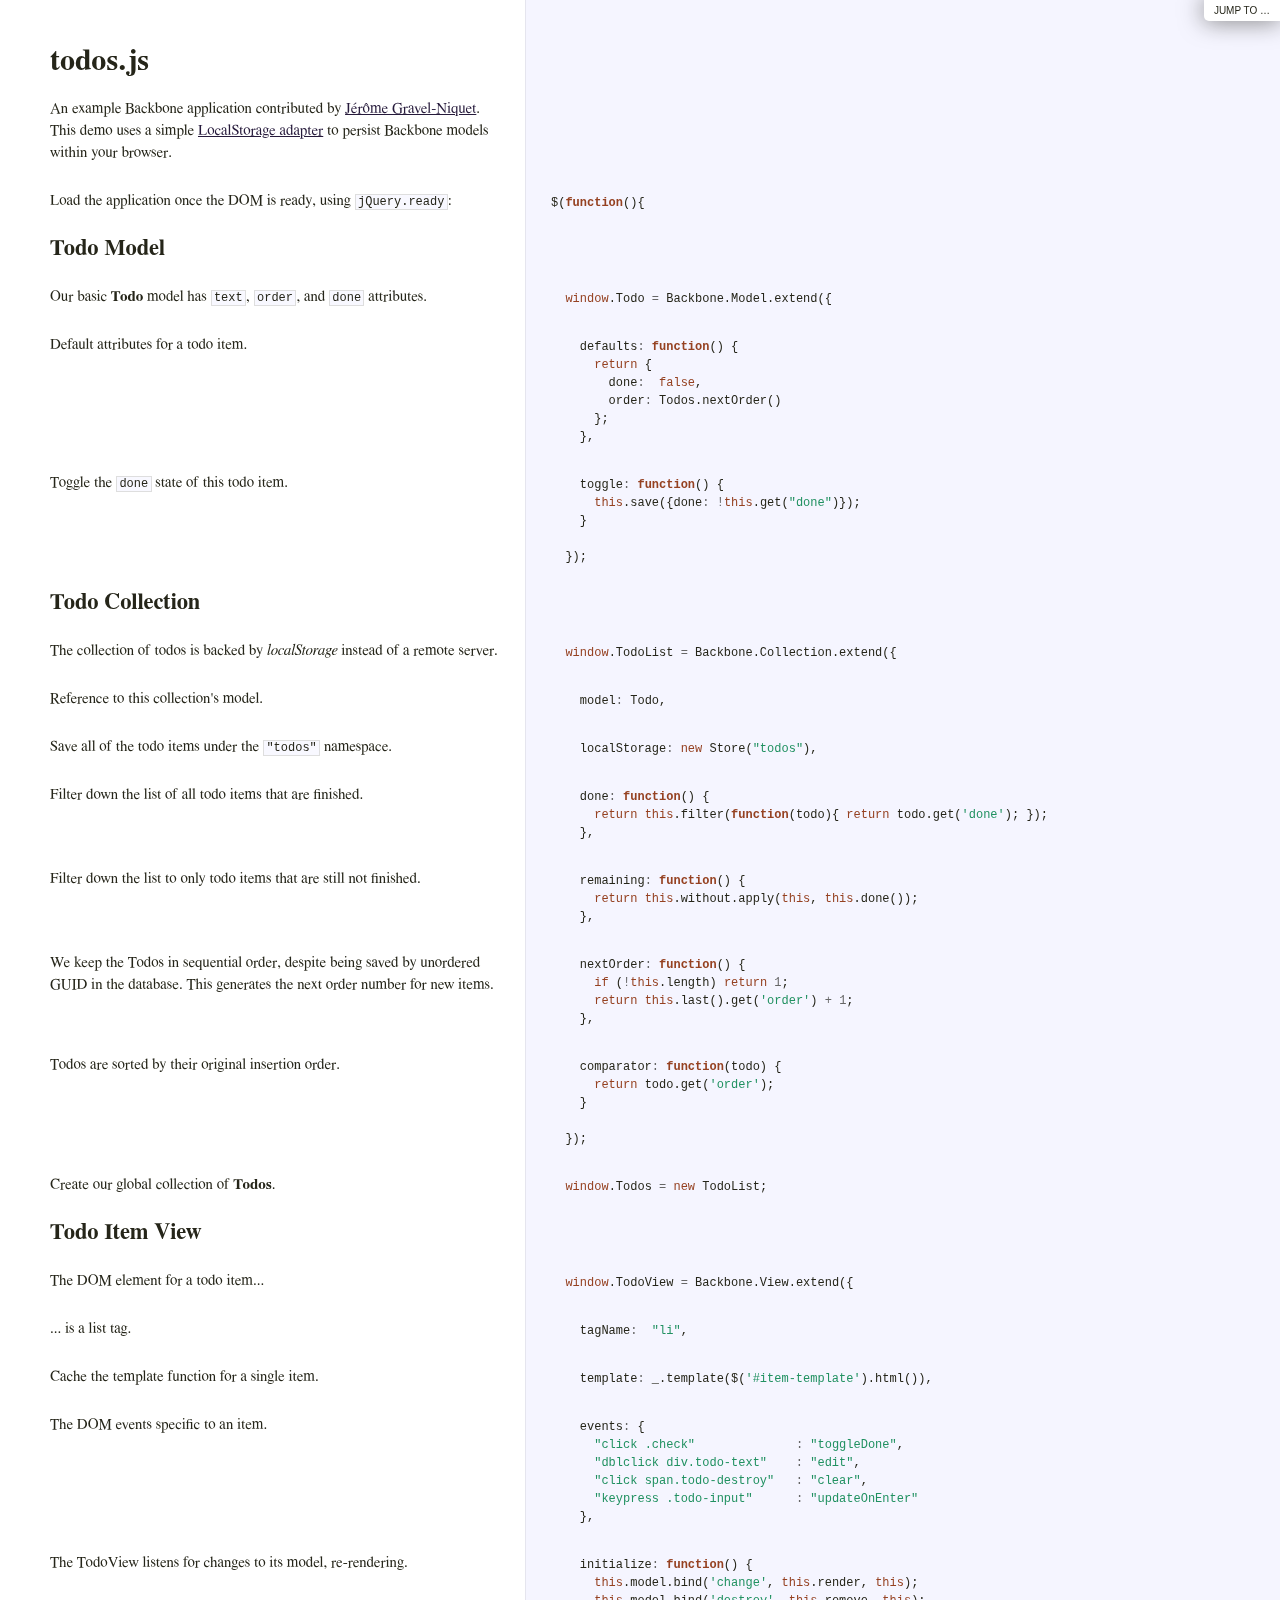
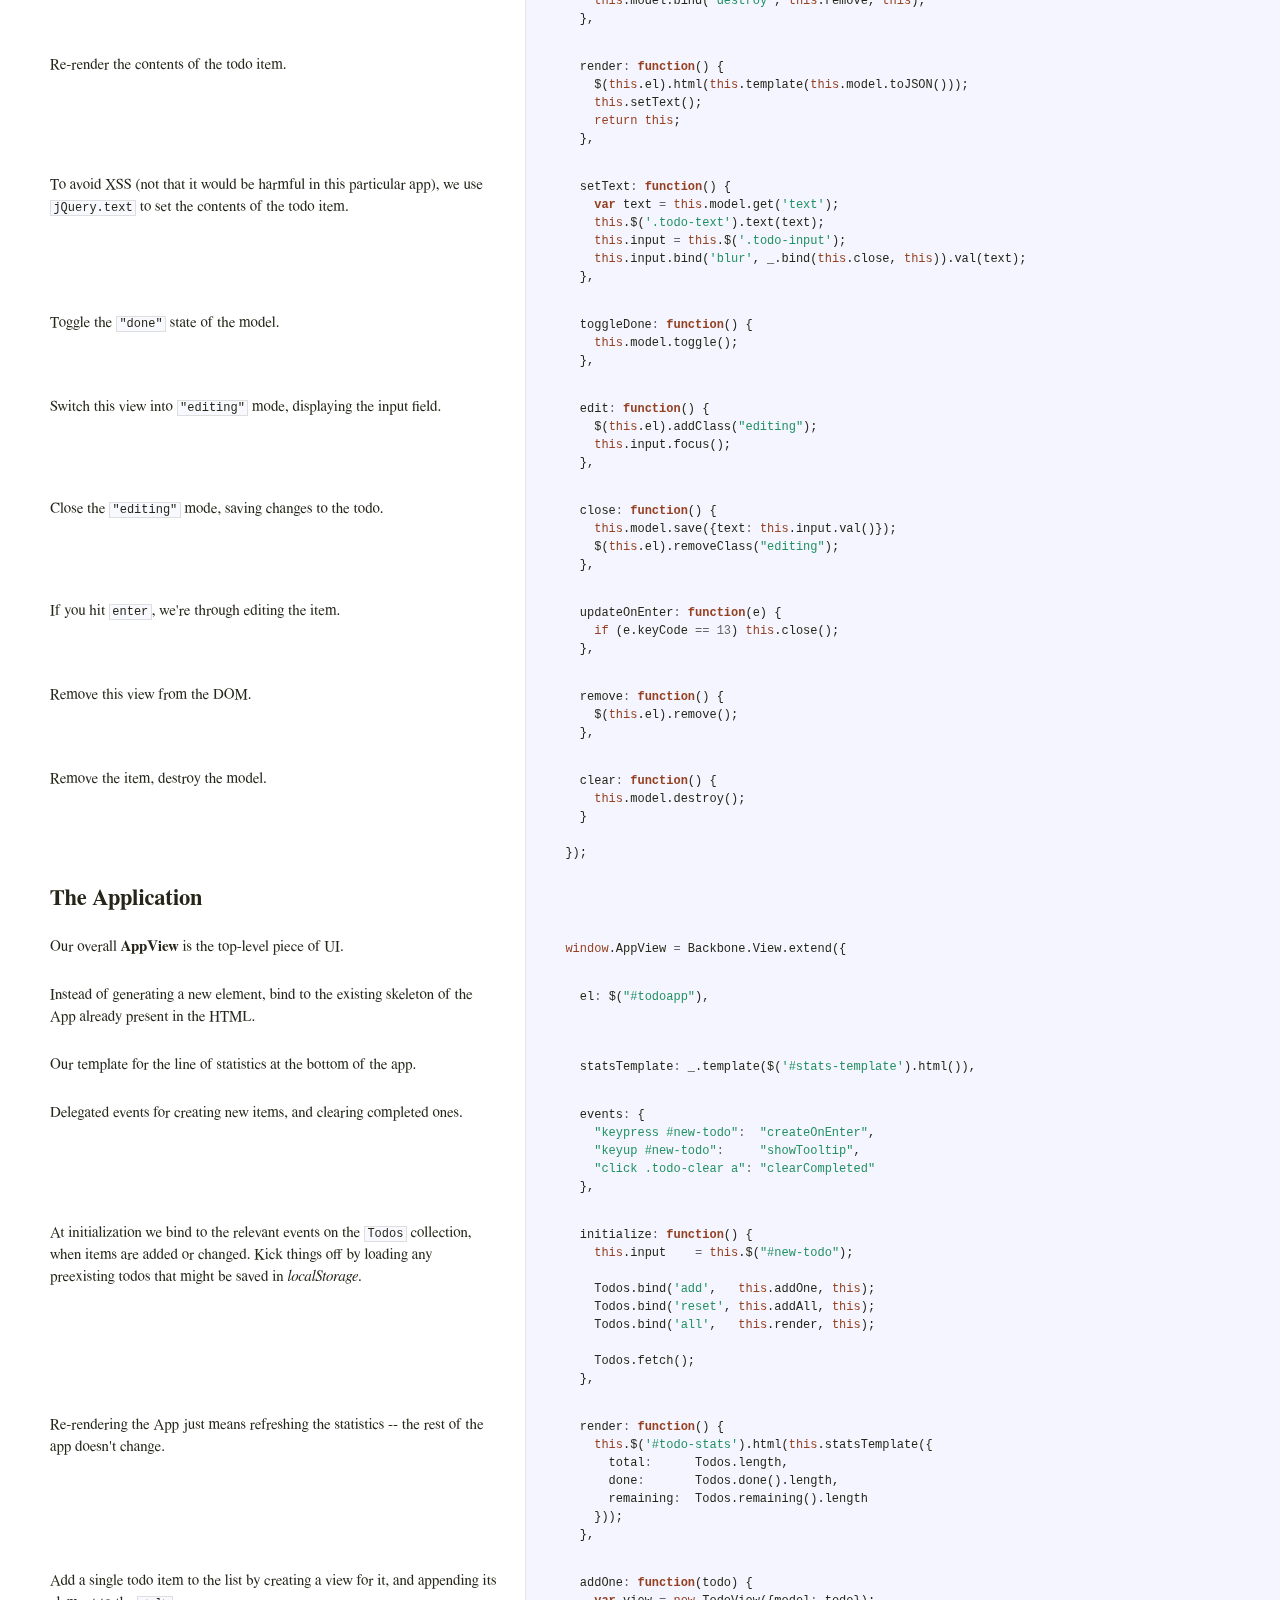
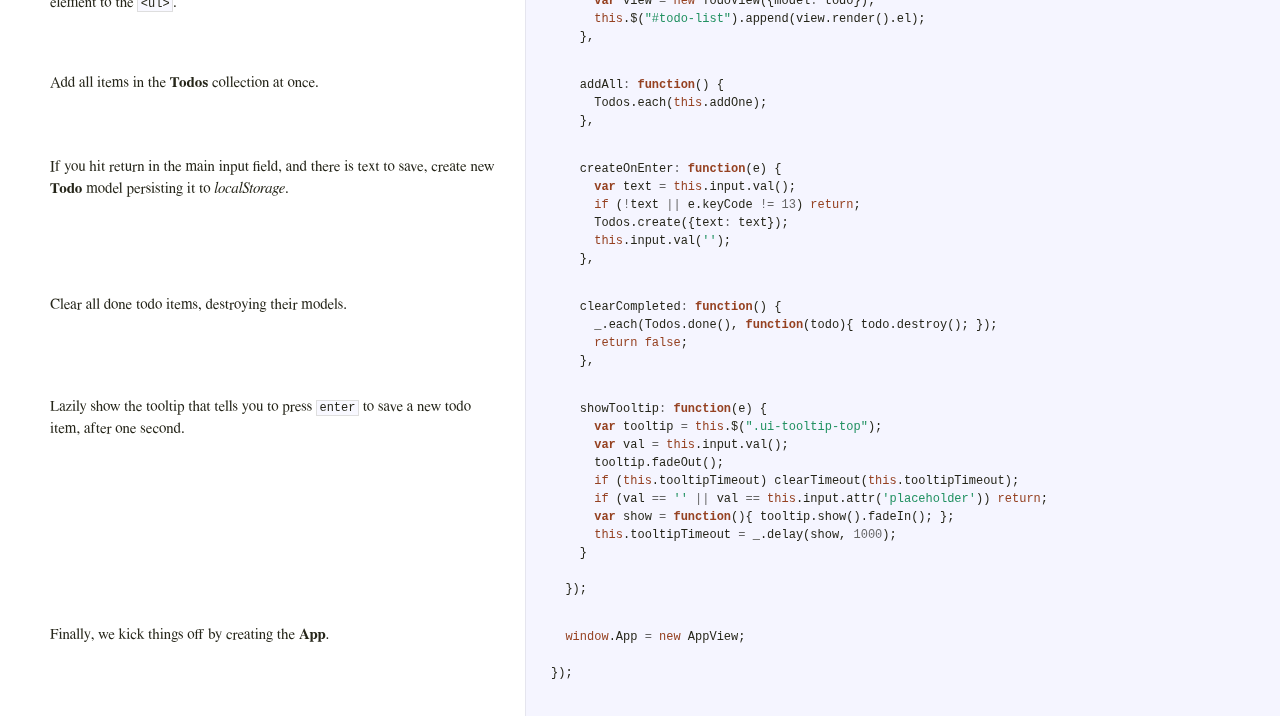
<file: static/backbone/docs/todos.html>
<!DOCTYPE html>  <html> <head>   <title>todos.js</title>   <meta http-equiv="content-type" content="text/html; charset=UTF-8">   <link rel="stylesheet" media="all" href="docco.css" /> </head> <body>   <div id="container">     <div id="background"></div>            <div id="jump_to">         Jump To &hellip;         <div id="jump_wrapper">           <div id="jump_page">                                           <a class="source" href="backbone-localstorage.html">                 backbone-localstorage.js               </a>                                           <a class="source" href="todos.html">                 todos.js               </a>                        </div>         </div>       </div>          <table cellpadding="0" cellspacing="0">       <thead>         <tr>           <th class="docs">             <h1>               todos.js             </h1>           </th>           <th class="code">           </th>         </tr>       </thead>       <tbody>                               <tr id="section-1">             <td class="docs">               <div class="pilwrap">                 <a class="pilcrow" href="#section-1">&#182;</a>               </div>               <p>An example Backbone application contributed by
<a href="http://jgn.me/">Jérôme Gravel-Niquet</a>. This demo uses a simple
<a href="backbone-localstorage.html">LocalStorage adapter</a>
to persist Backbone models within your browser.</p>             </td>             <td class="code">               <div class="highlight"><pre></pre></div>             </td>           </tr>                               <tr id="section-2">             <td class="docs">               <div class="pilwrap">                 <a class="pilcrow" href="#section-2">&#182;</a>               </div>               <p>Load the application once the DOM is ready, using <code>jQuery.ready</code>:</p>             </td>             <td class="code">               <div class="highlight"><pre><span class="nx">$</span><span class="p">(</span><span class="kd">function</span><span class="p">(){</span></pre></div>             </td>           </tr>                               <tr id="section-3">             <td class="docs">               <div class="pilwrap">                 <a class="pilcrow" href="#section-3">&#182;</a>               </div>               <h2>Todo Model</h2>             </td>             <td class="code">               <div class="highlight"><pre></pre></div>             </td>           </tr>                               <tr id="section-4">             <td class="docs">               <div class="pilwrap">                 <a class="pilcrow" href="#section-4">&#182;</a>               </div>               <p>Our basic <strong>Todo</strong> model has <code>text</code>, <code>order</code>, and <code>done</code> attributes.</p>             </td>             <td class="code">               <div class="highlight"><pre>  <span class="nb">window</span><span class="p">.</span><span class="nx">Todo</span> <span class="o">=</span> <span class="nx">Backbone</span><span class="p">.</span><span class="nx">Model</span><span class="p">.</span><span class="nx">extend</span><span class="p">({</span></pre></div>             </td>           </tr>                               <tr id="section-5">             <td class="docs">               <div class="pilwrap">                 <a class="pilcrow" href="#section-5">&#182;</a>               </div>               <p>Default attributes for a todo item.</p>             </td>             <td class="code">               <div class="highlight"><pre>    <span class="nx">defaults</span><span class="o">:</span> <span class="kd">function</span><span class="p">()</span> <span class="p">{</span>
      <span class="k">return</span> <span class="p">{</span>
        <span class="nx">done</span><span class="o">:</span>  <span class="kc">false</span><span class="p">,</span>
        <span class="nx">order</span><span class="o">:</span> <span class="nx">Todos</span><span class="p">.</span><span class="nx">nextOrder</span><span class="p">()</span>
      <span class="p">};</span>
    <span class="p">},</span></pre></div>             </td>           </tr>                               <tr id="section-6">             <td class="docs">               <div class="pilwrap">                 <a class="pilcrow" href="#section-6">&#182;</a>               </div>               <p>Toggle the <code>done</code> state of this todo item.</p>             </td>             <td class="code">               <div class="highlight"><pre>    <span class="nx">toggle</span><span class="o">:</span> <span class="kd">function</span><span class="p">()</span> <span class="p">{</span>
      <span class="k">this</span><span class="p">.</span><span class="nx">save</span><span class="p">({</span><span class="nx">done</span><span class="o">:</span> <span class="o">!</span><span class="k">this</span><span class="p">.</span><span class="nx">get</span><span class="p">(</span><span class="s2">&quot;done&quot;</span><span class="p">)});</span>
    <span class="p">}</span>

  <span class="p">});</span></pre></div>             </td>           </tr>                               <tr id="section-7">             <td class="docs">               <div class="pilwrap">                 <a class="pilcrow" href="#section-7">&#182;</a>               </div>               <h2>Todo Collection</h2>             </td>             <td class="code">               <div class="highlight"><pre></pre></div>             </td>           </tr>                               <tr id="section-8">             <td class="docs">               <div class="pilwrap">                 <a class="pilcrow" href="#section-8">&#182;</a>               </div>               <p>The collection of todos is backed by <em>localStorage</em> instead of a remote
server.</p>             </td>             <td class="code">               <div class="highlight"><pre>  <span class="nb">window</span><span class="p">.</span><span class="nx">TodoList</span> <span class="o">=</span> <span class="nx">Backbone</span><span class="p">.</span><span class="nx">Collection</span><span class="p">.</span><span class="nx">extend</span><span class="p">({</span></pre></div>             </td>           </tr>                               <tr id="section-9">             <td class="docs">               <div class="pilwrap">                 <a class="pilcrow" href="#section-9">&#182;</a>               </div>               <p>Reference to this collection's model.</p>             </td>             <td class="code">               <div class="highlight"><pre>    <span class="nx">model</span><span class="o">:</span> <span class="nx">Todo</span><span class="p">,</span></pre></div>             </td>           </tr>                               <tr id="section-10">             <td class="docs">               <div class="pilwrap">                 <a class="pilcrow" href="#section-10">&#182;</a>               </div>               <p>Save all of the todo items under the <code>"todos"</code> namespace.</p>             </td>             <td class="code">               <div class="highlight"><pre>    <span class="nx">localStorage</span><span class="o">:</span> <span class="k">new</span> <span class="nx">Store</span><span class="p">(</span><span class="s2">&quot;todos&quot;</span><span class="p">),</span></pre></div>             </td>           </tr>                               <tr id="section-11">             <td class="docs">               <div class="pilwrap">                 <a class="pilcrow" href="#section-11">&#182;</a>               </div>               <p>Filter down the list of all todo items that are finished.</p>             </td>             <td class="code">               <div class="highlight"><pre>    <span class="nx">done</span><span class="o">:</span> <span class="kd">function</span><span class="p">()</span> <span class="p">{</span>
      <span class="k">return</span> <span class="k">this</span><span class="p">.</span><span class="nx">filter</span><span class="p">(</span><span class="kd">function</span><span class="p">(</span><span class="nx">todo</span><span class="p">){</span> <span class="k">return</span> <span class="nx">todo</span><span class="p">.</span><span class="nx">get</span><span class="p">(</span><span class="s1">&#39;done&#39;</span><span class="p">);</span> <span class="p">});</span>
    <span class="p">},</span></pre></div>             </td>           </tr>                               <tr id="section-12">             <td class="docs">               <div class="pilwrap">                 <a class="pilcrow" href="#section-12">&#182;</a>               </div>               <p>Filter down the list to only todo items that are still not finished.</p>             </td>             <td class="code">               <div class="highlight"><pre>    <span class="nx">remaining</span><span class="o">:</span> <span class="kd">function</span><span class="p">()</span> <span class="p">{</span>
      <span class="k">return</span> <span class="k">this</span><span class="p">.</span><span class="nx">without</span><span class="p">.</span><span class="nx">apply</span><span class="p">(</span><span class="k">this</span><span class="p">,</span> <span class="k">this</span><span class="p">.</span><span class="nx">done</span><span class="p">());</span>
    <span class="p">},</span></pre></div>             </td>           </tr>                               <tr id="section-13">             <td class="docs">               <div class="pilwrap">                 <a class="pilcrow" href="#section-13">&#182;</a>               </div>               <p>We keep the Todos in sequential order, despite being saved by unordered
GUID in the database. This generates the next order number for new items.</p>             </td>             <td class="code">               <div class="highlight"><pre>    <span class="nx">nextOrder</span><span class="o">:</span> <span class="kd">function</span><span class="p">()</span> <span class="p">{</span>
      <span class="k">if</span> <span class="p">(</span><span class="o">!</span><span class="k">this</span><span class="p">.</span><span class="nx">length</span><span class="p">)</span> <span class="k">return</span> <span class="mi">1</span><span class="p">;</span>
      <span class="k">return</span> <span class="k">this</span><span class="p">.</span><span class="nx">last</span><span class="p">().</span><span class="nx">get</span><span class="p">(</span><span class="s1">&#39;order&#39;</span><span class="p">)</span> <span class="o">+</span> <span class="mi">1</span><span class="p">;</span>
    <span class="p">},</span></pre></div>             </td>           </tr>                               <tr id="section-14">             <td class="docs">               <div class="pilwrap">                 <a class="pilcrow" href="#section-14">&#182;</a>               </div>               <p>Todos are sorted by their original insertion order.</p>             </td>             <td class="code">               <div class="highlight"><pre>    <span class="nx">comparator</span><span class="o">:</span> <span class="kd">function</span><span class="p">(</span><span class="nx">todo</span><span class="p">)</span> <span class="p">{</span>
      <span class="k">return</span> <span class="nx">todo</span><span class="p">.</span><span class="nx">get</span><span class="p">(</span><span class="s1">&#39;order&#39;</span><span class="p">);</span>
    <span class="p">}</span>

  <span class="p">});</span></pre></div>             </td>           </tr>                               <tr id="section-15">             <td class="docs">               <div class="pilwrap">                 <a class="pilcrow" href="#section-15">&#182;</a>               </div>               <p>Create our global collection of <strong>Todos</strong>.</p>             </td>             <td class="code">               <div class="highlight"><pre>  <span class="nb">window</span><span class="p">.</span><span class="nx">Todos</span> <span class="o">=</span> <span class="k">new</span> <span class="nx">TodoList</span><span class="p">;</span></pre></div>             </td>           </tr>                               <tr id="section-16">             <td class="docs">               <div class="pilwrap">                 <a class="pilcrow" href="#section-16">&#182;</a>               </div>               <h2>Todo Item View</h2>             </td>             <td class="code">               <div class="highlight"><pre></pre></div>             </td>           </tr>                               <tr id="section-17">             <td class="docs">               <div class="pilwrap">                 <a class="pilcrow" href="#section-17">&#182;</a>               </div>               <p>The DOM element for a todo item...</p>             </td>             <td class="code">               <div class="highlight"><pre>  <span class="nb">window</span><span class="p">.</span><span class="nx">TodoView</span> <span class="o">=</span> <span class="nx">Backbone</span><span class="p">.</span><span class="nx">View</span><span class="p">.</span><span class="nx">extend</span><span class="p">({</span></pre></div>             </td>           </tr>                               <tr id="section-18">             <td class="docs">               <div class="pilwrap">                 <a class="pilcrow" href="#section-18">&#182;</a>               </div>               <p>... is a list tag.</p>             </td>             <td class="code">               <div class="highlight"><pre>    <span class="nx">tagName</span><span class="o">:</span>  <span class="s2">&quot;li&quot;</span><span class="p">,</span></pre></div>             </td>           </tr>                               <tr id="section-19">             <td class="docs">               <div class="pilwrap">                 <a class="pilcrow" href="#section-19">&#182;</a>               </div>               <p>Cache the template function for a single item.</p>             </td>             <td class="code">               <div class="highlight"><pre>    <span class="nx">template</span><span class="o">:</span> <span class="nx">_</span><span class="p">.</span><span class="nx">template</span><span class="p">(</span><span class="nx">$</span><span class="p">(</span><span class="s1">&#39;#item-template&#39;</span><span class="p">).</span><span class="nx">html</span><span class="p">()),</span></pre></div>             </td>           </tr>                               <tr id="section-20">             <td class="docs">               <div class="pilwrap">                 <a class="pilcrow" href="#section-20">&#182;</a>               </div>               <p>The DOM events specific to an item.</p>             </td>             <td class="code">               <div class="highlight"><pre>    <span class="nx">events</span><span class="o">:</span> <span class="p">{</span>
      <span class="s2">&quot;click .check&quot;</span>              <span class="o">:</span> <span class="s2">&quot;toggleDone&quot;</span><span class="p">,</span>
      <span class="s2">&quot;dblclick div.todo-text&quot;</span>    <span class="o">:</span> <span class="s2">&quot;edit&quot;</span><span class="p">,</span>
      <span class="s2">&quot;click span.todo-destroy&quot;</span>   <span class="o">:</span> <span class="s2">&quot;clear&quot;</span><span class="p">,</span>
      <span class="s2">&quot;keypress .todo-input&quot;</span>      <span class="o">:</span> <span class="s2">&quot;updateOnEnter&quot;</span>
    <span class="p">},</span></pre></div>             </td>           </tr>                               <tr id="section-21">             <td class="docs">               <div class="pilwrap">                 <a class="pilcrow" href="#section-21">&#182;</a>               </div>               <p>The TodoView listens for changes to its model, re-rendering.</p>             </td>             <td class="code">               <div class="highlight"><pre>    <span class="nx">initialize</span><span class="o">:</span> <span class="kd">function</span><span class="p">()</span> <span class="p">{</span>
      <span class="k">this</span><span class="p">.</span><span class="nx">model</span><span class="p">.</span><span class="nx">bind</span><span class="p">(</span><span class="s1">&#39;change&#39;</span><span class="p">,</span> <span class="k">this</span><span class="p">.</span><span class="nx">render</span><span class="p">,</span> <span class="k">this</span><span class="p">);</span>
      <span class="k">this</span><span class="p">.</span><span class="nx">model</span><span class="p">.</span><span class="nx">bind</span><span class="p">(</span><span class="s1">&#39;destroy&#39;</span><span class="p">,</span> <span class="k">this</span><span class="p">.</span><span class="nx">remove</span><span class="p">,</span> <span class="k">this</span><span class="p">);</span>
    <span class="p">},</span></pre></div>             </td>           </tr>                               <tr id="section-22">             <td class="docs">               <div class="pilwrap">                 <a class="pilcrow" href="#section-22">&#182;</a>               </div>               <p>Re-render the contents of the todo item.</p>             </td>             <td class="code">               <div class="highlight"><pre>    <span class="nx">render</span><span class="o">:</span> <span class="kd">function</span><span class="p">()</span> <span class="p">{</span>
      <span class="nx">$</span><span class="p">(</span><span class="k">this</span><span class="p">.</span><span class="nx">el</span><span class="p">).</span><span class="nx">html</span><span class="p">(</span><span class="k">this</span><span class="p">.</span><span class="nx">template</span><span class="p">(</span><span class="k">this</span><span class="p">.</span><span class="nx">model</span><span class="p">.</span><span class="nx">toJSON</span><span class="p">()));</span>
      <span class="k">this</span><span class="p">.</span><span class="nx">setText</span><span class="p">();</span>
      <span class="k">return</span> <span class="k">this</span><span class="p">;</span>
    <span class="p">},</span></pre></div>             </td>           </tr>                               <tr id="section-23">             <td class="docs">               <div class="pilwrap">                 <a class="pilcrow" href="#section-23">&#182;</a>               </div>               <p>To avoid XSS (not that it would be harmful in this particular app),
we use <code>jQuery.text</code> to set the contents of the todo item.</p>             </td>             <td class="code">               <div class="highlight"><pre>    <span class="nx">setText</span><span class="o">:</span> <span class="kd">function</span><span class="p">()</span> <span class="p">{</span>
      <span class="kd">var</span> <span class="nx">text</span> <span class="o">=</span> <span class="k">this</span><span class="p">.</span><span class="nx">model</span><span class="p">.</span><span class="nx">get</span><span class="p">(</span><span class="s1">&#39;text&#39;</span><span class="p">);</span>
      <span class="k">this</span><span class="p">.</span><span class="nx">$</span><span class="p">(</span><span class="s1">&#39;.todo-text&#39;</span><span class="p">).</span><span class="nx">text</span><span class="p">(</span><span class="nx">text</span><span class="p">);</span>
      <span class="k">this</span><span class="p">.</span><span class="nx">input</span> <span class="o">=</span> <span class="k">this</span><span class="p">.</span><span class="nx">$</span><span class="p">(</span><span class="s1">&#39;.todo-input&#39;</span><span class="p">);</span>
      <span class="k">this</span><span class="p">.</span><span class="nx">input</span><span class="p">.</span><span class="nx">bind</span><span class="p">(</span><span class="s1">&#39;blur&#39;</span><span class="p">,</span> <span class="nx">_</span><span class="p">.</span><span class="nx">bind</span><span class="p">(</span><span class="k">this</span><span class="p">.</span><span class="nx">close</span><span class="p">,</span> <span class="k">this</span><span class="p">)).</span><span class="nx">val</span><span class="p">(</span><span class="nx">text</span><span class="p">);</span>
    <span class="p">},</span></pre></div>             </td>           </tr>                               <tr id="section-24">             <td class="docs">               <div class="pilwrap">                 <a class="pilcrow" href="#section-24">&#182;</a>               </div>               <p>Toggle the <code>"done"</code> state of the model.</p>             </td>             <td class="code">               <div class="highlight"><pre>    <span class="nx">toggleDone</span><span class="o">:</span> <span class="kd">function</span><span class="p">()</span> <span class="p">{</span>
      <span class="k">this</span><span class="p">.</span><span class="nx">model</span><span class="p">.</span><span class="nx">toggle</span><span class="p">();</span>
    <span class="p">},</span></pre></div>             </td>           </tr>                               <tr id="section-25">             <td class="docs">               <div class="pilwrap">                 <a class="pilcrow" href="#section-25">&#182;</a>               </div>               <p>Switch this view into <code>"editing"</code> mode, displaying the input field.</p>             </td>             <td class="code">               <div class="highlight"><pre>    <span class="nx">edit</span><span class="o">:</span> <span class="kd">function</span><span class="p">()</span> <span class="p">{</span>
      <span class="nx">$</span><span class="p">(</span><span class="k">this</span><span class="p">.</span><span class="nx">el</span><span class="p">).</span><span class="nx">addClass</span><span class="p">(</span><span class="s2">&quot;editing&quot;</span><span class="p">);</span>
      <span class="k">this</span><span class="p">.</span><span class="nx">input</span><span class="p">.</span><span class="nx">focus</span><span class="p">();</span>
    <span class="p">},</span></pre></div>             </td>           </tr>                               <tr id="section-26">             <td class="docs">               <div class="pilwrap">                 <a class="pilcrow" href="#section-26">&#182;</a>               </div>               <p>Close the <code>"editing"</code> mode, saving changes to the todo.</p>             </td>             <td class="code">               <div class="highlight"><pre>    <span class="nx">close</span><span class="o">:</span> <span class="kd">function</span><span class="p">()</span> <span class="p">{</span>
      <span class="k">this</span><span class="p">.</span><span class="nx">model</span><span class="p">.</span><span class="nx">save</span><span class="p">({</span><span class="nx">text</span><span class="o">:</span> <span class="k">this</span><span class="p">.</span><span class="nx">input</span><span class="p">.</span><span class="nx">val</span><span class="p">()});</span>
      <span class="nx">$</span><span class="p">(</span><span class="k">this</span><span class="p">.</span><span class="nx">el</span><span class="p">).</span><span class="nx">removeClass</span><span class="p">(</span><span class="s2">&quot;editing&quot;</span><span class="p">);</span>
    <span class="p">},</span></pre></div>             </td>           </tr>                               <tr id="section-27">             <td class="docs">               <div class="pilwrap">                 <a class="pilcrow" href="#section-27">&#182;</a>               </div>               <p>If you hit <code>enter</code>, we're through editing the item.</p>             </td>             <td class="code">               <div class="highlight"><pre>    <span class="nx">updateOnEnter</span><span class="o">:</span> <span class="kd">function</span><span class="p">(</span><span class="nx">e</span><span class="p">)</span> <span class="p">{</span>
      <span class="k">if</span> <span class="p">(</span><span class="nx">e</span><span class="p">.</span><span class="nx">keyCode</span> <span class="o">==</span> <span class="mi">13</span><span class="p">)</span> <span class="k">this</span><span class="p">.</span><span class="nx">close</span><span class="p">();</span>
    <span class="p">},</span></pre></div>             </td>           </tr>                               <tr id="section-28">             <td class="docs">               <div class="pilwrap">                 <a class="pilcrow" href="#section-28">&#182;</a>               </div>               <p>Remove this view from the DOM.</p>             </td>             <td class="code">               <div class="highlight"><pre>    <span class="nx">remove</span><span class="o">:</span> <span class="kd">function</span><span class="p">()</span> <span class="p">{</span>
      <span class="nx">$</span><span class="p">(</span><span class="k">this</span><span class="p">.</span><span class="nx">el</span><span class="p">).</span><span class="nx">remove</span><span class="p">();</span>
    <span class="p">},</span></pre></div>             </td>           </tr>                               <tr id="section-29">             <td class="docs">               <div class="pilwrap">                 <a class="pilcrow" href="#section-29">&#182;</a>               </div>               <p>Remove the item, destroy the model.</p>             </td>             <td class="code">               <div class="highlight"><pre>    <span class="nx">clear</span><span class="o">:</span> <span class="kd">function</span><span class="p">()</span> <span class="p">{</span>
      <span class="k">this</span><span class="p">.</span><span class="nx">model</span><span class="p">.</span><span class="nx">destroy</span><span class="p">();</span>
    <span class="p">}</span>

  <span class="p">});</span></pre></div>             </td>           </tr>                               <tr id="section-30">             <td class="docs">               <div class="pilwrap">                 <a class="pilcrow" href="#section-30">&#182;</a>               </div>               <h2>The Application</h2>             </td>             <td class="code">               <div class="highlight"><pre></pre></div>             </td>           </tr>                               <tr id="section-31">             <td class="docs">               <div class="pilwrap">                 <a class="pilcrow" href="#section-31">&#182;</a>               </div>               <p>Our overall <strong>AppView</strong> is the top-level piece of UI.</p>             </td>             <td class="code">               <div class="highlight"><pre>  <span class="nb">window</span><span class="p">.</span><span class="nx">AppView</span> <span class="o">=</span> <span class="nx">Backbone</span><span class="p">.</span><span class="nx">View</span><span class="p">.</span><span class="nx">extend</span><span class="p">({</span></pre></div>             </td>           </tr>                               <tr id="section-32">             <td class="docs">               <div class="pilwrap">                 <a class="pilcrow" href="#section-32">&#182;</a>               </div>               <p>Instead of generating a new element, bind to the existing skeleton of
the App already present in the HTML.</p>             </td>             <td class="code">               <div class="highlight"><pre>    <span class="nx">el</span><span class="o">:</span> <span class="nx">$</span><span class="p">(</span><span class="s2">&quot;#todoapp&quot;</span><span class="p">),</span></pre></div>             </td>           </tr>                               <tr id="section-33">             <td class="docs">               <div class="pilwrap">                 <a class="pilcrow" href="#section-33">&#182;</a>               </div>               <p>Our template for the line of statistics at the bottom of the app.</p>             </td>             <td class="code">               <div class="highlight"><pre>    <span class="nx">statsTemplate</span><span class="o">:</span> <span class="nx">_</span><span class="p">.</span><span class="nx">template</span><span class="p">(</span><span class="nx">$</span><span class="p">(</span><span class="s1">&#39;#stats-template&#39;</span><span class="p">).</span><span class="nx">html</span><span class="p">()),</span></pre></div>             </td>           </tr>                               <tr id="section-34">             <td class="docs">               <div class="pilwrap">                 <a class="pilcrow" href="#section-34">&#182;</a>               </div>               <p>Delegated events for creating new items, and clearing completed ones.</p>             </td>             <td class="code">               <div class="highlight"><pre>    <span class="nx">events</span><span class="o">:</span> <span class="p">{</span>
      <span class="s2">&quot;keypress #new-todo&quot;</span><span class="o">:</span>  <span class="s2">&quot;createOnEnter&quot;</span><span class="p">,</span>
      <span class="s2">&quot;keyup #new-todo&quot;</span><span class="o">:</span>     <span class="s2">&quot;showTooltip&quot;</span><span class="p">,</span>
      <span class="s2">&quot;click .todo-clear a&quot;</span><span class="o">:</span> <span class="s2">&quot;clearCompleted&quot;</span>
    <span class="p">},</span></pre></div>             </td>           </tr>                               <tr id="section-35">             <td class="docs">               <div class="pilwrap">                 <a class="pilcrow" href="#section-35">&#182;</a>               </div>               <p>At initialization we bind to the relevant events on the <code>Todos</code>
collection, when items are added or changed. Kick things off by
loading any preexisting todos that might be saved in <em>localStorage</em>.</p>             </td>             <td class="code">               <div class="highlight"><pre>    <span class="nx">initialize</span><span class="o">:</span> <span class="kd">function</span><span class="p">()</span> <span class="p">{</span>
      <span class="k">this</span><span class="p">.</span><span class="nx">input</span>    <span class="o">=</span> <span class="k">this</span><span class="p">.</span><span class="nx">$</span><span class="p">(</span><span class="s2">&quot;#new-todo&quot;</span><span class="p">);</span>

      <span class="nx">Todos</span><span class="p">.</span><span class="nx">bind</span><span class="p">(</span><span class="s1">&#39;add&#39;</span><span class="p">,</span>   <span class="k">this</span><span class="p">.</span><span class="nx">addOne</span><span class="p">,</span> <span class="k">this</span><span class="p">);</span>
      <span class="nx">Todos</span><span class="p">.</span><span class="nx">bind</span><span class="p">(</span><span class="s1">&#39;reset&#39;</span><span class="p">,</span> <span class="k">this</span><span class="p">.</span><span class="nx">addAll</span><span class="p">,</span> <span class="k">this</span><span class="p">);</span>
      <span class="nx">Todos</span><span class="p">.</span><span class="nx">bind</span><span class="p">(</span><span class="s1">&#39;all&#39;</span><span class="p">,</span>   <span class="k">this</span><span class="p">.</span><span class="nx">render</span><span class="p">,</span> <span class="k">this</span><span class="p">);</span>

      <span class="nx">Todos</span><span class="p">.</span><span class="nx">fetch</span><span class="p">();</span>
    <span class="p">},</span></pre></div>             </td>           </tr>                               <tr id="section-36">             <td class="docs">               <div class="pilwrap">                 <a class="pilcrow" href="#section-36">&#182;</a>               </div>               <p>Re-rendering the App just means refreshing the statistics -- the rest
of the app doesn't change.</p>             </td>             <td class="code">               <div class="highlight"><pre>    <span class="nx">render</span><span class="o">:</span> <span class="kd">function</span><span class="p">()</span> <span class="p">{</span>
      <span class="k">this</span><span class="p">.</span><span class="nx">$</span><span class="p">(</span><span class="s1">&#39;#todo-stats&#39;</span><span class="p">).</span><span class="nx">html</span><span class="p">(</span><span class="k">this</span><span class="p">.</span><span class="nx">statsTemplate</span><span class="p">({</span>
        <span class="nx">total</span><span class="o">:</span>      <span class="nx">Todos</span><span class="p">.</span><span class="nx">length</span><span class="p">,</span>
        <span class="nx">done</span><span class="o">:</span>       <span class="nx">Todos</span><span class="p">.</span><span class="nx">done</span><span class="p">().</span><span class="nx">length</span><span class="p">,</span>
        <span class="nx">remaining</span><span class="o">:</span>  <span class="nx">Todos</span><span class="p">.</span><span class="nx">remaining</span><span class="p">().</span><span class="nx">length</span>
      <span class="p">}));</span>
    <span class="p">},</span></pre></div>             </td>           </tr>                               <tr id="section-37">             <td class="docs">               <div class="pilwrap">                 <a class="pilcrow" href="#section-37">&#182;</a>               </div>               <p>Add a single todo item to the list by creating a view for it, and
appending its element to the <code>&lt;ul&gt;</code>.</p>             </td>             <td class="code">               <div class="highlight"><pre>    <span class="nx">addOne</span><span class="o">:</span> <span class="kd">function</span><span class="p">(</span><span class="nx">todo</span><span class="p">)</span> <span class="p">{</span>
      <span class="kd">var</span> <span class="nx">view</span> <span class="o">=</span> <span class="k">new</span> <span class="nx">TodoView</span><span class="p">({</span><span class="nx">model</span><span class="o">:</span> <span class="nx">todo</span><span class="p">});</span>
      <span class="k">this</span><span class="p">.</span><span class="nx">$</span><span class="p">(</span><span class="s2">&quot;#todo-list&quot;</span><span class="p">).</span><span class="nx">append</span><span class="p">(</span><span class="nx">view</span><span class="p">.</span><span class="nx">render</span><span class="p">().</span><span class="nx">el</span><span class="p">);</span>
    <span class="p">},</span></pre></div>             </td>           </tr>                               <tr id="section-38">             <td class="docs">               <div class="pilwrap">                 <a class="pilcrow" href="#section-38">&#182;</a>               </div>               <p>Add all items in the <strong>Todos</strong> collection at once.</p>             </td>             <td class="code">               <div class="highlight"><pre>    <span class="nx">addAll</span><span class="o">:</span> <span class="kd">function</span><span class="p">()</span> <span class="p">{</span>
      <span class="nx">Todos</span><span class="p">.</span><span class="nx">each</span><span class="p">(</span><span class="k">this</span><span class="p">.</span><span class="nx">addOne</span><span class="p">);</span>
    <span class="p">},</span></pre></div>             </td>           </tr>                               <tr id="section-39">             <td class="docs">               <div class="pilwrap">                 <a class="pilcrow" href="#section-39">&#182;</a>               </div>               <p>If you hit return in the main input field, and there is text to save,
create new <strong>Todo</strong> model persisting it to <em>localStorage</em>.</p>             </td>             <td class="code">               <div class="highlight"><pre>    <span class="nx">createOnEnter</span><span class="o">:</span> <span class="kd">function</span><span class="p">(</span><span class="nx">e</span><span class="p">)</span> <span class="p">{</span>
      <span class="kd">var</span> <span class="nx">text</span> <span class="o">=</span> <span class="k">this</span><span class="p">.</span><span class="nx">input</span><span class="p">.</span><span class="nx">val</span><span class="p">();</span>
      <span class="k">if</span> <span class="p">(</span><span class="o">!</span><span class="nx">text</span> <span class="o">||</span> <span class="nx">e</span><span class="p">.</span><span class="nx">keyCode</span> <span class="o">!=</span> <span class="mi">13</span><span class="p">)</span> <span class="k">return</span><span class="p">;</span>
      <span class="nx">Todos</span><span class="p">.</span><span class="nx">create</span><span class="p">({</span><span class="nx">text</span><span class="o">:</span> <span class="nx">text</span><span class="p">});</span>
      <span class="k">this</span><span class="p">.</span><span class="nx">input</span><span class="p">.</span><span class="nx">val</span><span class="p">(</span><span class="s1">&#39;&#39;</span><span class="p">);</span>
    <span class="p">},</span></pre></div>             </td>           </tr>                               <tr id="section-40">             <td class="docs">               <div class="pilwrap">                 <a class="pilcrow" href="#section-40">&#182;</a>               </div>               <p>Clear all done todo items, destroying their models.</p>             </td>             <td class="code">               <div class="highlight"><pre>    <span class="nx">clearCompleted</span><span class="o">:</span> <span class="kd">function</span><span class="p">()</span> <span class="p">{</span>
      <span class="nx">_</span><span class="p">.</span><span class="nx">each</span><span class="p">(</span><span class="nx">Todos</span><span class="p">.</span><span class="nx">done</span><span class="p">(),</span> <span class="kd">function</span><span class="p">(</span><span class="nx">todo</span><span class="p">){</span> <span class="nx">todo</span><span class="p">.</span><span class="nx">destroy</span><span class="p">();</span> <span class="p">});</span>
      <span class="k">return</span> <span class="kc">false</span><span class="p">;</span>
    <span class="p">},</span></pre></div>             </td>           </tr>                               <tr id="section-41">             <td class="docs">               <div class="pilwrap">                 <a class="pilcrow" href="#section-41">&#182;</a>               </div>               <p>Lazily show the tooltip that tells you to press <code>enter</code> to save
a new todo item, after one second.</p>             </td>             <td class="code">               <div class="highlight"><pre>    <span class="nx">showTooltip</span><span class="o">:</span> <span class="kd">function</span><span class="p">(</span><span class="nx">e</span><span class="p">)</span> <span class="p">{</span>
      <span class="kd">var</span> <span class="nx">tooltip</span> <span class="o">=</span> <span class="k">this</span><span class="p">.</span><span class="nx">$</span><span class="p">(</span><span class="s2">&quot;.ui-tooltip-top&quot;</span><span class="p">);</span>
      <span class="kd">var</span> <span class="nx">val</span> <span class="o">=</span> <span class="k">this</span><span class="p">.</span><span class="nx">input</span><span class="p">.</span><span class="nx">val</span><span class="p">();</span>
      <span class="nx">tooltip</span><span class="p">.</span><span class="nx">fadeOut</span><span class="p">();</span>
      <span class="k">if</span> <span class="p">(</span><span class="k">this</span><span class="p">.</span><span class="nx">tooltipTimeout</span><span class="p">)</span> <span class="nx">clearTimeout</span><span class="p">(</span><span class="k">this</span><span class="p">.</span><span class="nx">tooltipTimeout</span><span class="p">);</span>
      <span class="k">if</span> <span class="p">(</span><span class="nx">val</span> <span class="o">==</span> <span class="s1">&#39;&#39;</span> <span class="o">||</span> <span class="nx">val</span> <span class="o">==</span> <span class="k">this</span><span class="p">.</span><span class="nx">input</span><span class="p">.</span><span class="nx">attr</span><span class="p">(</span><span class="s1">&#39;placeholder&#39;</span><span class="p">))</span> <span class="k">return</span><span class="p">;</span>
      <span class="kd">var</span> <span class="nx">show</span> <span class="o">=</span> <span class="kd">function</span><span class="p">(){</span> <span class="nx">tooltip</span><span class="p">.</span><span class="nx">show</span><span class="p">().</span><span class="nx">fadeIn</span><span class="p">();</span> <span class="p">};</span>
      <span class="k">this</span><span class="p">.</span><span class="nx">tooltipTimeout</span> <span class="o">=</span> <span class="nx">_</span><span class="p">.</span><span class="nx">delay</span><span class="p">(</span><span class="nx">show</span><span class="p">,</span> <span class="mi">1000</span><span class="p">);</span>
    <span class="p">}</span>

  <span class="p">});</span></pre></div>             </td>           </tr>                               <tr id="section-42">             <td class="docs">               <div class="pilwrap">                 <a class="pilcrow" href="#section-42">&#182;</a>               </div>               <p>Finally, we kick things off by creating the <strong>App</strong>.</p>             </td>             <td class="code">               <div class="highlight"><pre>  <span class="nb">window</span><span class="p">.</span><span class="nx">App</span> <span class="o">=</span> <span class="k">new</span> <span class="nx">AppView</span><span class="p">;</span>

<span class="p">});</span>

</pre></div>             </td>           </tr>                </tbody>     </table>   </div> </body> </html>
</file>
<file: static/backbone/docs/docco.css>
/*--------------------- Layout and Typography ----------------------------*/
body {
  font-family: 'Palatino Linotype', 'Book Antiqua', Palatino, FreeSerif, serif;
  font-size: 15px;
  line-height: 22px;
  color: #252519;
  margin: 0; padding: 0;
}
a {
  color: #261a3b;
}
  a:visited {
    color: #261a3b;
  }
p {
  margin: 0 0 15px 0;
}
h1, h2, h3, h4, h5, h6 {
  margin: 0px 0 15px 0;
}
  h1 {
    margin-top: 40px;
  }
#container {
  position: relative;
}
#background {
  position: fixed;
  top: 0; left: 525px; right: 0; bottom: 0;
  background: #f5f5ff;
  border-left: 1px solid #e5e5ee;
  z-index: -1;
}
#jump_to, #jump_page {
  background: white;
  -webkit-box-shadow: 0 0 25px #777; -moz-box-shadow: 0 0 25px #777;
  -webkit-border-bottom-left-radius: 5px; -moz-border-radius-bottomleft: 5px;
  font: 10px Arial;
  text-transform: uppercase;
  cursor: pointer;
  text-align: right;
}
#jump_to, #jump_wrapper {
  position: fixed;
  right: 0; top: 0;
  padding: 5px 10px;
}
  #jump_wrapper {
    padding: 0;
    display: none;
  }
    #jump_to:hover #jump_wrapper {
      display: block;
    }
    #jump_page {
      padding: 5px 0 3px;
      margin: 0 0 25px 25px;
    }
      #jump_page .source {
        display: block;
        padding: 5px 10px;
        text-decoration: none;
        border-top: 1px solid #eee;
      }
        #jump_page .source:hover {
          background: #f5f5ff;
        }
        #jump_page .source:first-child {
        }
table td {
  border: 0;
  outline: 0;
}
  td.docs, th.docs {
    max-width: 450px;
    min-width: 450px;
    min-height: 5px;
    padding: 10px 25px 1px 50px;
    overflow-x: hidden;
    vertical-align: top;
    text-align: left;
  }
    .docs pre {
      margin: 15px 0 15px;
      padding-left: 15px;
    }
    .docs p tt, .docs p code {
      background: #f8f8ff;
      border: 1px solid #dedede;
      font-size: 12px;
      padding: 0 0.2em;
    }
    .pilwrap {
      position: relative;
    }
      .pilcrow {
        font: 12px Arial;
        text-decoration: none;
        color: #454545;
        position: absolute;
        top: 3px; left: -20px;
        padding: 1px 2px;
        opacity: 0;
        -webkit-transition: opacity 0.2s linear;
      }
        td.docs:hover .pilcrow {
          opacity: 1;
        }
  td.code, th.code {
    padding: 14px 15px 16px 25px;
    width: 100%;
    vertical-align: top;
    background: #f5f5ff;
    border-left: 1px solid #e5e5ee;
  }
    pre, tt, code {
      font-size: 12px; line-height: 18px;
      font-family: Monaco, Consolas, "Lucida Console", monospace;
      margin: 0; padding: 0;
    }


/*---------------------- Syntax Highlighting -----------------------------*/
td.linenos { background-color: #f0f0f0; padding-right: 10px; }
span.lineno { background-color: #f0f0f0; padding: 0 5px 0 5px; }
body .hll { background-color: #ffffcc }
body .c { color: #408080; font-style: italic }  /* Comment */
body .err { border: 1px solid #FF0000 }         /* Error */
body .k { color: #954121 }                      /* Keyword */
body .o { color: #666666 }                      /* Operator */
body .cm { color: #408080; font-style: italic } /* Comment.Multiline */
body .cp { color: #BC7A00 }                     /* Comment.Preproc */
body .c1 { color: #408080; font-style: italic } /* Comment.Single */
body .cs { color: #408080; font-style: italic } /* Comment.Special */
body .gd { color: #A00000 }                     /* Generic.Deleted */
body .ge { font-style: italic }                 /* Generic.Emph */
body .gr { color: #FF0000 }                     /* Generic.Error */
body .gh { color: #000080; font-weight: bold }  /* Generic.Heading */
body .gi { color: #00A000 }                     /* Generic.Inserted */
body .go { color: #808080 }                     /* Generic.Output */
body .gp { color: #000080; font-weight: bold }  /* Generic.Prompt */
body .gs { font-weight: bold }                  /* Generic.Strong */
body .gu { color: #800080; font-weight: bold }  /* Generic.Subheading */
body .gt { color: #0040D0 }                     /* Generic.Traceback */
body .kc { color: #954121 }                     /* Keyword.Constant */
body .kd { color: #954121; font-weight: bold }  /* Keyword.Declaration */
body .kn { color: #954121; font-weight: bold }  /* Keyword.Namespace */
body .kp { color: #954121 }                     /* Keyword.Pseudo */
body .kr { color: #954121; font-weight: bold }  /* Keyword.Reserved */
body .kt { color: #B00040 }                     /* Keyword.Type */
body .m { color: #666666 }                      /* Literal.Number */
body .s { color: #219161 }                      /* Literal.String */
body .na { color: #7D9029 }                     /* Name.Attribute */
body .nb { color: #954121 }                     /* Name.Builtin */
body .nc { color: #0000FF; font-weight: bold }  /* Name.Class */
body .no { color: #880000 }                     /* Name.Constant */
body .nd { color: #AA22FF }                     /* Name.Decorator */
body .ni { color: #999999; font-weight: bold }  /* Name.Entity */
body .ne { color: #D2413A; font-weight: bold }  /* Name.Exception */
body .nf { color: #0000FF }                     /* Name.Function */
body .nl { color: #A0A000 }                     /* Name.Label */
body .nn { color: #0000FF; font-weight: bold }  /* Name.Namespace */
body .nt { color: #954121; font-weight: bold }  /* Name.Tag */
body .nv { color: #19469D }                     /* Name.Variable */
body .ow { color: #AA22FF; font-weight: bold }  /* Operator.Word */
body .w { color: #bbbbbb }                      /* Text.Whitespace */
body .mf { color: #666666 }                     /* Literal.Number.Float */
body .mh { color: #666666 }                     /* Literal.Number.Hex */
body .mi { color: #666666 }                     /* Literal.Number.Integer */
body .mo { color: #666666 }                     /* Literal.Number.Oct */
body .sb { color: #219161 }                     /* Literal.String.Backtick */
body .sc { color: #219161 }                     /* Literal.String.Char */
body .sd { color: #219161; font-style: italic } /* Literal.String.Doc */
body .s2 { color: #219161 }                     /* Literal.String.Double */
body .se { color: #BB6622; font-weight: bold }  /* Literal.String.Escape */
body .sh { color: #219161 }                     /* Literal.String.Heredoc */
body .si { color: #BB6688; font-weight: bold }  /* Literal.String.Interpol */
body .sx { color: #954121 }                     /* Literal.String.Other */
body .sr { color: #BB6688 }                     /* Literal.String.Regex */
body .s1 { color: #219161 }                     /* Literal.String.Single */
body .ss { color: #19469D }                     /* Literal.String.Symbol */
body .bp { color: #954121 }                     /* Name.Builtin.Pseudo */
body .vc { color: #19469D }                     /* Name.Variable.Class */
body .vg { color: #19469D }                     /* Name.Variable.Global */
body .vi { color: #19469D }                     /* Name.Variable.Instance */
body .il { color: #666666 }                     /* Literal.Number.Integer.Long */
</file>
